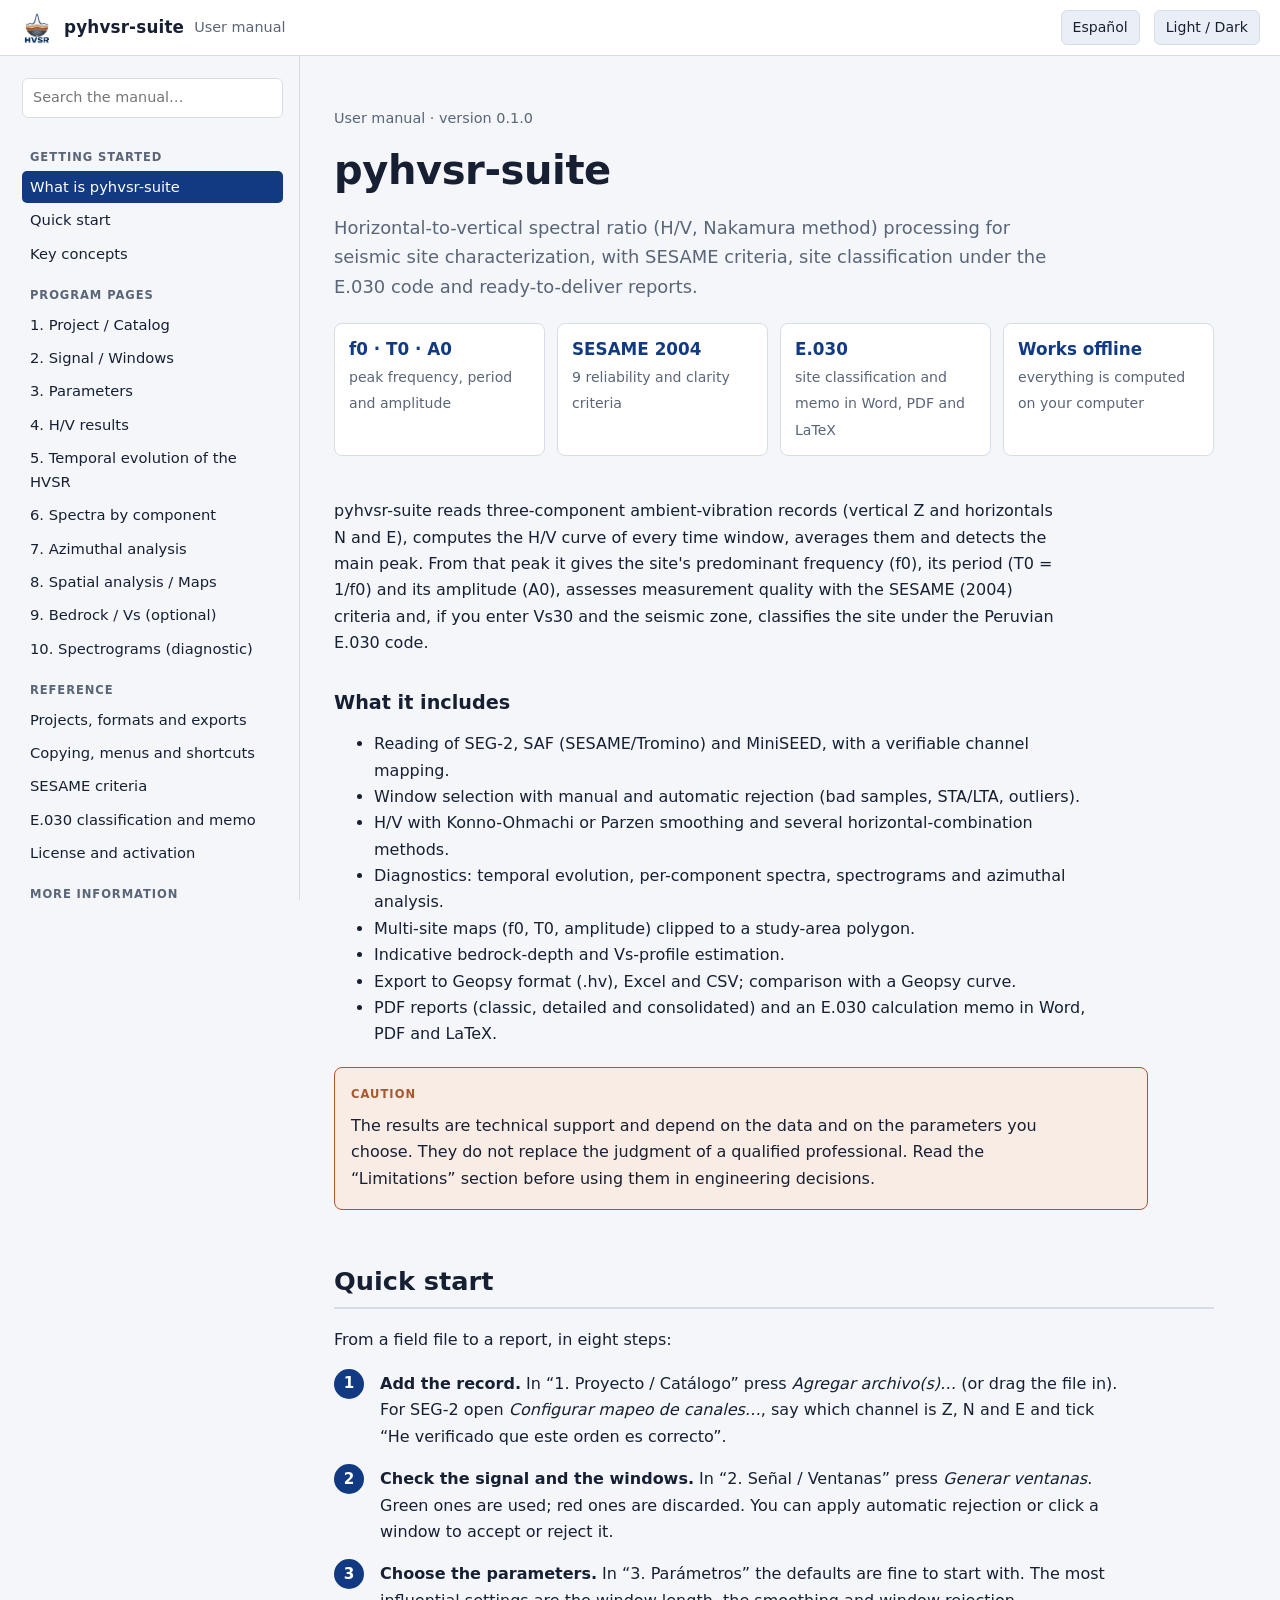
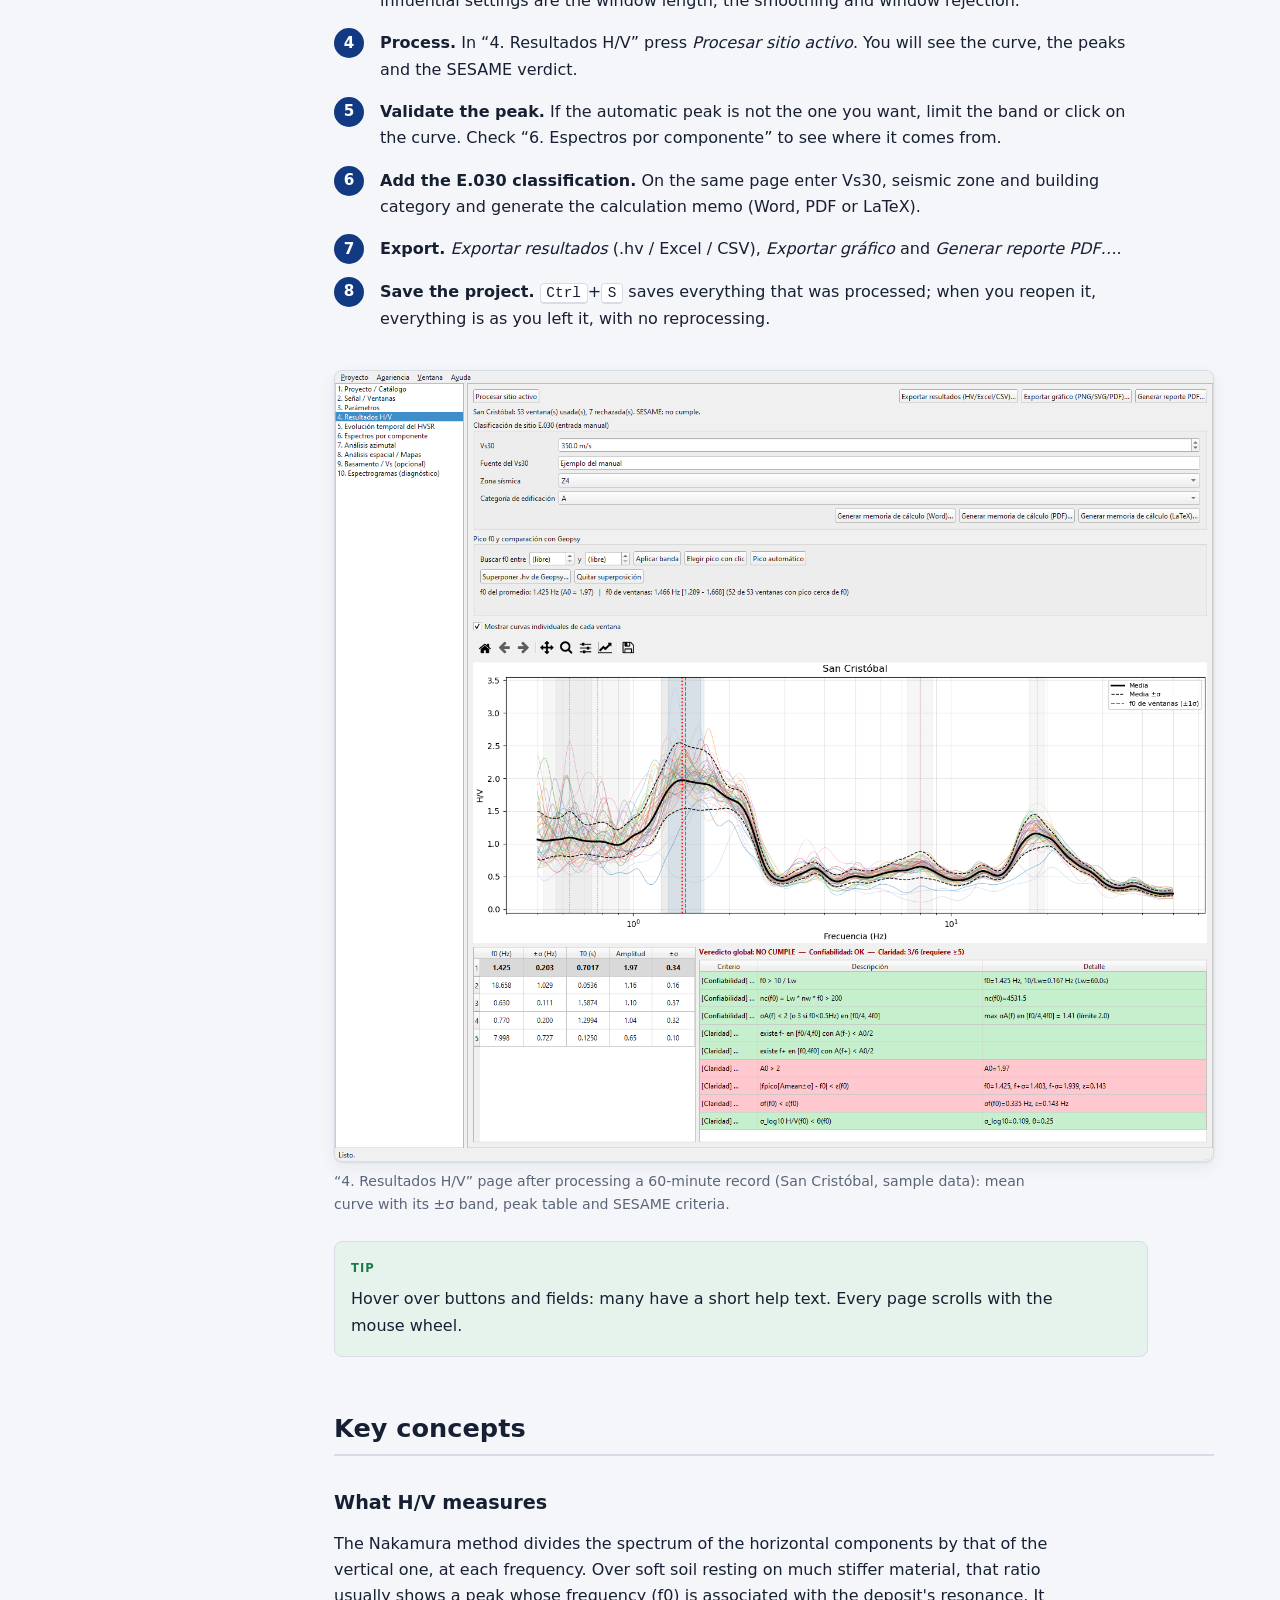
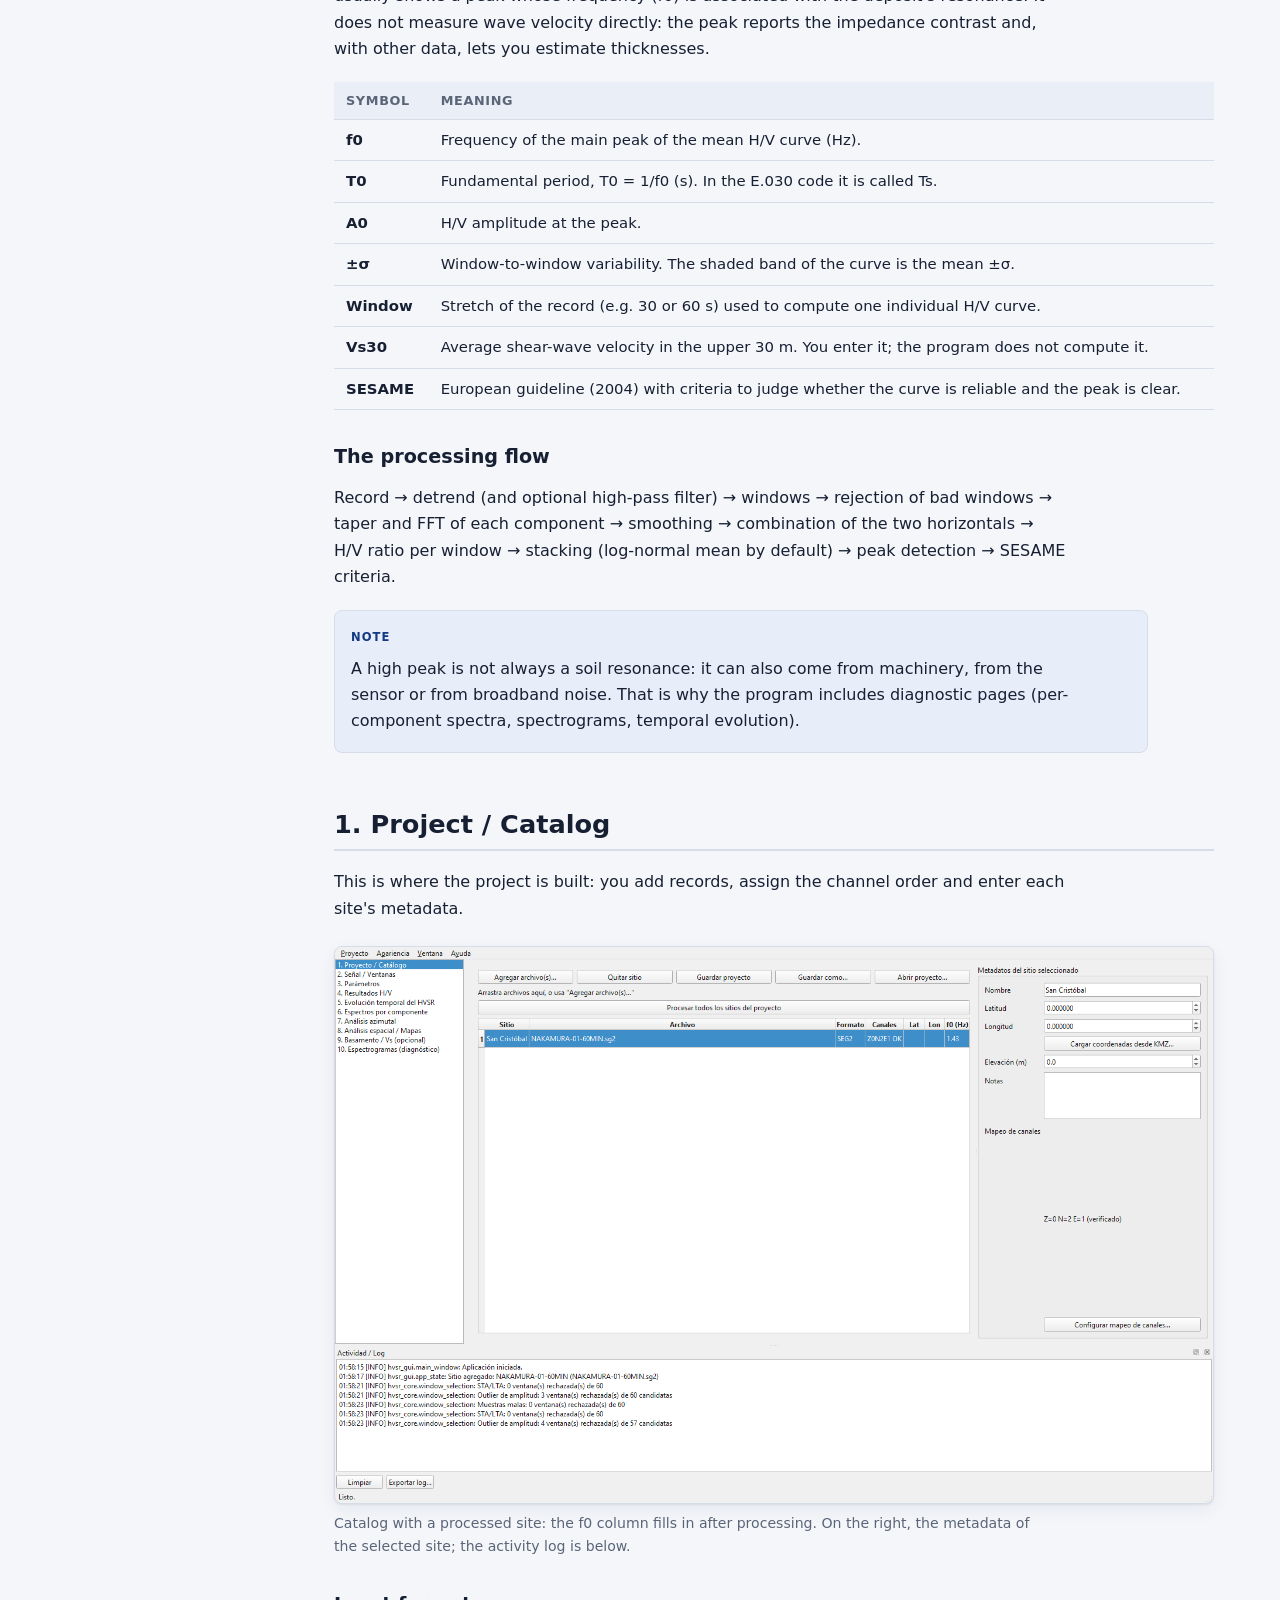
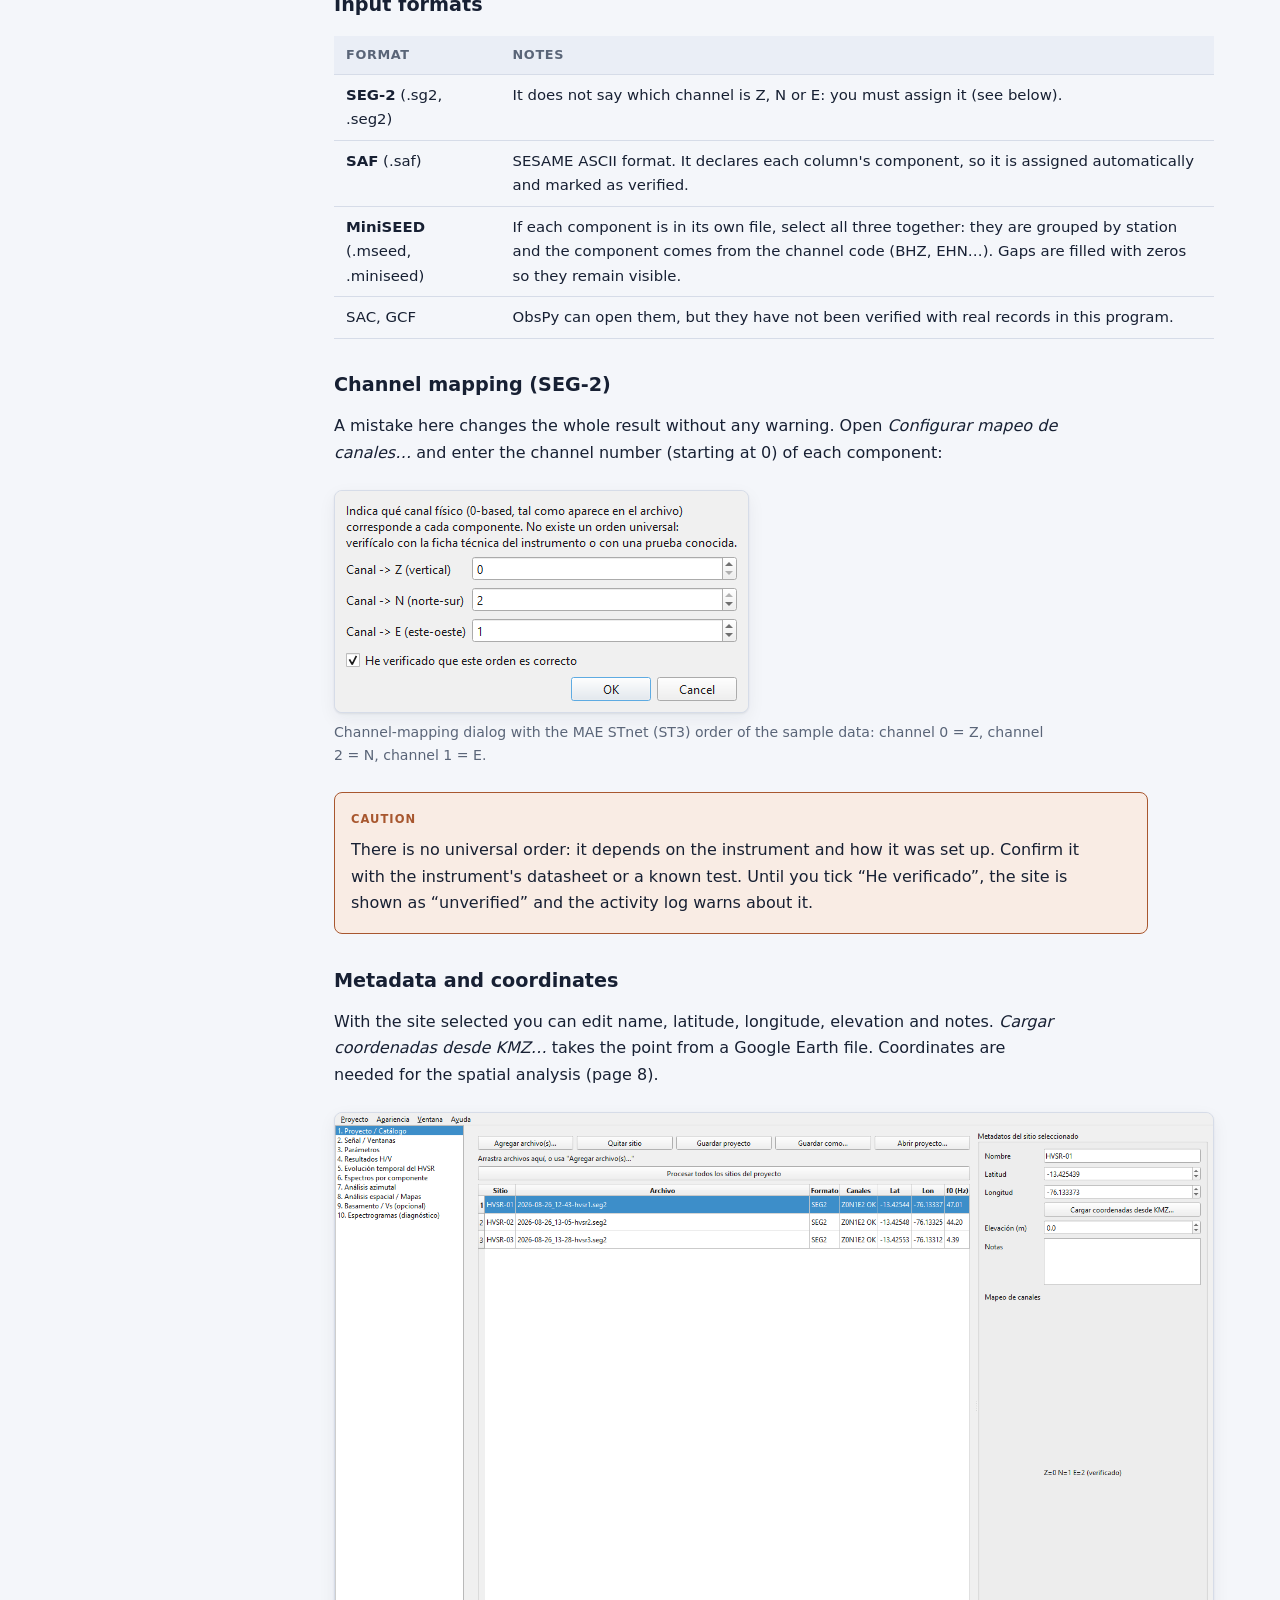
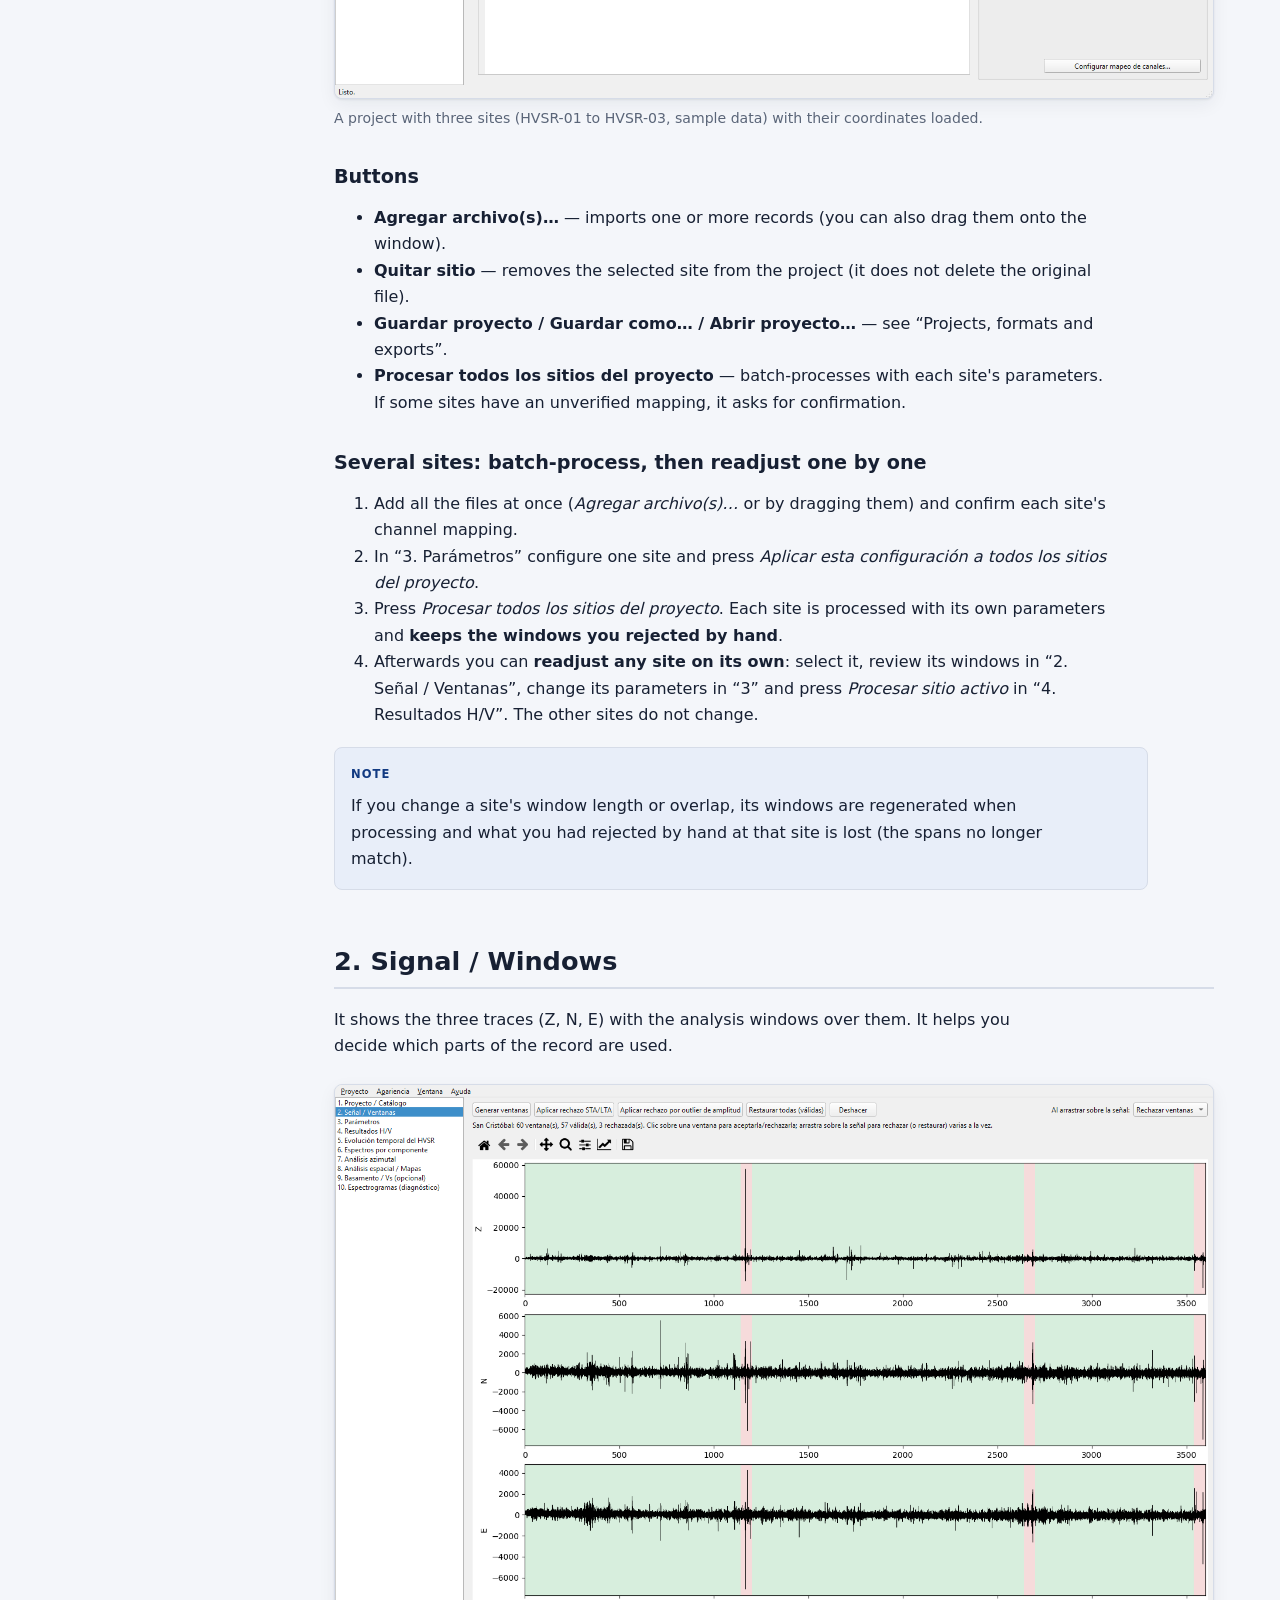
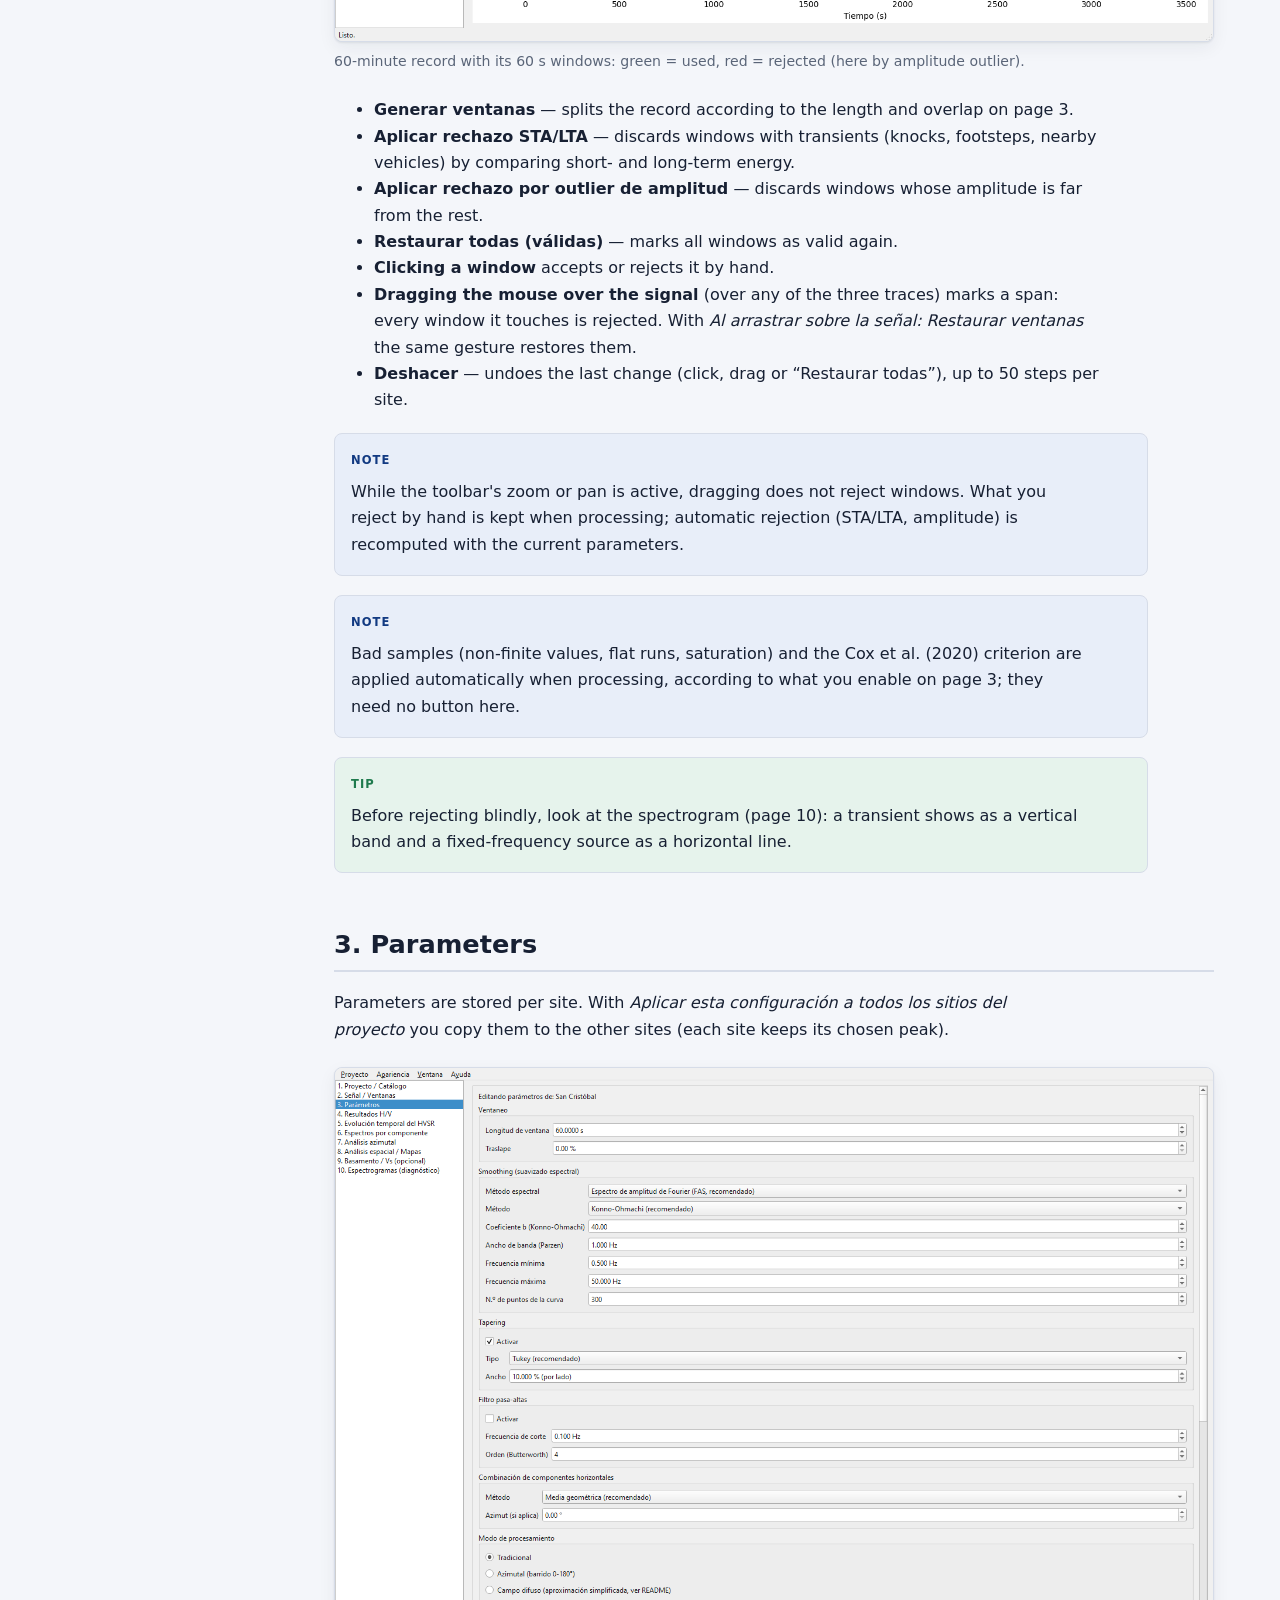
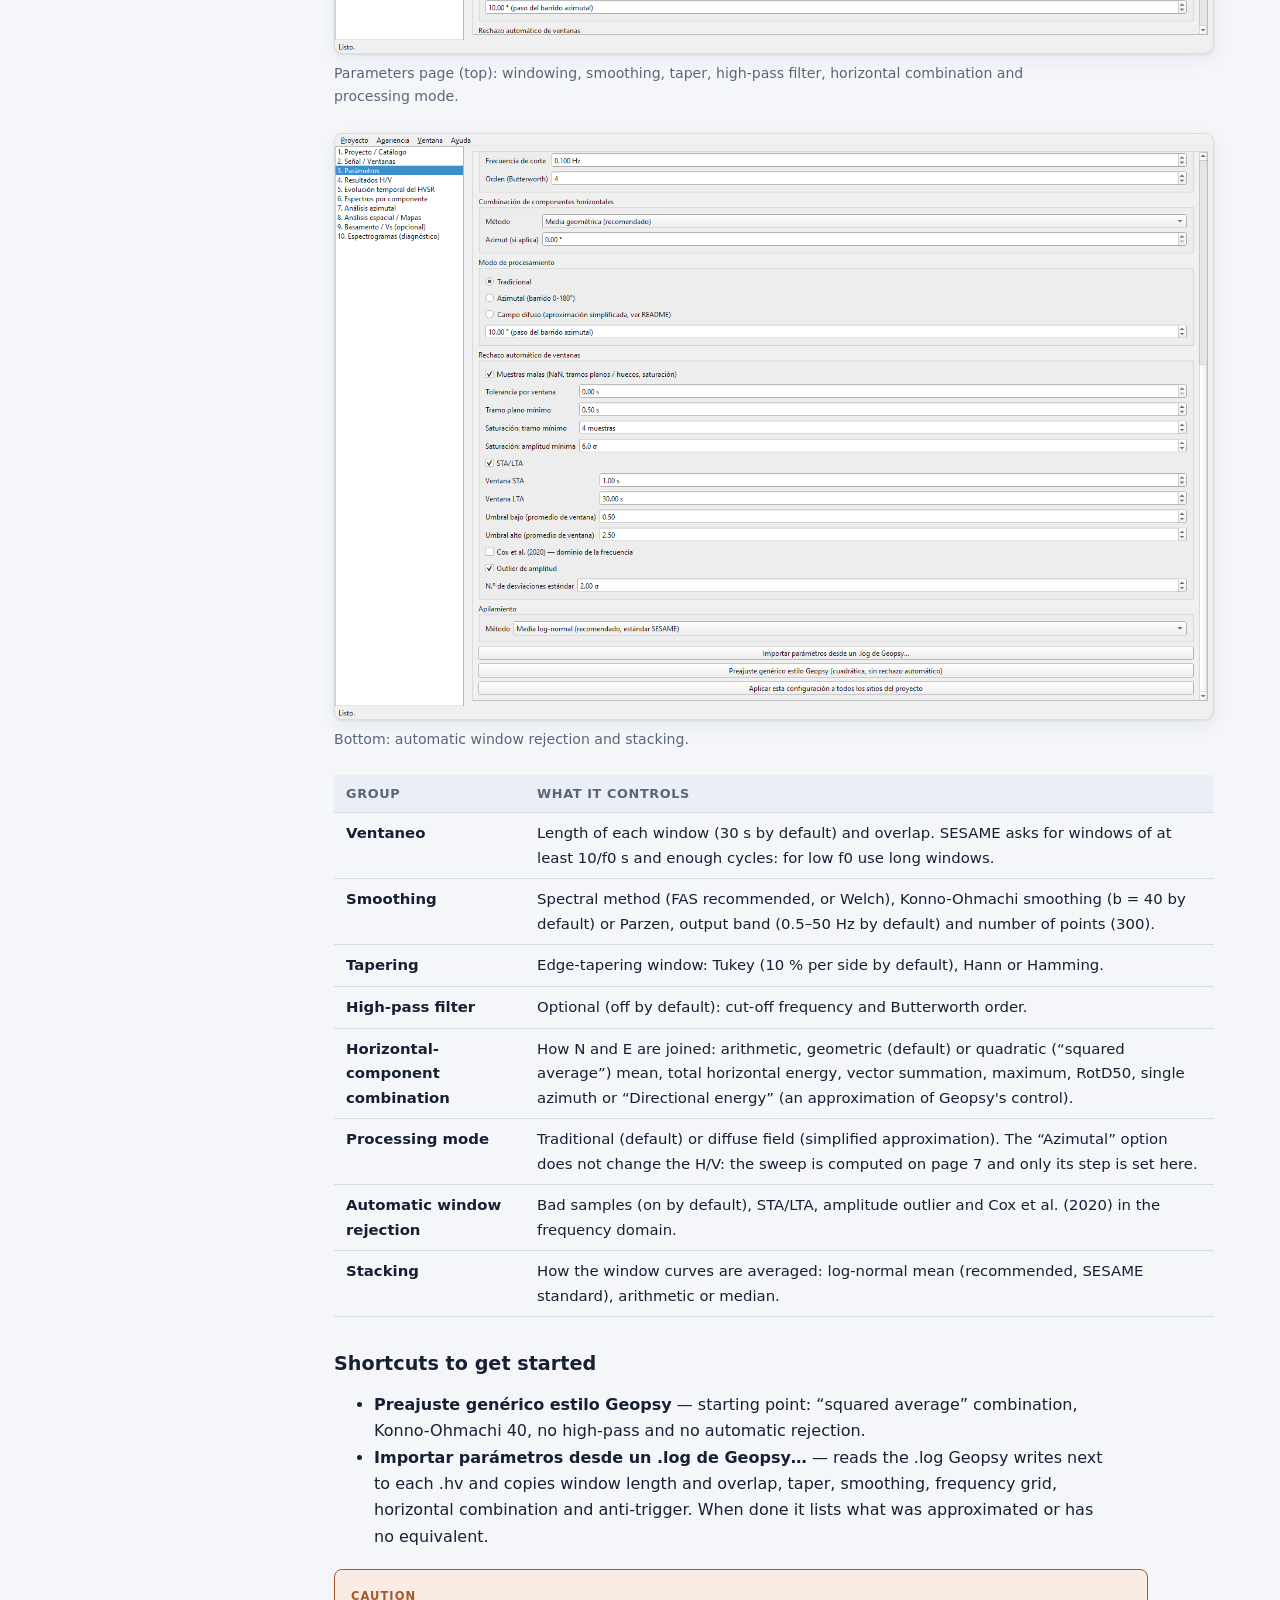
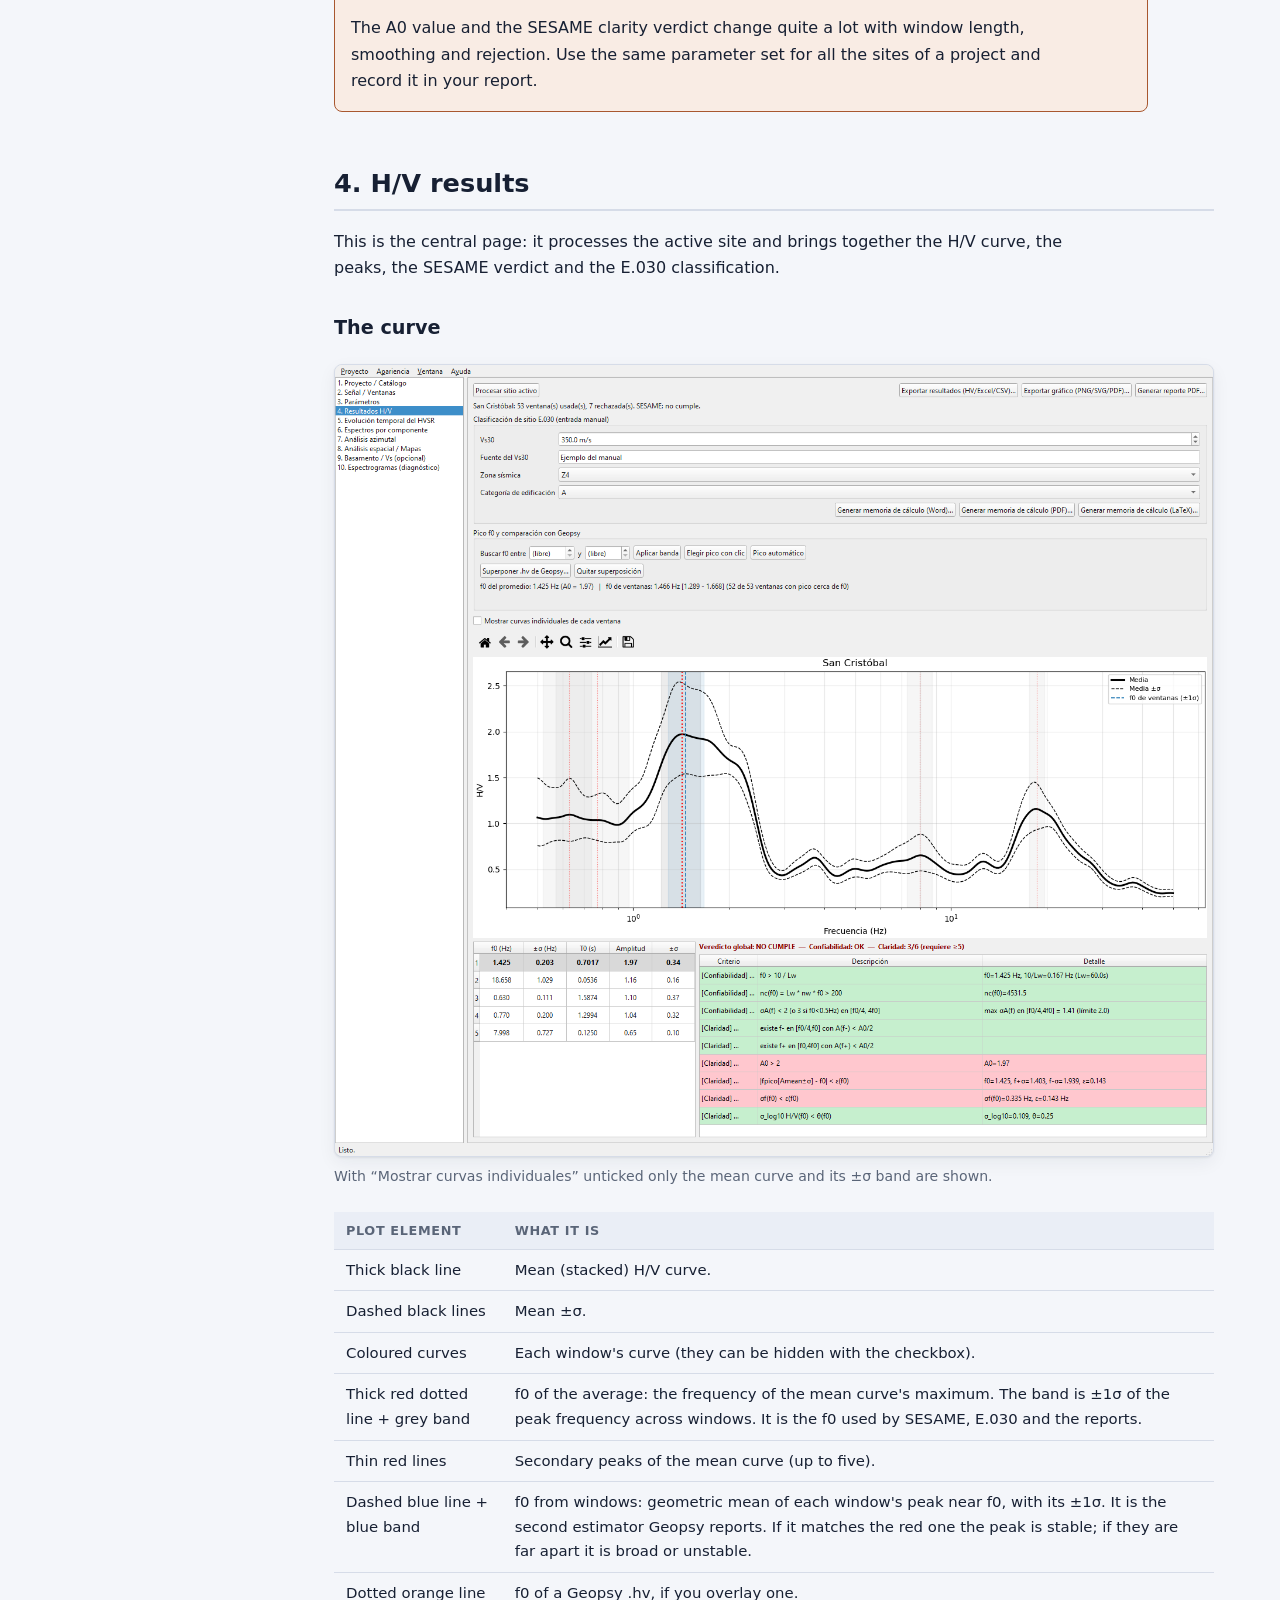
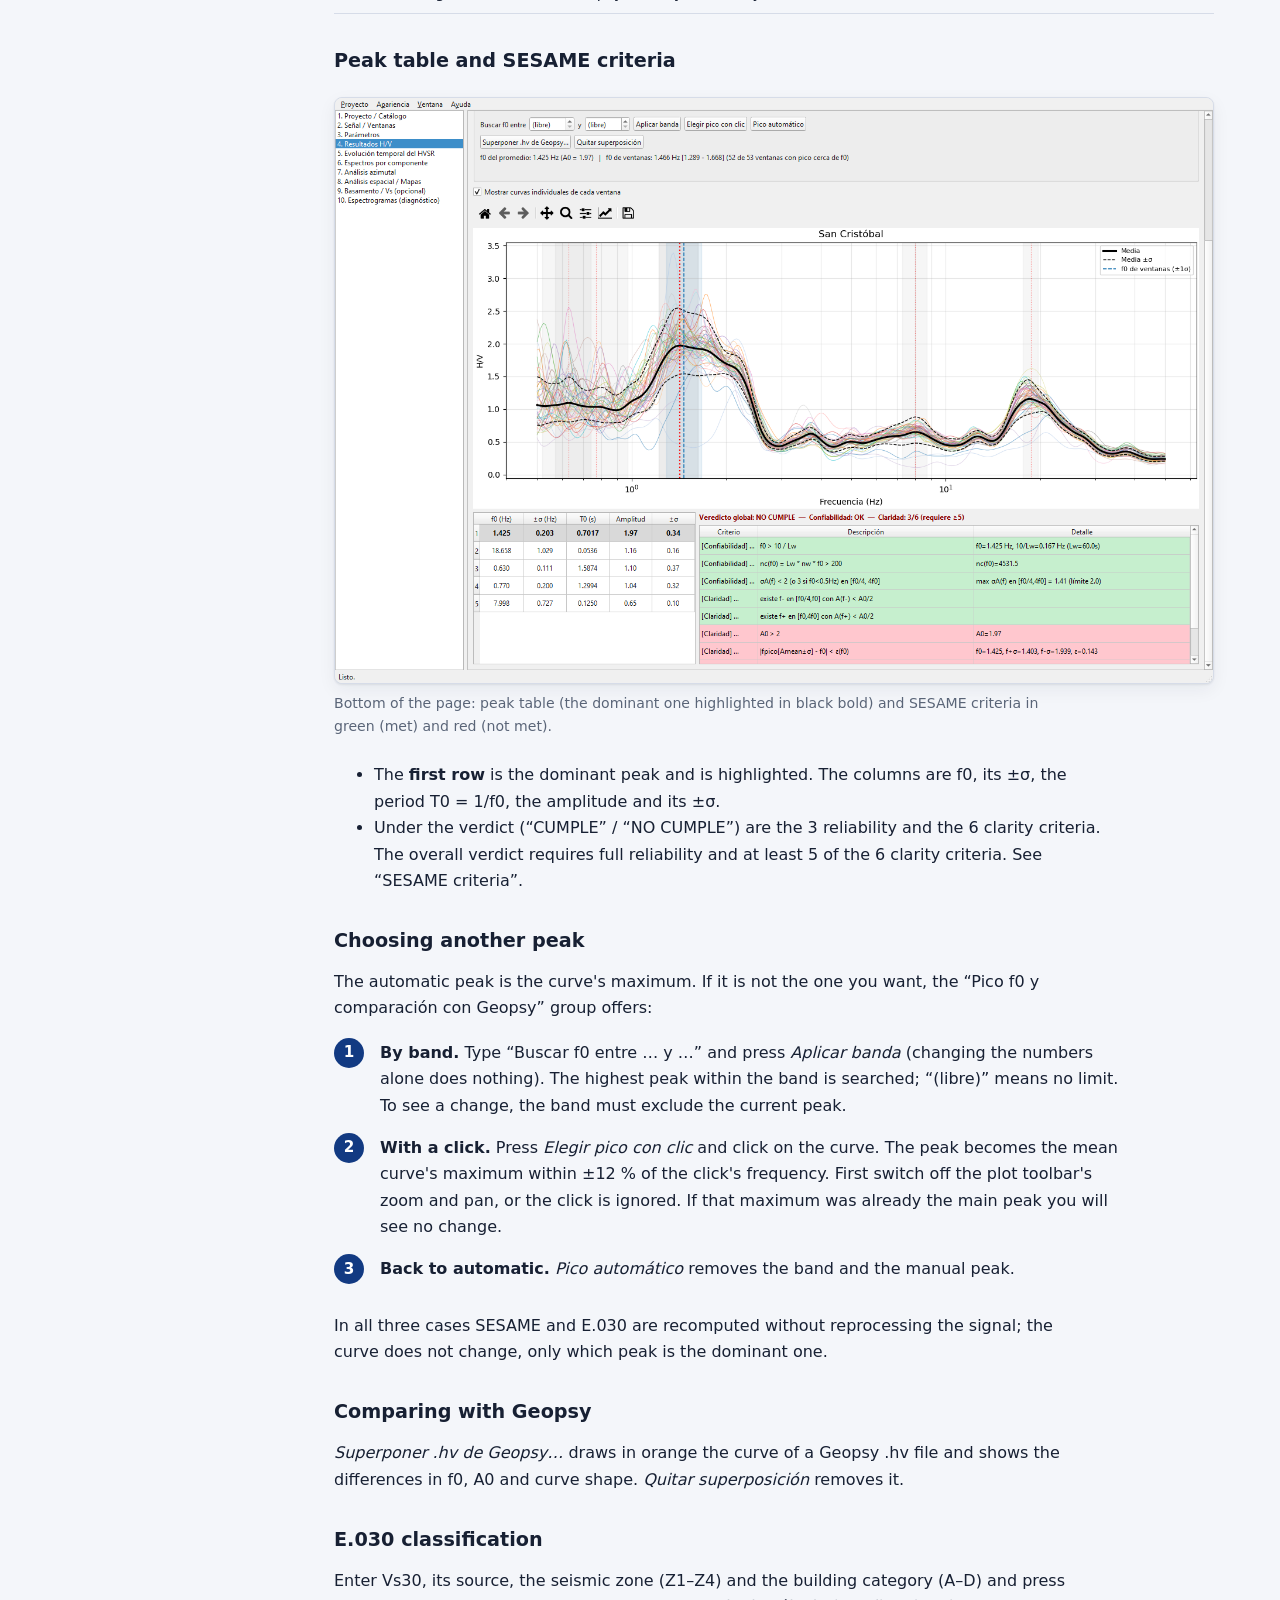
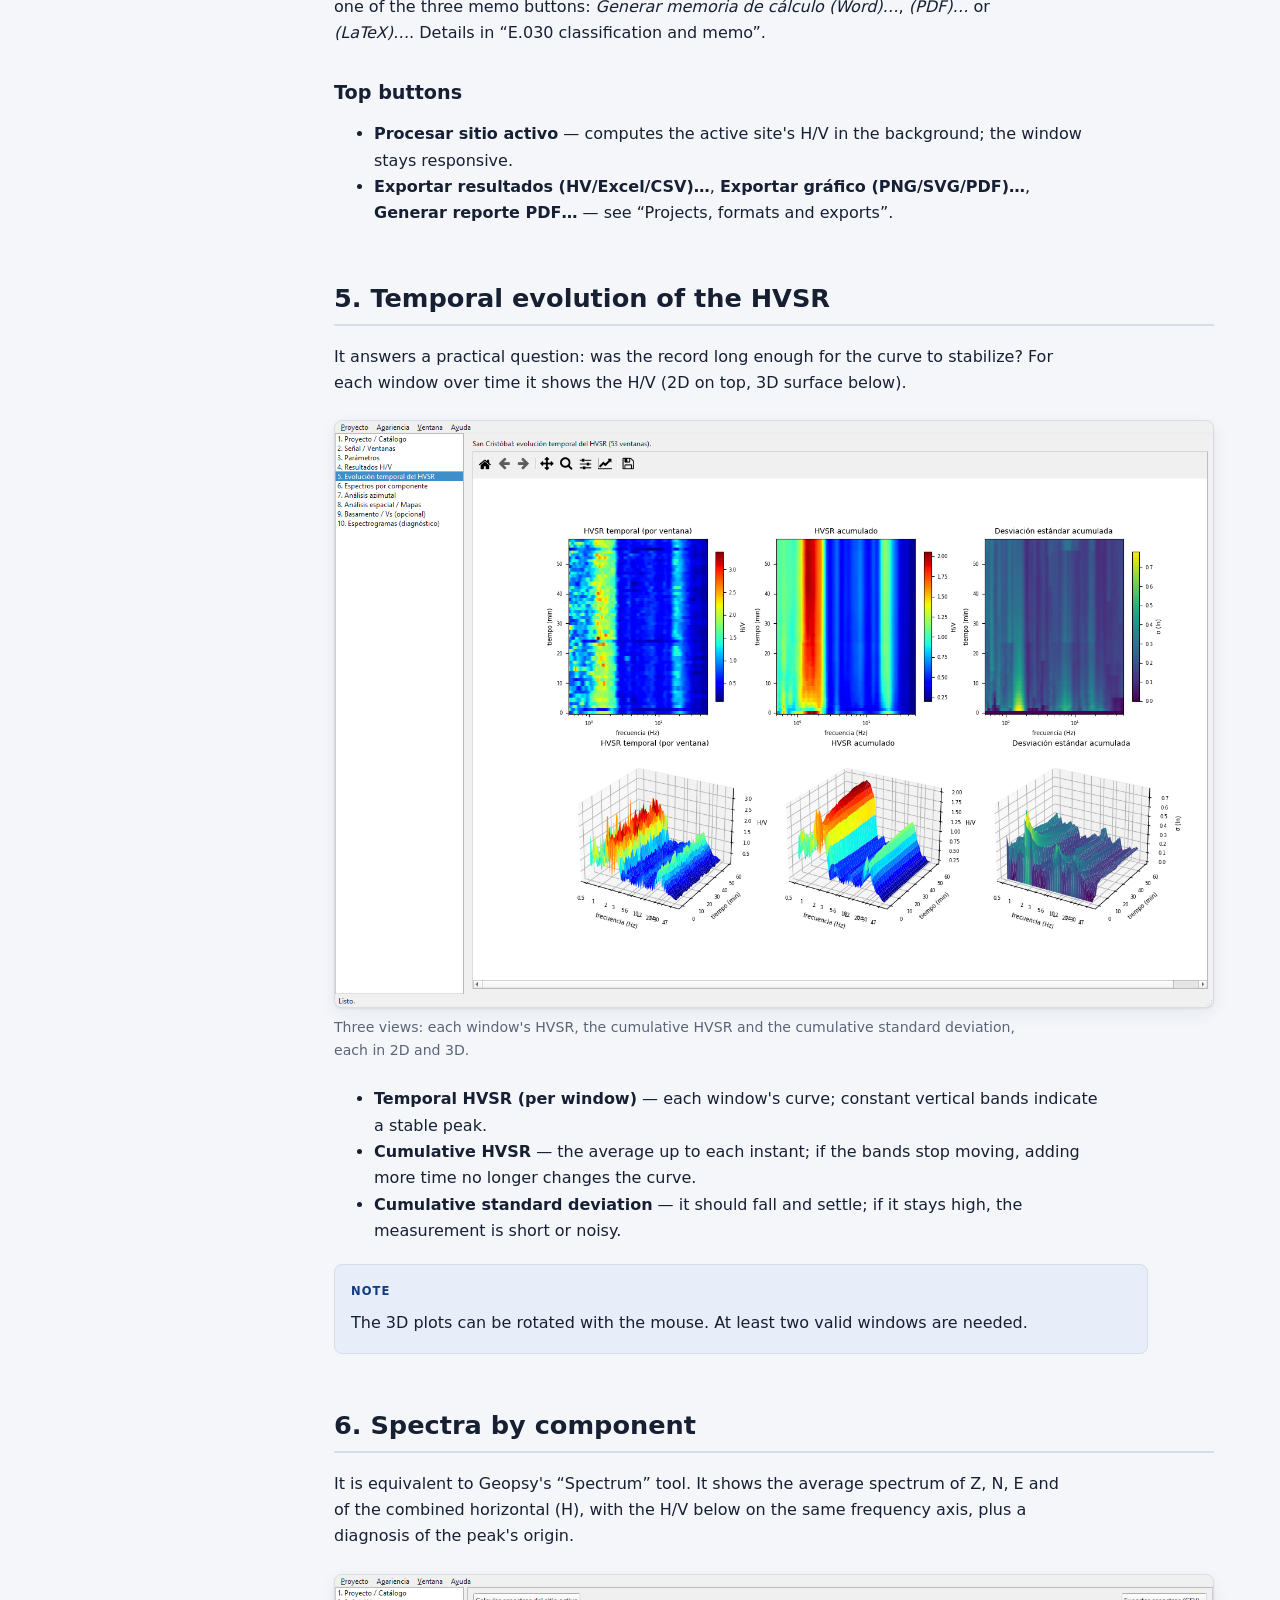
<file: index.html>
<!doctype html>
<html lang="es">
<head>
<meta charset="utf-8">
<meta name="viewport" content="width=device-width, initial-scale=1">
<title>pyhvsr-suite — Manual / User manual</title>
<link rel="icon" href="img/logo.png">
<link rel="stylesheet" href="style.css">
<style>
  body { display: grid; min-height: 100vh; place-items: center; padding: 24px; }
  .choose { text-align: center; max-width: 520px; }
  .choose img { width: 120px; height: auto; }
  .choose h1 { margin: .3em 0 .1em; }
  .choose .meta { margin-bottom: 1.6em; }
  .choose .buttons { display: flex; gap: 14px; justify-content: center; flex-wrap: wrap; }
  .choose a.big {
    min-width: 190px; padding: 14px 22px; border-radius: 8px; text-decoration: none; font-weight: 700;
    background: var(--accent); color: var(--accent-ink);
  }
  .choose a.big.alt { background: var(--surface); color: var(--text); border: 1px solid var(--line); }
</style>
</head>
<body>
<div class="choose">
  <img src="img/logo.png" alt="pyhvsr-suite">
  <h1>pyhvsr-suite</h1>
  <p class="meta">v0.1.0 · JLVSpectra Labs co.</p>
  <div class="buttons">
    <a class="big" href="manual_es.html" data-lang-switch="es">Manual de usuario (español)</a>
    <a class="big alt" href="manual_en.html" data-lang-switch="en">User manual (English)</a>
  </div>
</div>
<script src="manual.js"></script>
<script>
  /* Abre directamente el idioma recordado o el del navegador; si no hay JavaScript, se ven los dos botones. */
  (function () {
    var lang = null;
    try { lang = localStorage.getItem("hvsr-manual-lang"); } catch (e) {}
    if (lang !== "es" && lang !== "en") {
      lang = (navigator.language || "es").toLowerCase().indexOf("es") === 0 ? "es" : "en";
    }
    location.replace("manual_" + lang + ".html");
  })();
</script>
</body>
</html>
</file>
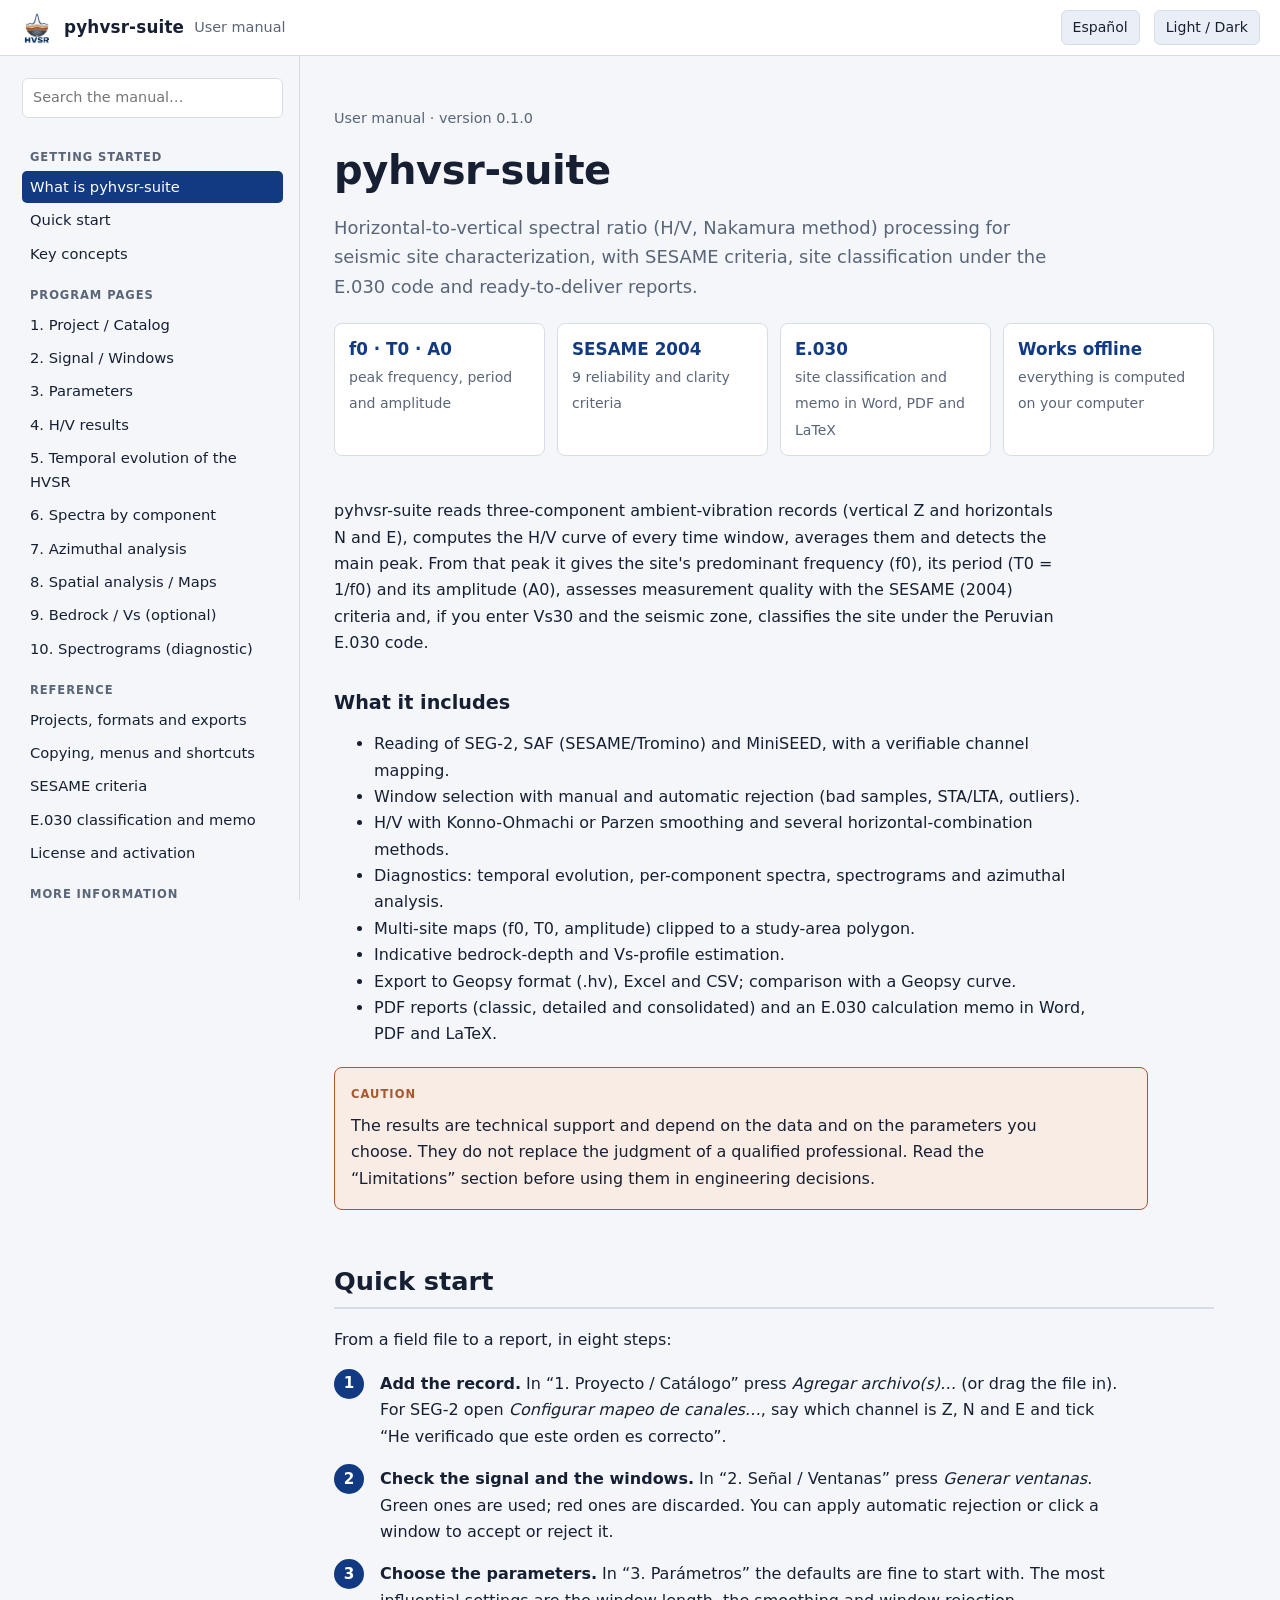
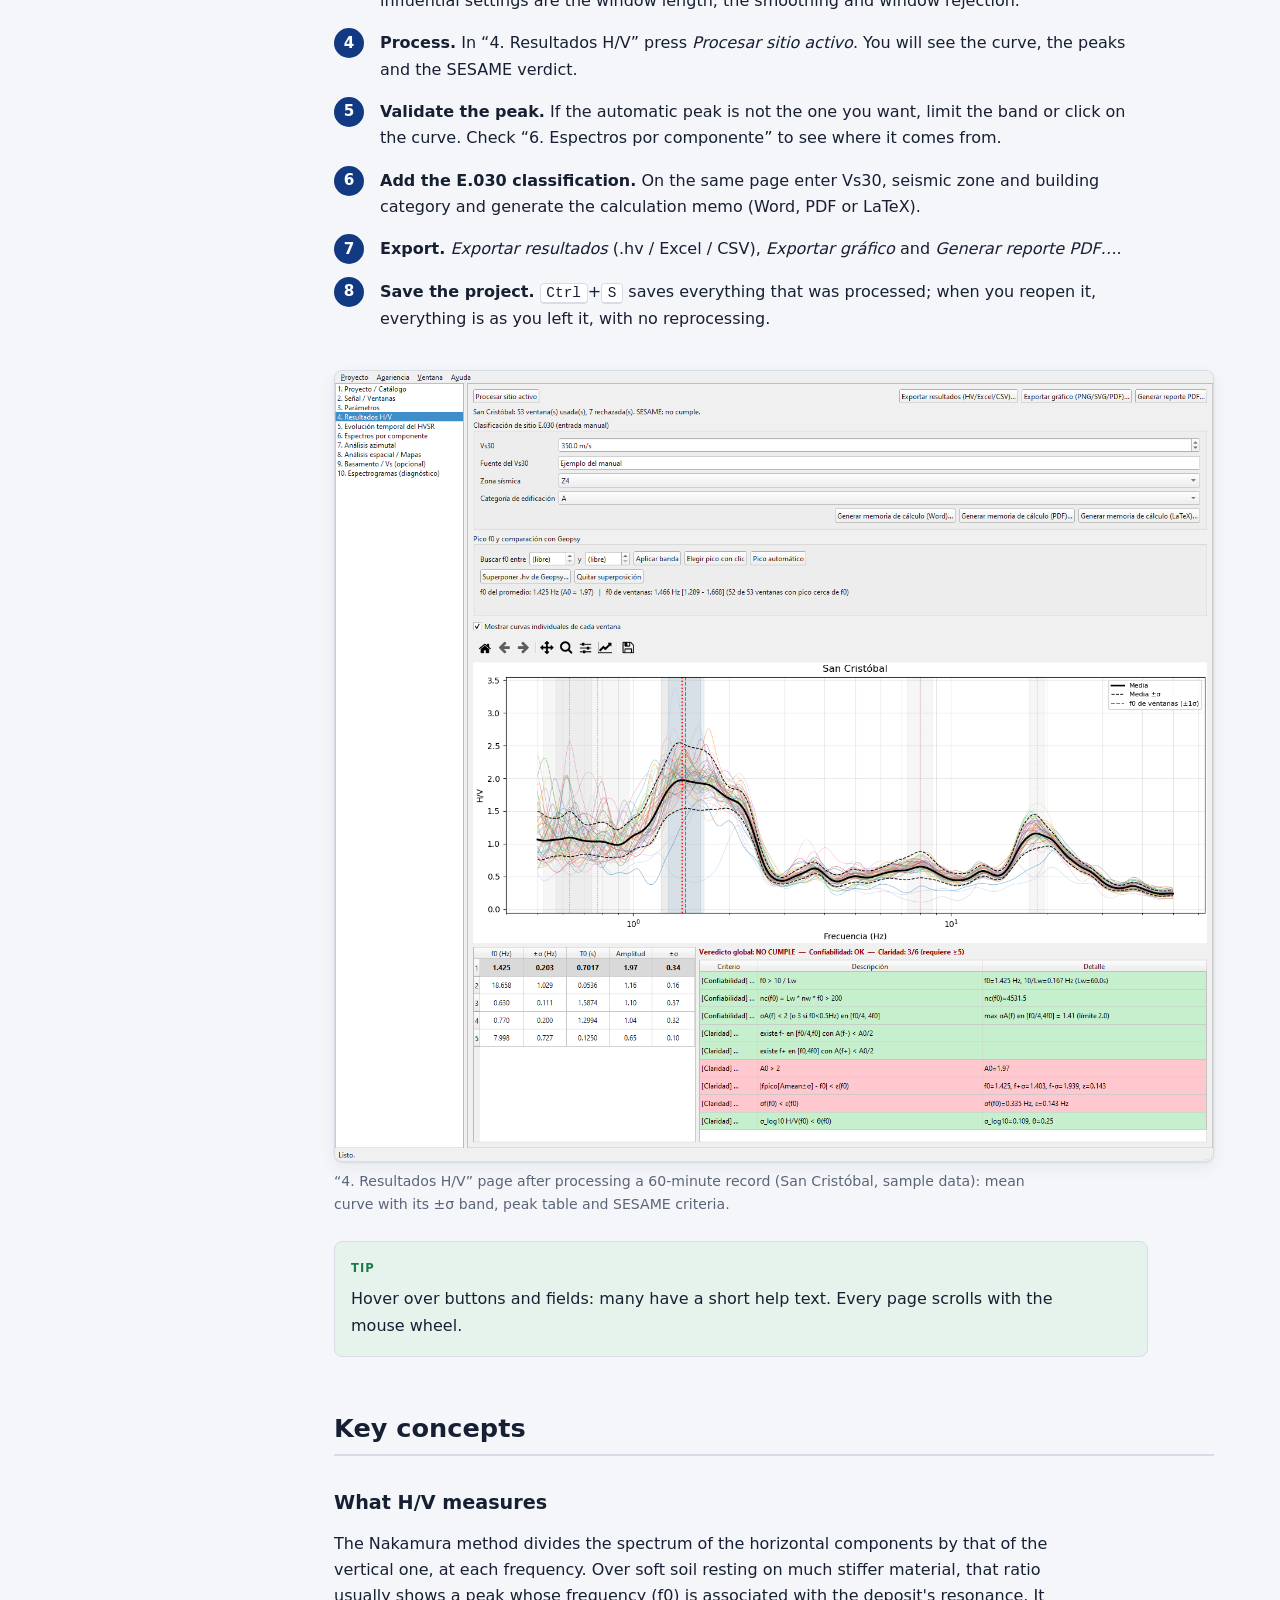
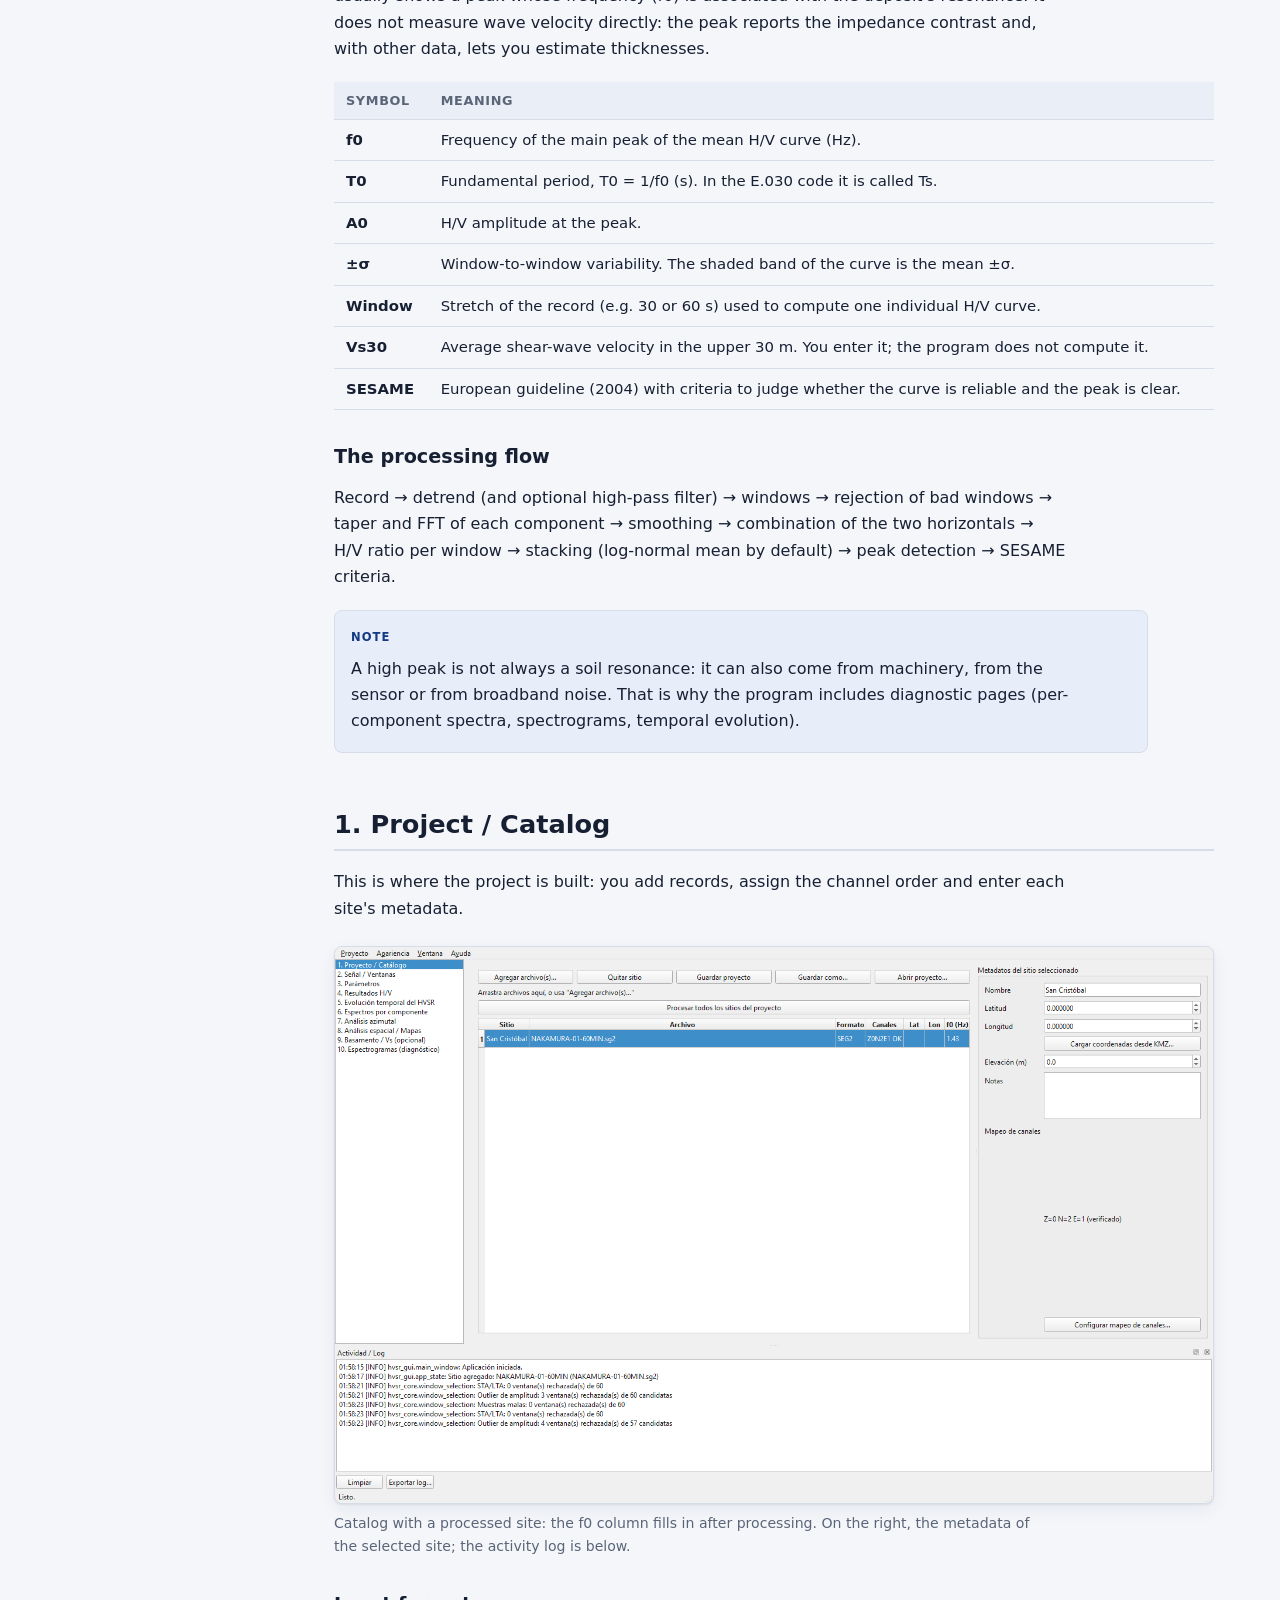
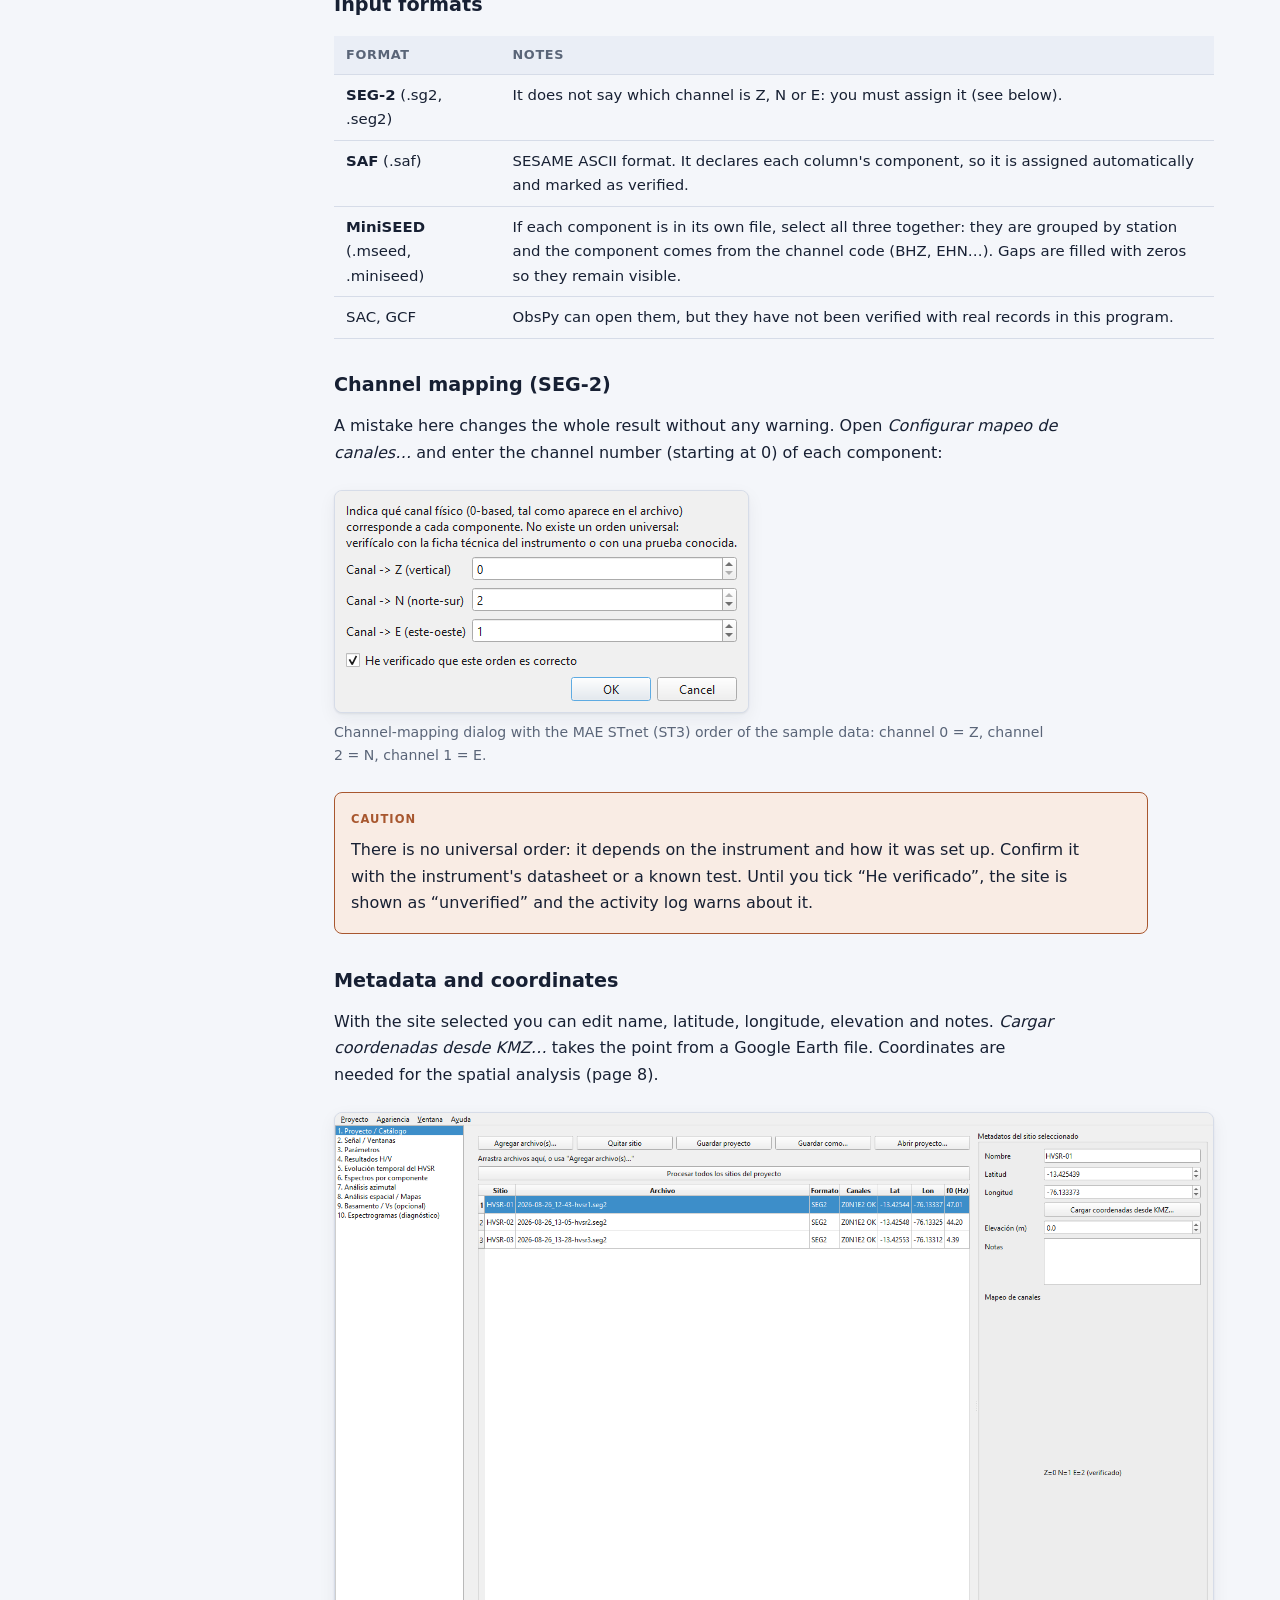
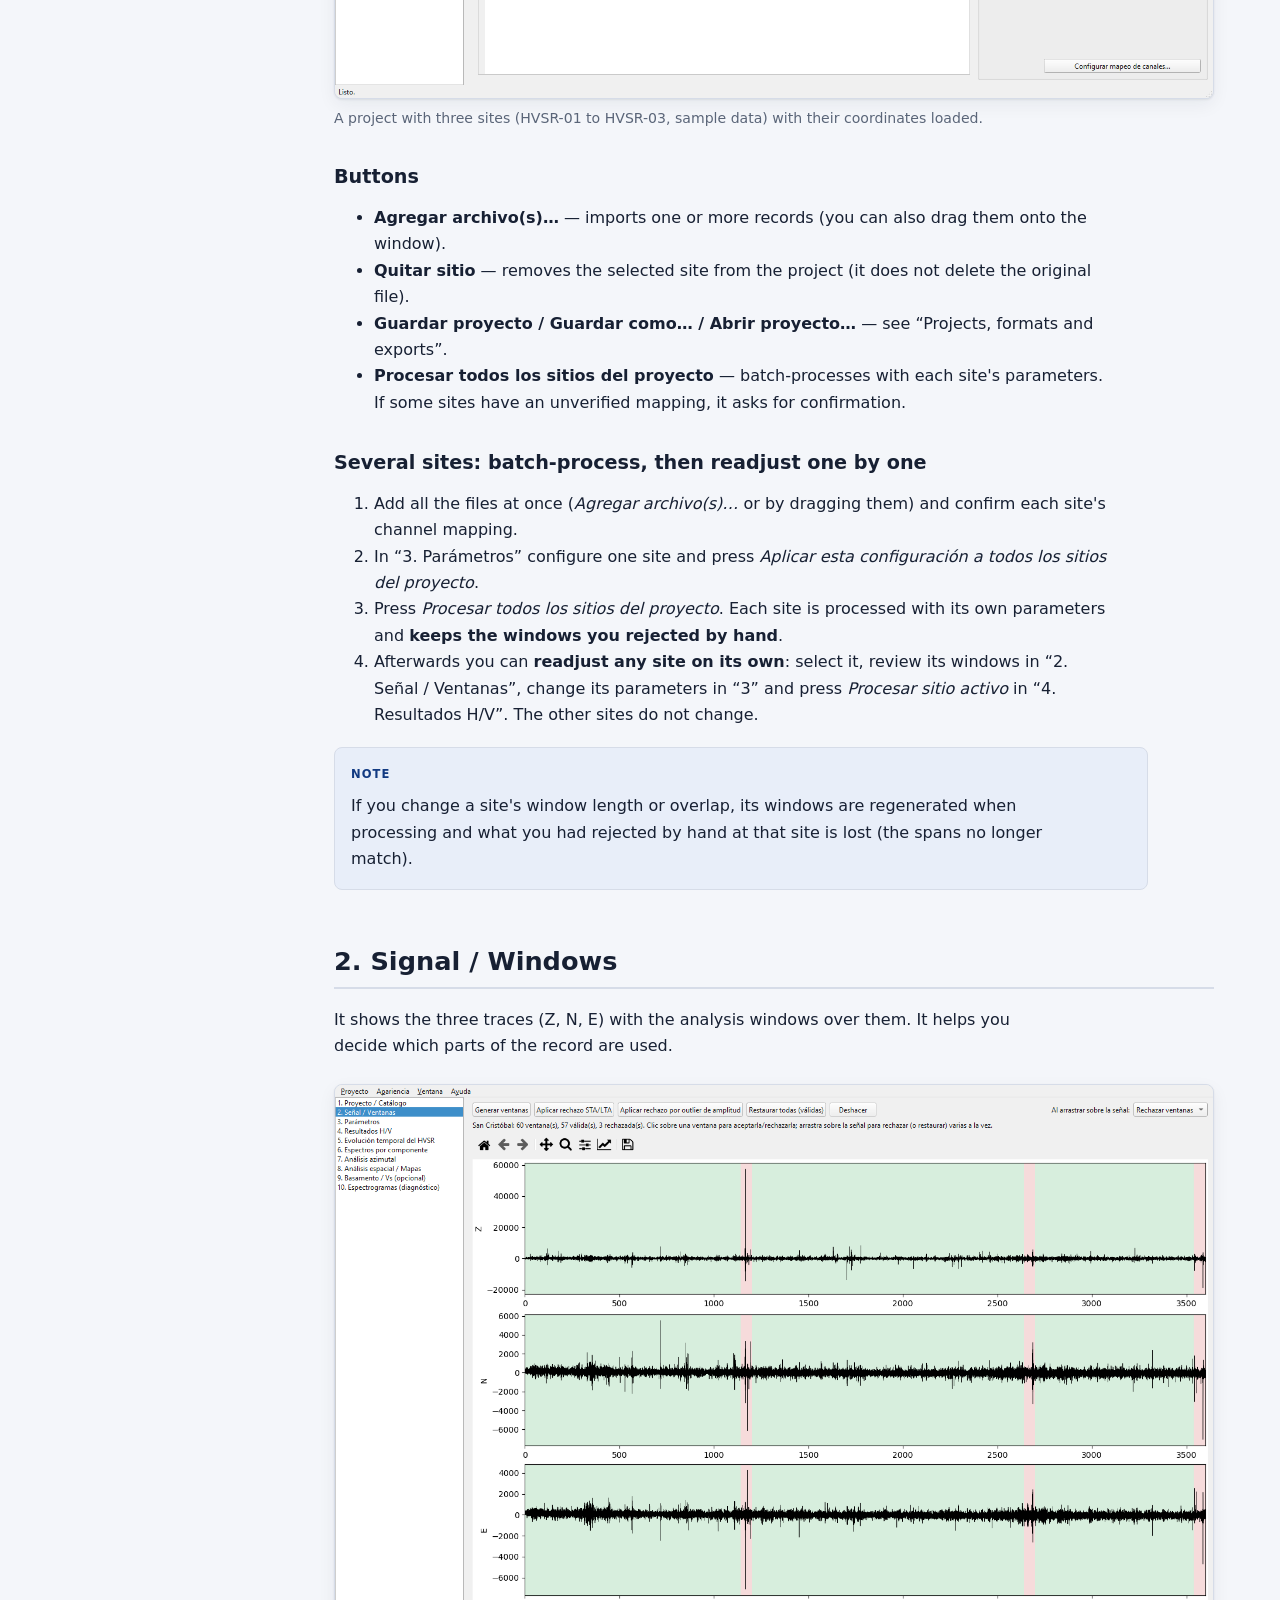
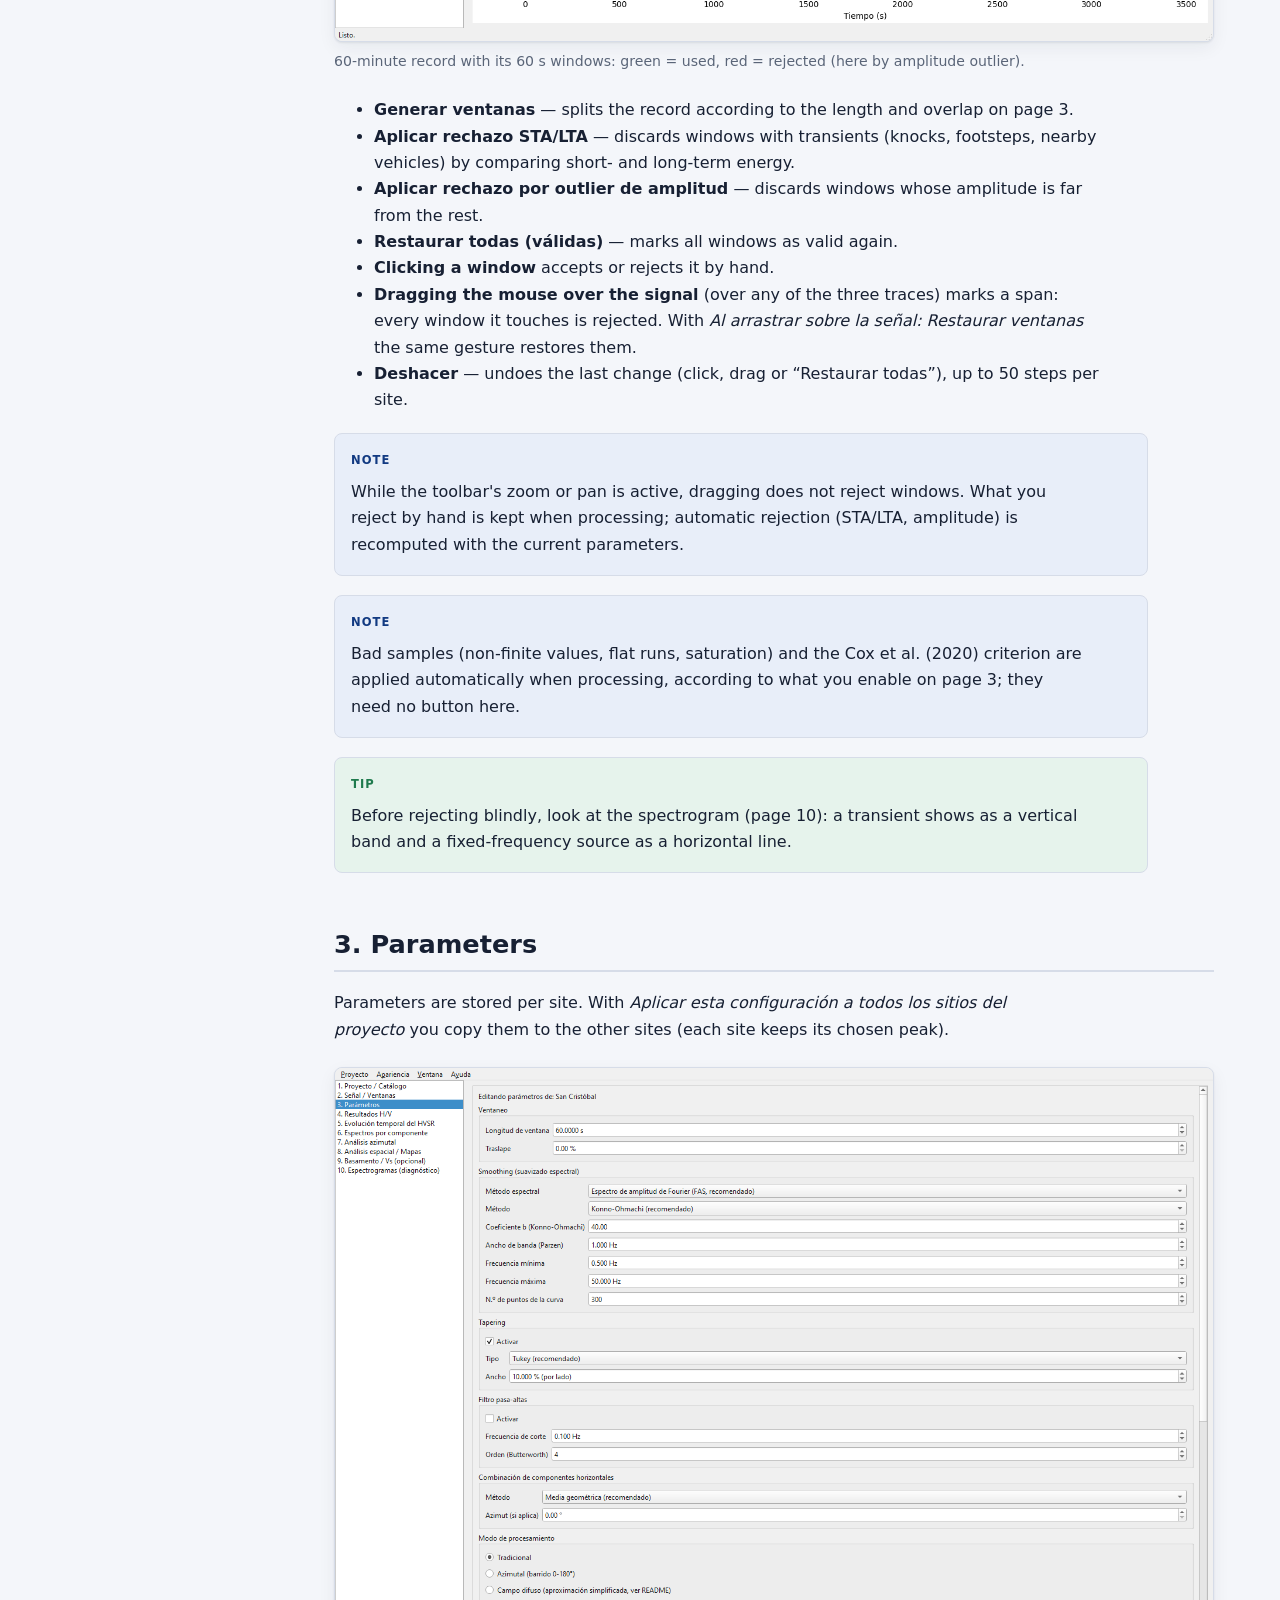
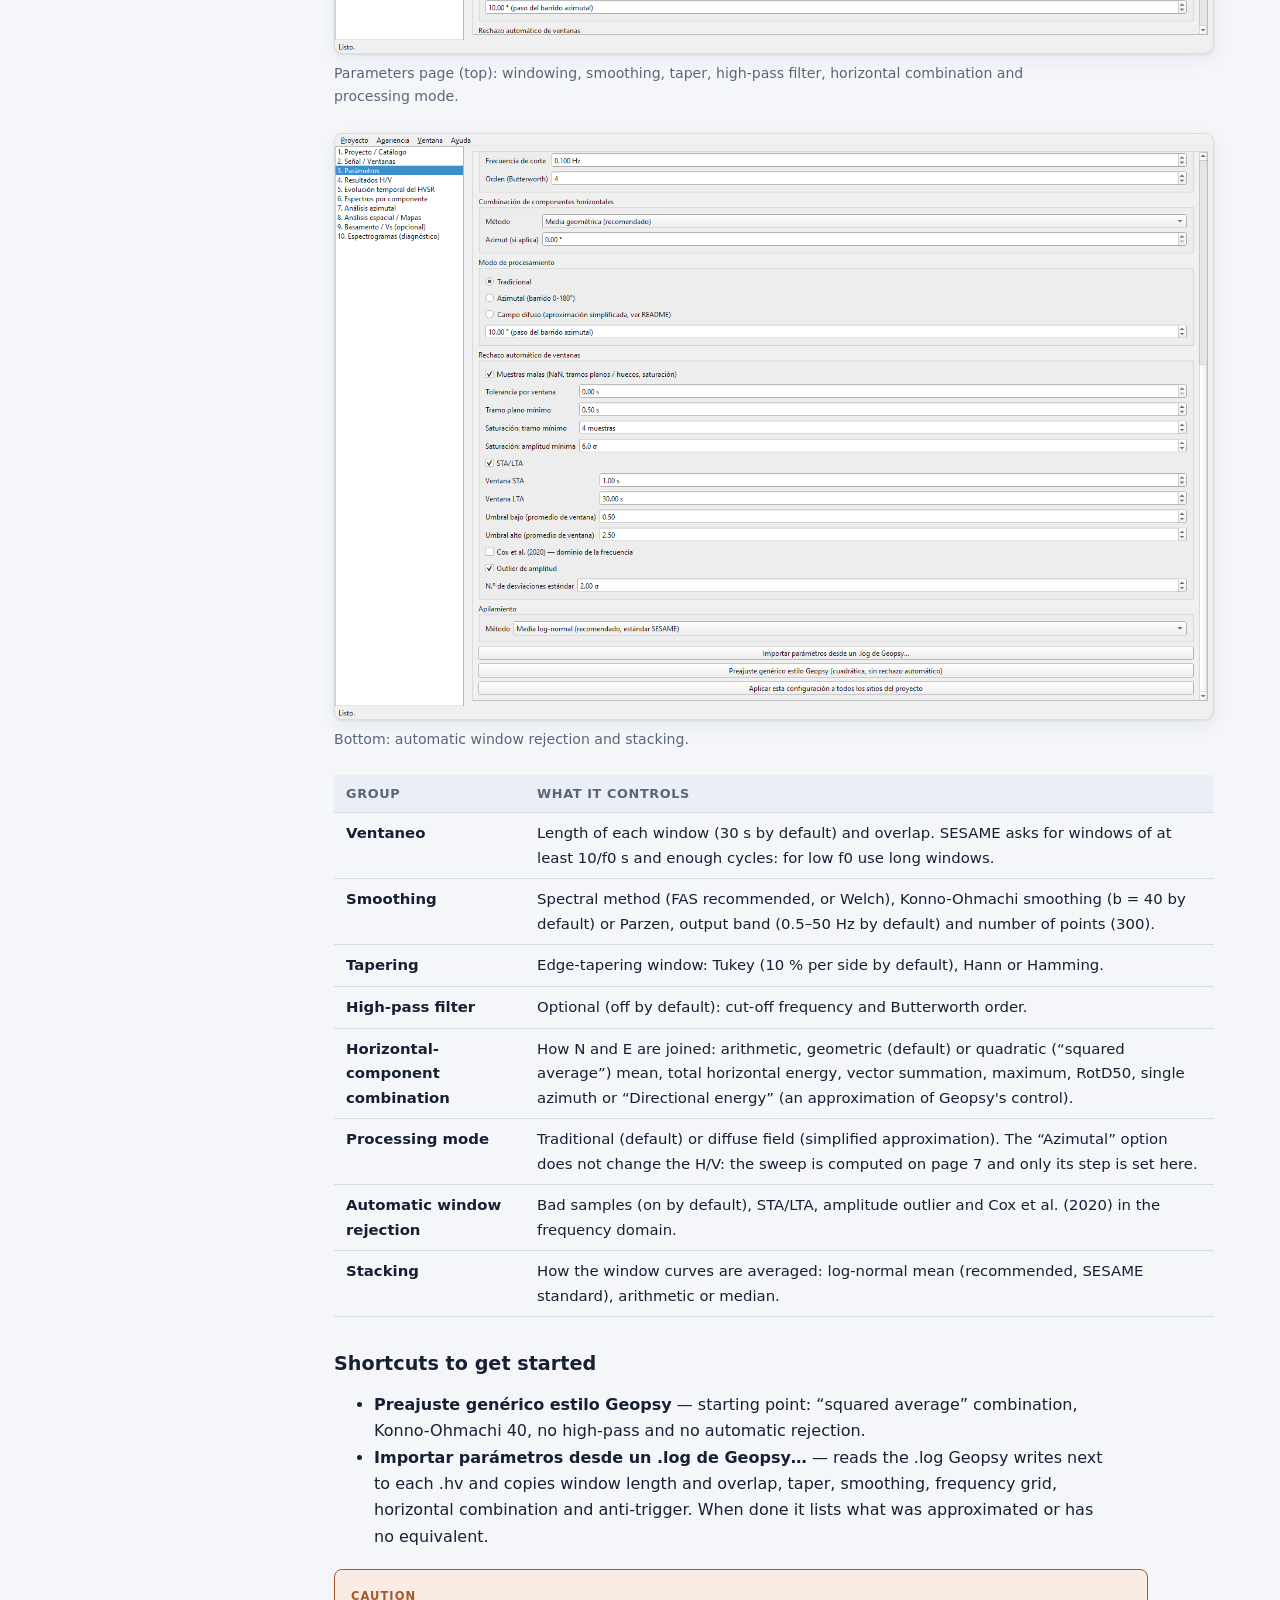
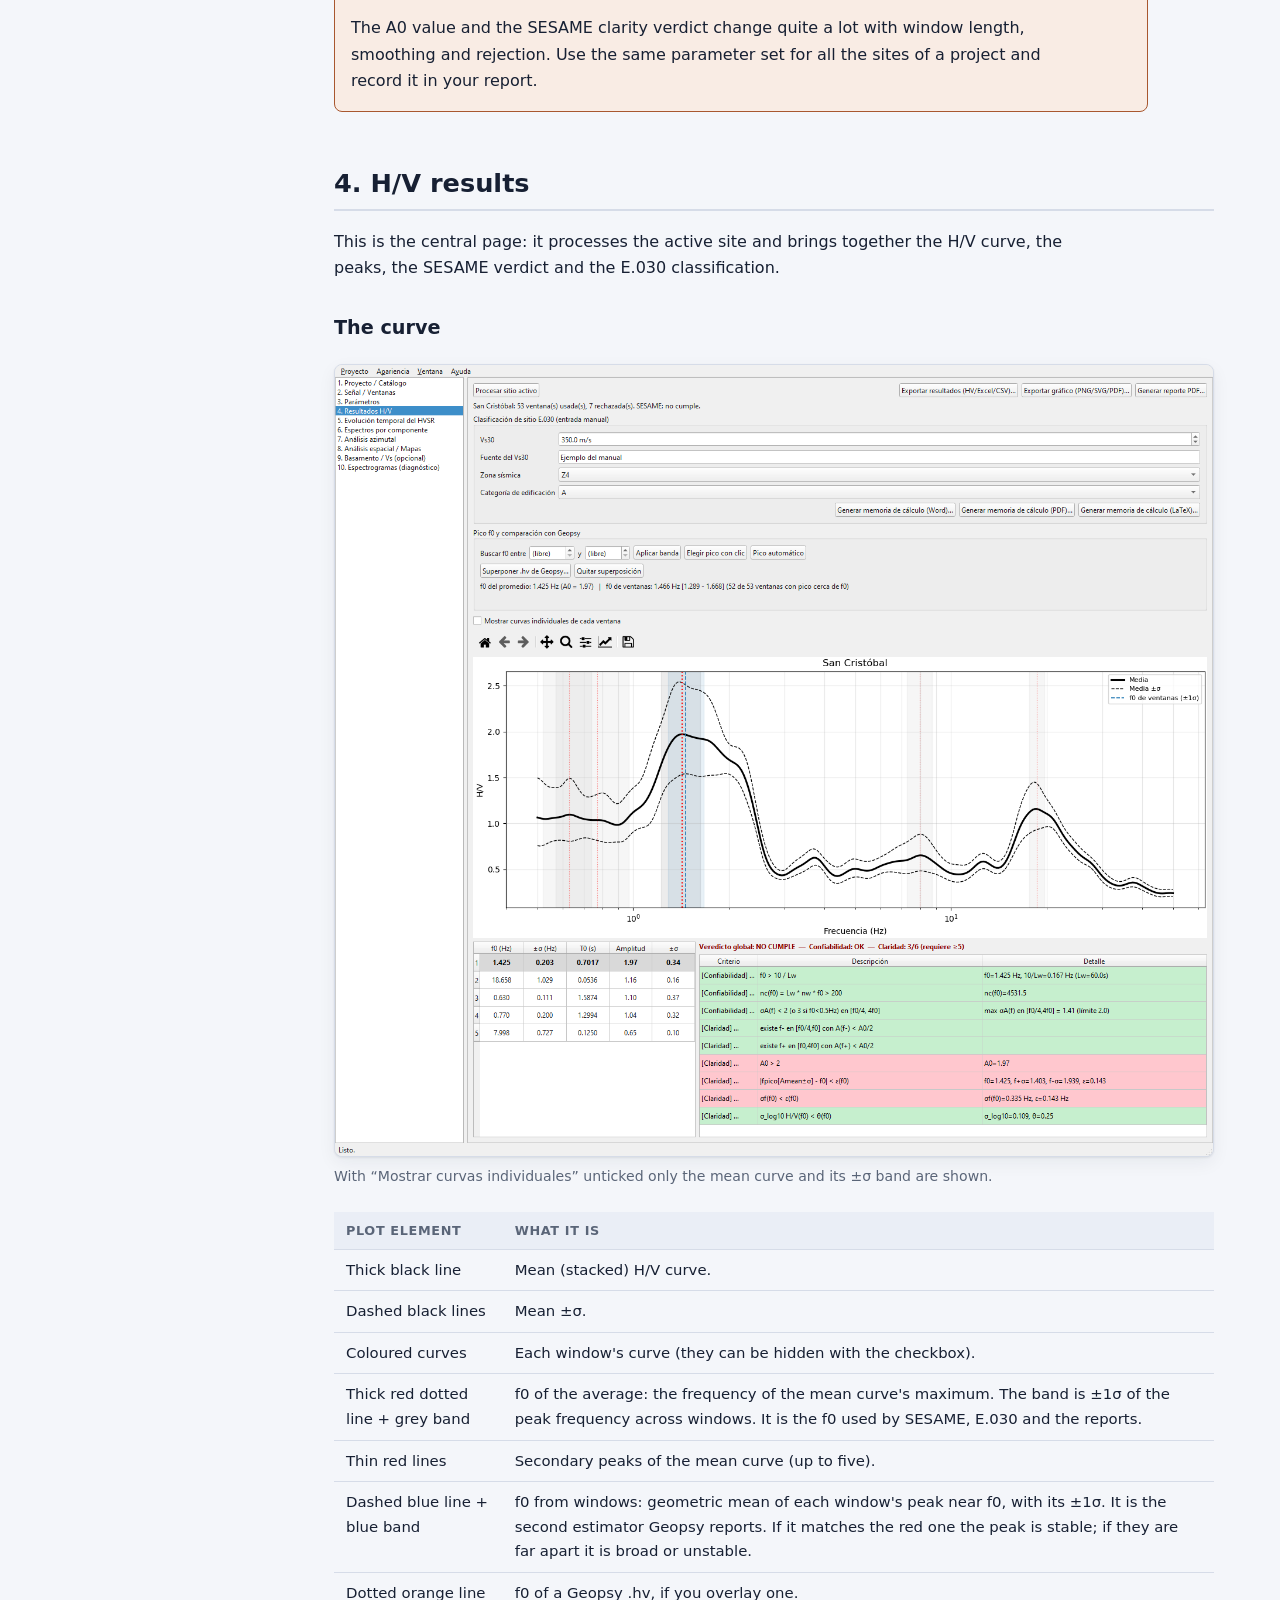
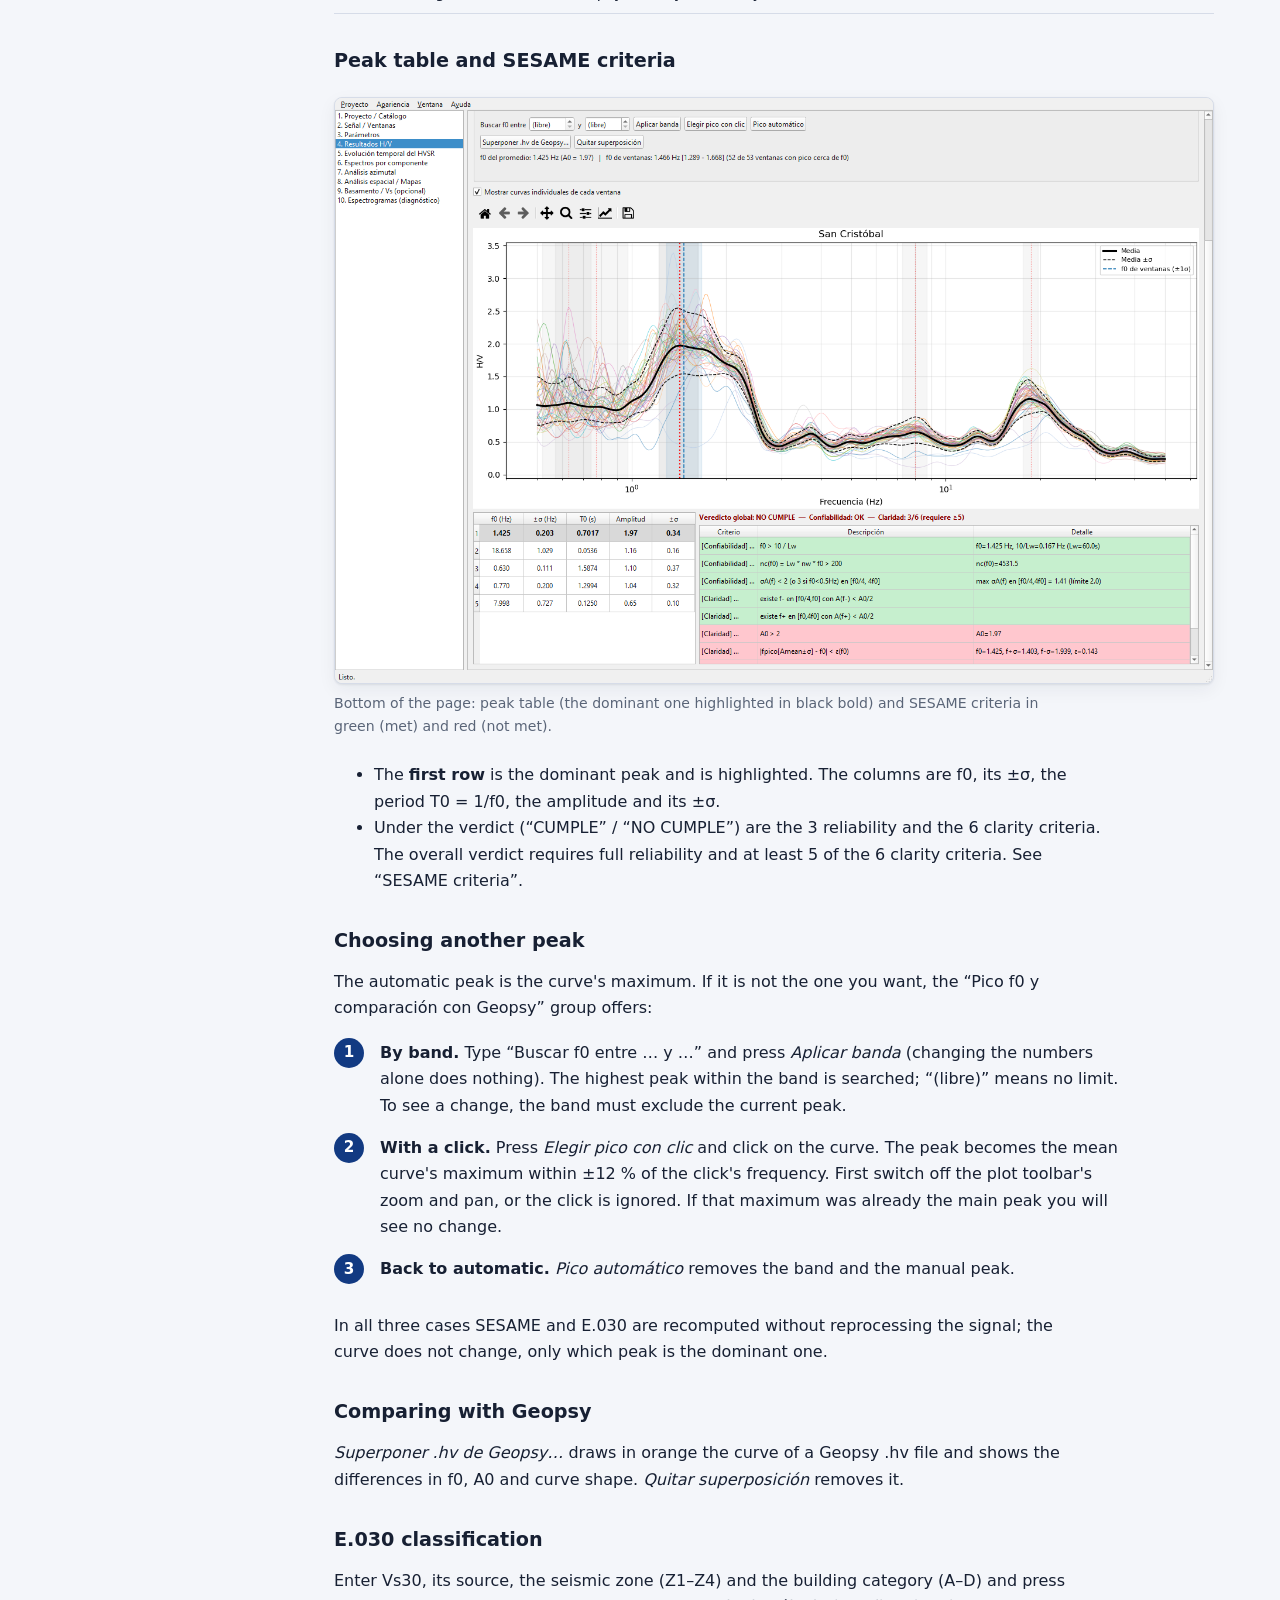
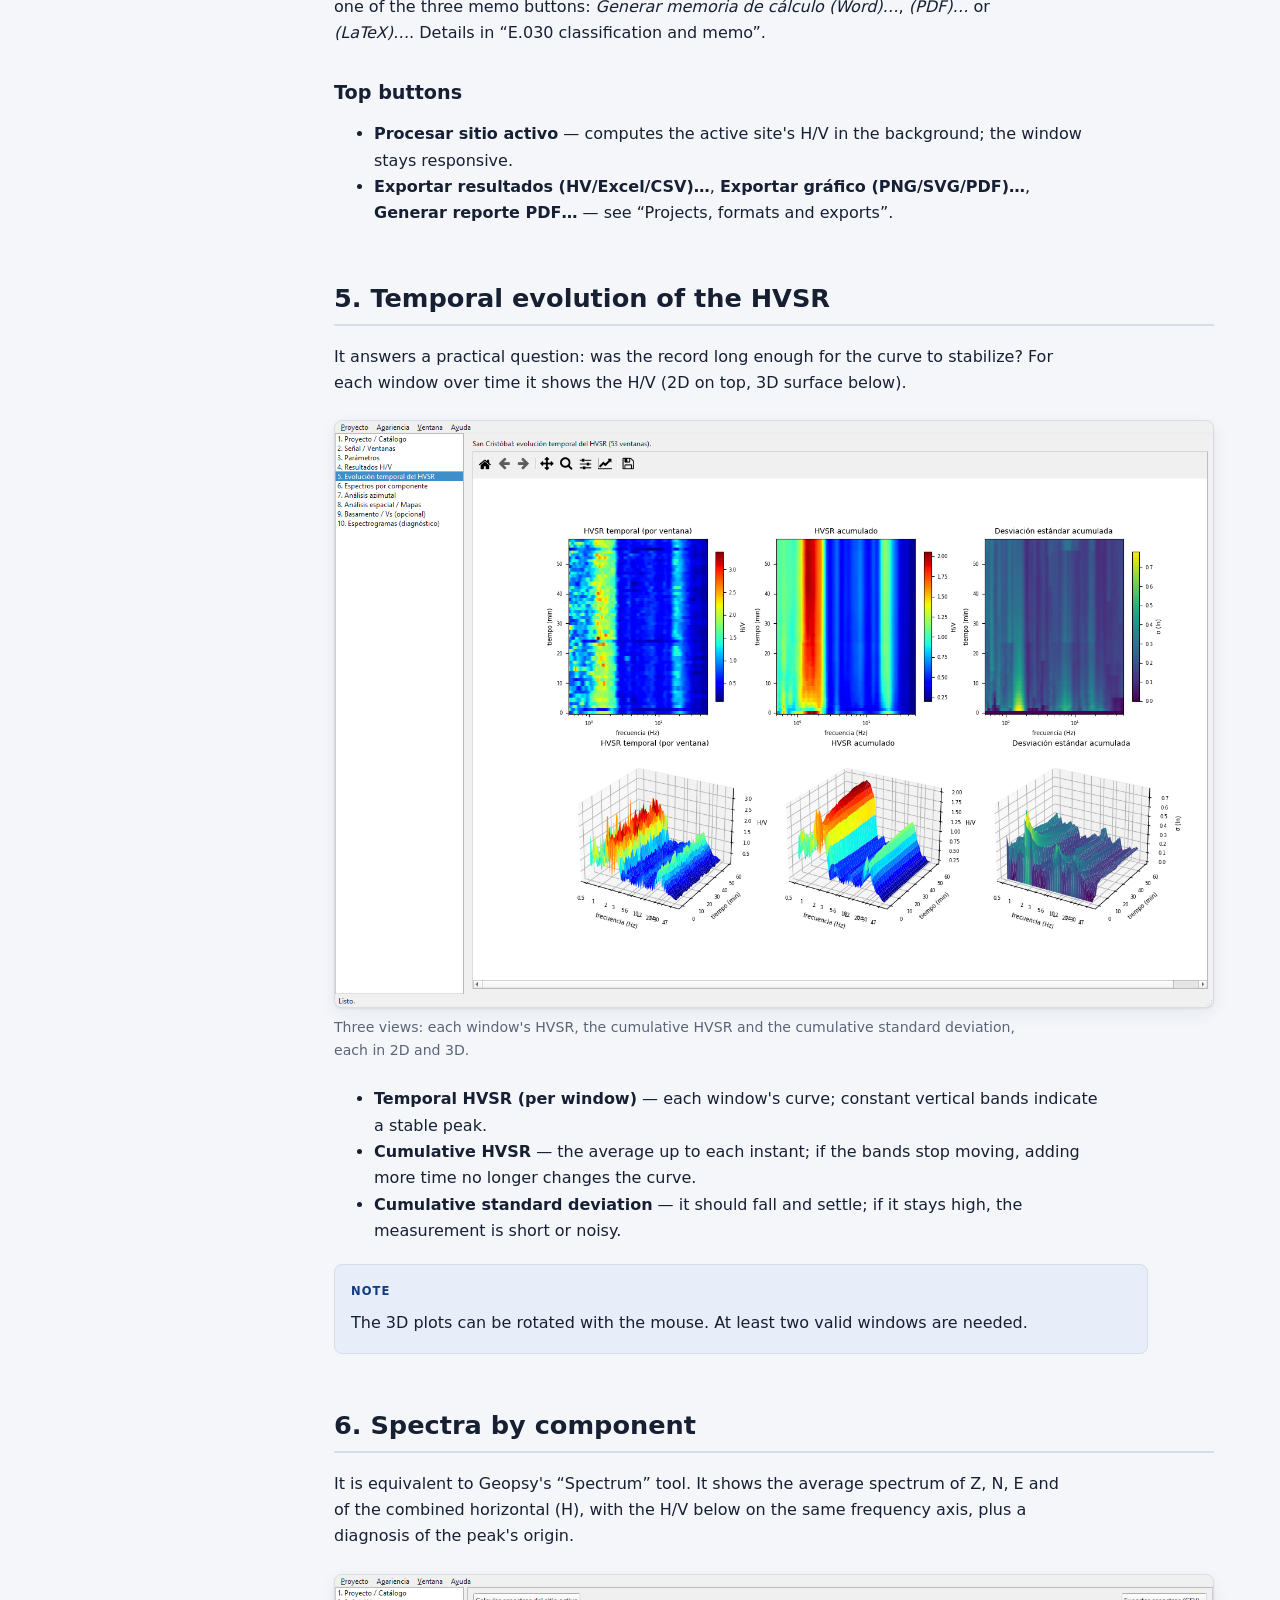
<file: manual_en.html>
<!doctype html>
<html lang="en">
<head>
<meta charset="utf-8">
<meta name="viewport" content="width=device-width, initial-scale=1">
<title>pyhvsr-suite — User manual</title>
<meta name="description" content="User manual of pyhvsr-suite: H/V (Nakamura) processing, SESAME criteria, E.030 classification and reports.">
<link rel="icon" href="img/logo.png">
<link rel="stylesheet" href="style.css">
</head>
<body>
<header class="topbar">
  <button id="menu-toggle" class="menu-toggle" type="button" aria-label="Contents">☰ Contents</button>
  <a class="brand" href="#intro"><img src="img/logo.png" alt=""><strong>pyhvsr-suite</strong><span>User manual</span></a>
  <span class="spacer"></span>
  <a class="btn" href="manual_es.html" data-lang-switch="es" lang="es">Español</a>
  <button id="theme-toggle" type="button">Light / Dark</button>
</header>
<div class="layout">
<aside class="toc">
<input id="toc-search" type="search" placeholder="Search the manual…" aria-label="Search the manual…">
<nav aria-label="toc">
<div class="group">Getting started</div><ul>
<li><a href="#intro">What is pyhvsr-suite</a></li>
<li><a href="#quickstart">Quick start</a></li>
<li><a href="#concepts">Key concepts</a></li>
</ul>
<div class="group">Program pages</div><ul>
<li><a href="#p1">1. Project / Catalog</a></li>
<li><a href="#p2">2. Signal / Windows</a></li>
<li><a href="#p3">3. Parameters</a></li>
<li><a href="#p4">4. H/V results</a></li>
<li><a href="#p5">5. Temporal evolution of the HVSR</a></li>
<li><a href="#p6">6. Spectra by component</a></li>
<li><a href="#p7">7. Azimuthal analysis</a></li>
<li><a href="#p8">8. Spatial analysis / Maps</a></li>
<li><a href="#p9">9. Bedrock / Vs (optional)</a></li>
<li><a href="#p10">10. Spectrograms (diagnostic)</a></li>
</ul>
<div class="group">Reference</div><ul>
<li><a href="#files">Projects, formats and exports</a></li>
<li><a href="#productivity">Copying, menus and shortcuts</a></li>
<li><a href="#sesame">SESAME criteria</a></li>
<li><a href="#e030">E.030 classification and memo</a></li>
<li><a href="#license">License and activation</a></li>
</ul>
<div class="group">More information</div><ul>
<li><a href="#limits">Limitations and good practice</a></li>
<li><a href="#faq">FAQ</a></li>
<li><a href="#about">License, credits and version</a></li>
</ul>
</nav>
</aside>
<main>
<section id="intro">
<div class="hero">
  <p class="meta">User manual · version 0.1.0</p>
  <h1>pyhvsr-suite</h1>
  <p class="lead">Horizontal-to-vertical spectral ratio (H/V, Nakamura method) processing for seismic site characterization, with SESAME criteria, site classification under the E.030 code and ready-to-deliver reports.</p>
  <div class="facts">
    <div class="fact"><b>f0 · T0 · A0</b><span>peak frequency, period and amplitude</span></div>
    <div class="fact"><b>SESAME 2004</b><span>9 reliability and clarity criteria</span></div>
    <div class="fact"><b>E.030</b><span>site classification and memo in Word, PDF and LaTeX</span></div>
    <div class="fact"><b>Works offline</b><span>everything is computed on your computer</span></div>
  </div>
</div>

<p>pyhvsr-suite reads three-component ambient-vibration records (vertical Z and horizontals N and E), computes the H/V curve of every time window, averages them and detects the main peak. From that peak it gives the site's predominant frequency (f0), its period (T0 = 1/f0) and its amplitude (A0), assesses measurement quality with the SESAME (2004) criteria and, if you enter Vs30 and the seismic zone, classifies the site under the Peruvian E.030 code.</p>

<h3>What it includes</h3>
<ul>
  <li>Reading of SEG-2, SAF (SESAME/Tromino) and MiniSEED, with a verifiable channel mapping.</li>
  <li>Window selection with manual and automatic rejection (bad samples, STA/LTA, outliers).</li>
  <li>H/V with Konno-Ohmachi or Parzen smoothing and several horizontal-combination methods.</li>
  <li>Diagnostics: temporal evolution, per-component spectra, spectrograms and azimuthal analysis.</li>
  <li>Multi-site maps (f0, T0, amplitude) clipped to a study-area polygon.</li>
  <li>Indicative bedrock-depth and Vs-profile estimation.</li>
  <li>Export to Geopsy format (.hv), Excel and CSV; comparison with a Geopsy curve.</li>
  <li>PDF reports (classic, detailed and consolidated) and an E.030 calculation memo in Word, PDF and LaTeX.</li>
</ul>

<div class="callout warn"><span class="label">Caution</span><p>The results are technical support and depend on the data and on the parameters you choose. They do not replace the judgment of a qualified professional. Read the “Limitations” section before using them in engineering decisions.</p></div>
</section>
<section id="quickstart"><h2>Quick start</h2>
<p>From a field file to a report, in eight steps:</p>
<ol class="steps">
  <li><b>Add the record.</b>
      In “1. Proyecto / Catálogo” press <i>Agregar archivo(s)…</i> (or drag the file in). For SEG-2 open <i>Configurar mapeo de canales…</i>, say which channel is Z, N and E and tick “He verificado que este orden es correcto”.</li>
  <li><b>Check the signal and the windows.</b>
      In “2. Señal / Ventanas” press <i>Generar ventanas</i>. Green ones are used; red ones are discarded. You can apply automatic rejection or click a window to accept or reject it.</li>
  <li><b>Choose the parameters.</b>
      In “3. Parámetros” the defaults are fine to start with. The most influential settings are the window length, the smoothing and window rejection.</li>
  <li><b>Process.</b>
      In “4. Resultados H/V” press <i>Procesar sitio activo</i>. You will see the curve, the peaks and the SESAME verdict.</li>
  <li><b>Validate the peak.</b>
      If the automatic peak is not the one you want, limit the band or click on the curve. Check “6. Espectros por componente” to see where it comes from.</li>
  <li><b>Add the E.030 classification.</b>
      On the same page enter Vs30, seismic zone and building category and generate the calculation memo (Word, PDF or LaTeX).</li>
  <li><b>Export.</b>
      <i>Exportar resultados</i> (.hv / Excel / CSV), <i>Exportar gráfico</i> and <i>Generar reporte PDF…</i>.</li>
  <li><b>Save the project.</b>
      <kbd>Ctrl</kbd>+<kbd>S</kbd> saves everything that was processed; when you reopen it, everything is as you left it, with no reprocessing.</li>
</ol>
<figure><img src="img/05_resultados.png" alt="“4. Resultados H/V” page after processing a 60-minute record (San Cristóbal, sample data): mean curve with its ±σ band, peak table and SESAME criteria." loading="lazy"><figcaption>“4. Resultados H/V” page after processing a 60-minute record (San Cristóbal, sample data): mean curve with its ±σ band, peak table and SESAME criteria.</figcaption></figure>
<div class="callout tip"><span class="label">Tip</span><p>Hover over buttons and fields: many have a short help text. Every page scrolls with the mouse wheel.</p></div>
</section>
<section id="concepts"><h2>Key concepts</h2>
<h3>What H/V measures</h3>
<p>The Nakamura method divides the spectrum of the horizontal components by that of the vertical one, at each frequency. Over soft soil resting on much stiffer material, that ratio usually shows a peak whose frequency (f0) is associated with the deposit's resonance. It does not measure wave velocity directly: the peak reports the impedance contrast and, with other data, lets you estimate thicknesses.</p>
<div class="table-wrap"><table>
  <thead><tr><th>Symbol</th><th>Meaning</th></tr></thead>
  <tbody>
    <tr><td><b>f0</b></td><td>Frequency of the main peak of the mean H/V curve (Hz).</td></tr>
    <tr><td><b>T0</b></td><td>Fundamental period, T0 = 1/f0 (s). In the E.030 code it is called Ts.</td></tr>
    <tr><td><b>A0</b></td><td>H/V amplitude at the peak.</td></tr>
    <tr><td><b>±σ</b></td><td>Window-to-window variability. The shaded band of the curve is the mean ±σ.</td></tr>
    <tr><td><b>Window</b></td><td>Stretch of the record (e.g. 30 or 60 s) used to compute one individual H/V curve.</td></tr>
    <tr><td><b>Vs30</b></td><td>Average shear-wave velocity in the upper 30 m. You enter it; the program does not compute it.</td></tr>
    <tr><td><b>SESAME</b></td><td>European guideline (2004) with criteria to judge whether the curve is reliable and the peak is clear.</td></tr>
  </tbody>
</table></div>

<h3>The processing flow</h3>
<p>Record → detrend (and optional high-pass filter) → windows → rejection of bad windows → taper and FFT of each component → smoothing → combination of the two horizontals → H/V ratio per window → stacking (log-normal mean by default) → peak detection → SESAME criteria.</p>
<div class="callout note"><span class="label">Note</span><p>A high peak is not always a soil resonance: it can also come from machinery, from the sensor or from broadband noise. That is why the program includes diagnostic pages (per-component spectra, spectrograms, temporal evolution).</p></div>
</section>
<section id="p1"><h2>1. Project / Catalog</h2>
<p>This is where the project is built: you add records, assign the channel order and enter each site's metadata.</p>
<figure><img src="img/02_catalogo.png" alt="Catalog with a processed site: the f0 column fills in after processing. On the right, the metadata of the selected site; the activity log is below." loading="lazy"><figcaption>Catalog with a processed site: the f0 column fills in after processing. On the right, the metadata of the selected site; the activity log is below.</figcaption></figure>

<h3>Input formats</h3>
<div class="table-wrap"><table>
  <thead><tr><th>Format</th><th>Notes</th></tr></thead>
  <tbody>
    <tr><td><b>SEG-2</b> (.sg2, .seg2)</td><td>It does not say which channel is Z, N or E: you must assign it (see below).</td></tr>
    <tr><td><b>SAF</b> (.saf)</td><td>SESAME ASCII format. It declares each column's component, so it is assigned automatically and marked as verified.</td></tr>
    <tr><td><b>MiniSEED</b> (.mseed, .miniseed)</td><td>If each component is in its own file, select all three together: they are grouped by station and the component comes from the channel code (BHZ, EHN…). Gaps are filled with zeros so they remain visible.</td></tr>
    <tr><td>SAC, GCF</td><td>ObsPy can open them, but they have not been verified with real records in this program.</td></tr>
  </tbody>
</table></div>

<h3>Channel mapping (SEG-2)</h3>
<p>A mistake here changes the whole result without any warning. Open <i>Configurar mapeo de canales…</i> and enter the channel number (starting at 0) of each component:</p>
<figure class="narrow"><img src="img/20_dialogo_mapeo_canales.png" alt="Channel-mapping dialog with the MAE STnet (ST3) order of the sample data: channel 0 = Z, channel 2 = N, channel 1 = E." loading="lazy"><figcaption>Channel-mapping dialog with the MAE STnet (ST3) order of the sample data: channel 0 = Z, channel 2 = N, channel 1 = E.</figcaption></figure>
<div class="callout warn"><span class="label">Caution</span><p>There is no universal order: it depends on the instrument and how it was set up. Confirm it with the instrument's datasheet or a known test. Until you tick “He verificado”, the site is shown as “unverified” and the activity log warns about it.</p></div>

<h3>Metadata and coordinates</h3>
<p>With the site selected you can edit name, latitude, longitude, elevation and notes. <i>Cargar coordenadas desde KMZ…</i> takes the point from a Google Earth file. Coordinates are needed for the spatial analysis (page 8).</p>
<figure><img src="img/02b_catalogo_multisitio.png" alt="A project with three sites (HVSR-01 to HVSR-03, sample data) with their coordinates loaded." loading="lazy"><figcaption>A project with three sites (HVSR-01 to HVSR-03, sample data) with their coordinates loaded.</figcaption></figure>

<h3>Buttons</h3>
<ul>
  <li><b>Agregar archivo(s)…</b> — imports one or more records (you can also drag them onto the window).</li>
  <li><b>Quitar sitio</b> — removes the selected site from the project (it does not delete the original file).</li>
  <li><b>Guardar proyecto / Guardar como… / Abrir proyecto…</b> — see “Projects, formats and exports”.</li>
  <li><b>Procesar todos los sitios del proyecto</b> — batch-processes with each site's parameters. If some sites have an unverified mapping, it asks for confirmation.</li>
</ul>
<h3>Several sites: batch-process, then readjust one by one</h3>
<ol>
  <li>Add all the files at once (<i>Agregar archivo(s)…</i> or by dragging them) and confirm each site's channel mapping.</li>
  <li>In “3. Parámetros” configure one site and press <i>Aplicar esta configuración a todos los sitios del proyecto</i>.</li>
  <li>Press <i>Procesar todos los sitios del proyecto</i>. Each site is processed with its own parameters and <b>keeps the windows you rejected by hand</b>.</li>
  <li>Afterwards you can <b>readjust any site on its own</b>: select it, review its windows in “2. Señal / Ventanas”, change its parameters in “3” and press <i>Procesar sitio activo</i> in “4. Resultados H/V”. The other sites do not change.</li>
</ol>
<div class="callout note"><span class="label">Note</span><p>If you change a site's window length or overlap, its windows are regenerated when processing and what you had rejected by hand at that site is lost (the spans no longer match).</p></div>
</section>
<section id="p2"><h2>2. Signal / Windows</h2>
<p>It shows the three traces (Z, N, E) with the analysis windows over them. It helps you decide which parts of the record are used.</p>
<figure><img src="img/03_senal_ventanas.png" alt="60-minute record with its 60 s windows: green = used, red = rejected (here by amplitude outlier)." loading="lazy"><figcaption>60-minute record with its 60 s windows: green = used, red = rejected (here by amplitude outlier).</figcaption></figure>
<ul>
  <li><b>Generar ventanas</b> — splits the record according to the length and overlap on page 3.</li>
  <li><b>Aplicar rechazo STA/LTA</b> — discards windows with transients (knocks, footsteps, nearby vehicles) by comparing short- and long-term energy.</li>
  <li><b>Aplicar rechazo por outlier de amplitud</b> — discards windows whose amplitude is far from the rest.</li>
  <li><b>Restaurar todas (válidas)</b> — marks all windows as valid again.</li>
  <li><b>Clicking a window</b> accepts or rejects it by hand.</li>
  <li><b>Dragging the mouse over the signal</b> (over any of the three traces) marks a span: every window it touches is rejected. With <i>Al arrastrar sobre la señal: Restaurar ventanas</i> the same gesture restores them.</li>
  <li><b>Deshacer</b> — undoes the last change (click, drag or “Restaurar todas”), up to 50 steps per site.</li>
</ul>
<div class="callout note"><span class="label">Note</span><p>While the toolbar's zoom or pan is active, dragging does not reject windows. What you reject by hand is kept when processing; automatic rejection (STA/LTA, amplitude) is recomputed with the current parameters.</p></div>
<div class="callout note"><span class="label">Note</span><p>Bad samples (non-finite values, flat runs, saturation) and the Cox et al. (2020) criterion are applied automatically when processing, according to what you enable on page 3; they need no button here.</p></div>
<div class="callout tip"><span class="label">Tip</span><p>Before rejecting blindly, look at the spectrogram (page 10): a transient shows as a vertical band and a fixed-frequency source as a horizontal line.</p></div>
</section>
<section id="p3"><h2>3. Parameters</h2>
<p>Parameters are stored per site. With <i>Aplicar esta configuración a todos los sitios del proyecto</i> you copy them to the other sites (each site keeps its chosen peak).</p>
<figure><img src="img/04_parametros.png" alt="Parameters page (top): windowing, smoothing, taper, high-pass filter, horizontal combination and processing mode." loading="lazy"><figcaption>Parameters page (top): windowing, smoothing, taper, high-pass filter, horizontal combination and processing mode.</figcaption></figure>
<figure><img src="img/04b_parametros_final.png" alt="Bottom: automatic window rejection and stacking." loading="lazy"><figcaption>Bottom: automatic window rejection and stacking.</figcaption></figure>
<div class="table-wrap"><table>
  <thead><tr><th>Group</th><th>What it controls</th></tr></thead>
  <tbody>
    <tr><td><b>Ventaneo</b></td><td>Length of each window (30 s by default) and overlap. SESAME asks for windows of at least 10/f0 s and enough cycles: for low f0 use long windows.</td></tr>
    <tr><td><b>Smoothing</b></td><td>Spectral method (FAS recommended, or Welch), Konno-Ohmachi smoothing (b = 40 by default) or Parzen, output band (0.5–50 Hz by default) and number of points (300).</td></tr>
    <tr><td><b>Tapering</b></td><td>Edge-tapering window: Tukey (10 % per side by default), Hann or Hamming.</td></tr>
    <tr><td><b>High-pass filter</b></td><td>Optional (off by default): cut-off frequency and Butterworth order.</td></tr>
    <tr><td><b>Horizontal-component combination</b></td><td>How N and E are joined: arithmetic, geometric (default) or quadratic (“squared average”) mean, total horizontal energy, vector summation, maximum, RotD50, single azimuth or “Directional energy” (an approximation of Geopsy's control).</td></tr>
    <tr><td><b>Processing mode</b></td><td>Traditional (default) or diffuse field (simplified approximation). The “Azimutal” option does not change the H/V: the sweep is computed on page 7 and only its step is set here.</td></tr>
    <tr><td><b>Automatic window rejection</b></td><td>Bad samples (on by default), STA/LTA, amplitude outlier and Cox et al. (2020) in the frequency domain.</td></tr>
    <tr><td><b>Stacking</b></td><td>How the window curves are averaged: log-normal mean (recommended, SESAME standard), arithmetic or median.</td></tr>
  </tbody>
</table></div>

<h3>Shortcuts to get started</h3>
<ul>
  <li><b>Preajuste genérico estilo Geopsy</b> — starting point: “squared average” combination, Konno-Ohmachi 40, no high-pass and no automatic rejection.</li>
  <li><b>Importar parámetros desde un .log de Geopsy…</b> — reads the .log Geopsy writes next to each .hv and copies window length and overlap, taper, smoothing, frequency grid, horizontal combination and anti-trigger. When done it lists what was approximated or has no equivalent.</li>
</ul>
<div class="callout warn"><span class="label">Caution</span><p>The A0 value and the SESAME clarity verdict change quite a lot with window length, smoothing and rejection. Use the same parameter set for all the sites of a project and record it in your report.</p></div>
</section>
<section id="p4"><h2>4. H/V results</h2>
<p>This is the central page: it processes the active site and brings together the H/V curve, the peaks, the SESAME verdict and the E.030 classification.</p>

<h3>The curve</h3>
<figure><img src="img/05b_resultados_sin_curvas.png" alt="With “Mostrar curvas individuales” unticked only the mean curve and its ±σ band are shown." loading="lazy"><figcaption>With “Mostrar curvas individuales” unticked only the mean curve and its ±σ band are shown.</figcaption></figure>
<div class="table-wrap"><table>
  <thead><tr><th>Plot element</th><th>What it is</th></tr></thead>
  <tbody>
    <tr><td>Thick black line</td><td>Mean (stacked) H/V curve.</td></tr>
    <tr><td>Dashed black lines</td><td>Mean ±σ.</td></tr>
    <tr><td>Coloured curves</td><td>Each window's curve (they can be hidden with the checkbox).</td></tr>
    <tr><td>Thick red dotted line + grey band</td><td>f0 of the average: the frequency of the mean curve's maximum. The band is ±1σ of the peak frequency across windows. It is the f0 used by SESAME, E.030 and the reports.</td></tr>
    <tr><td>Thin red lines</td><td>Secondary peaks of the mean curve (up to five).</td></tr>
    <tr><td>Dashed blue line + blue band</td><td>f0 from windows: geometric mean of each window's peak near f0, with its ±1σ. It is the second estimator Geopsy reports. If it matches the red one the peak is stable; if they are far apart it is broad or unstable.</td></tr>
    <tr><td>Dotted orange line</td><td>f0 of a Geopsy .hv, if you overlay one.</td></tr>
  </tbody>
</table></div>

<h3>Peak table and SESAME criteria</h3>
<figure><img src="img/05c_resultados_tablas.png" alt="Bottom of the page: peak table (the dominant one highlighted in black bold) and SESAME criteria in green (met) and red (not met)." loading="lazy"><figcaption>Bottom of the page: peak table (the dominant one highlighted in black bold) and SESAME criteria in green (met) and red (not met).</figcaption></figure>
<ul>
  <li>The <b>first row</b> is the dominant peak and is highlighted. The columns are f0, its ±σ, the period T0 = 1/f0, the amplitude and its ±σ.</li>
  <li>Under the verdict (“CUMPLE” / “NO CUMPLE”) are the 3 reliability and the 6 clarity criteria. The overall verdict requires full reliability and at least 5 of the 6 clarity criteria. See “SESAME criteria”.</li>
</ul>

<h3>Choosing another peak</h3>
<p>The automatic peak is the curve's maximum. If it is not the one you want, the “Pico f0 y comparación con Geopsy” group offers:</p>
<ol class="steps">
  <li><b>By band.</b> Type “Buscar f0 entre … y …” and press <i>Aplicar banda</i> (changing the numbers alone does nothing). The highest peak within the band is searched; “(libre)” means no limit. To see a change, the band must exclude the current peak.</li>
  <li><b>With a click.</b> Press <i>Elegir pico con clic</i> and click on the curve. The peak becomes the mean curve's maximum within ±12 % of the click's frequency. First switch off the plot toolbar's zoom and pan, or the click is ignored. If that maximum was already the main peak you will see no change.</li>
  <li><b>Back to automatic.</b> <i>Pico automático</i> removes the band and the manual peak.</li>
</ol>
<p>In all three cases SESAME and E.030 are recomputed without reprocessing the signal; the curve does not change, only which peak is the dominant one.</p>

<h3>Comparing with Geopsy</h3>
<p><i>Superponer .hv de Geopsy…</i> draws in orange the curve of a Geopsy .hv file and shows the differences in f0, A0 and curve shape. <i>Quitar superposición</i> removes it.</p>

<h3>E.030 classification</h3>
<p>Enter Vs30, its source, the seismic zone (Z1–Z4) and the building category (A–D) and press one of the three memo buttons: <i>Generar memoria de cálculo (Word)…</i>, <i>(PDF)…</i> or <i>(LaTeX)…</i>. Details in “E.030 classification and memo”.</p>

<h3>Top buttons</h3>
<ul>
  <li><b>Procesar sitio activo</b> — computes the active site's H/V in the background; the window stays responsive.</li>
  <li><b>Exportar resultados (HV/Excel/CSV)…</b>, <b>Exportar gráfico (PNG/SVG/PDF)…</b>, <b>Generar reporte PDF…</b> — see “Projects, formats and exports”.</li>
</ul>
</section>
<section id="p5"><h2>5. Temporal evolution of the HVSR</h2>
<p>It answers a practical question: was the record long enough for the curve to stabilize? For each window over time it shows the H/V (2D on top, 3D surface below).</p>
<figure><img src="img/06_evolucion_temporal.png" alt="Three views: each window&#x27;s HVSR, the cumulative HVSR and the cumulative standard deviation, each in 2D and 3D." loading="lazy"><figcaption>Three views: each window's HVSR, the cumulative HVSR and the cumulative standard deviation, each in 2D and 3D.</figcaption></figure>
<ul>
  <li><b>Temporal HVSR (per window)</b> — each window's curve; constant vertical bands indicate a stable peak.</li>
  <li><b>Cumulative HVSR</b> — the average up to each instant; if the bands stop moving, adding more time no longer changes the curve.</li>
  <li><b>Cumulative standard deviation</b> — it should fall and settle; if it stays high, the measurement is short or noisy.</li>
</ul>
<div class="callout note"><span class="label">Note</span><p>The 3D plots can be rotated with the mouse. At least two valid windows are needed.</p></div>
</section>
<section id="p6"><h2>6. Spectra by component</h2>
<p>It is equivalent to Geopsy's “Spectrum” tool. It shows the average spectrum of Z, N, E and of the combined horizontal (H), with the H/V below on the same frequency axis, plus a diagnosis of the peak's origin.</p>
<figure><img src="img/07_espectros_componente.png" alt="Top, spectra of Z (red), N (green), E (blue) and H (dashed black) with their ±σ band; bottom, the H/V with f0 and the flanks f0/2 and 2·f0." loading="lazy"><figcaption>Top, spectra of Z (red), N (green), E (blue) and H (dashed black) with their ±σ band; bottom, the H/V with f0 and the flanks f0/2 and 2·f0.</figcaption></figure>
<p>Press <i>Calcular espectros del sitio activo</i> (after processing). <i>Exportar espectros (CSV)…</i> saves the data.</p>
<h3>How to read the diagnosis</h3>
<p>The program compares each spectrum at f0 with its flanks (f0/2 and 2·f0). A maximum in H or a minimum in V only counts if it is <i>local</i>:</p>
<div class="table-wrap"><table>
  <thead><tr><th>Result</th><th>Meaning</th></tr></thead>
  <tbody>
    <tr><td><b>H</b></td><td>H has a local maximum at f0 and V has no minimum: the peak comes from the horizontals (the closest to a resonance).</td></tr>
    <tr><td><b>V</b></td><td>V has a local minimum at f0: the peak comes from a trough in the vertical.</td></tr>
    <tr><td><b>mixed</b></td><td>Both contribute.</td></tr>
    <tr><td><b>slopes</b></td><td>The H/V has a local maximum, but neither H nor V has a local feature: it arises from the difference in slopes between the two spectra (typical of the sensor's response or broadband noise). It is unlikely to be a clear soil resonance.</td></tr>
    <tr><td><b>no peak</b></td><td>The H/V does not stand out from its flanks.</td></tr>
  </tbody>
</table></div>
<p>It also warns if <b>all three</b> components rise together at f0: it may be a monochromatic source (machinery, regular traffic) rather than the soil.</p>
<div class="callout warn"><span class="label">Caution</span><p>The diagnosis is indicative: a single record and a pair of flanks do not replace the specialist's judgment.</p></div>
</section>
<section id="p7"><h2>7. Azimuthal analysis</h2>
<p>It computes the H/V while rotating the horizontal component from 0° to 180° to detect directional anisotropy at the site (for example from topography or faults).</p>
<figure><img src="img/08_azimutal.png" alt="Left, the H/V peak amplitude by azimuth; right, its frequency. A nearly circular amplitude indicates a roughly isotropic site." loading="lazy"><figcaption>Left, the H/V peak amplitude by azimuth; right, its frequency. A nearly circular amplitude indicates a roughly isotropic site.</figcaption></figure>
<ul>
  <li>Press <i>Calcular barrido azimutal</i> (the step, in degrees, is set on page 3).</li>
  <li>The text line gives the <b>anisotropy ratio</b> (maximum / minimum amplitude) and the azimuth of maximum amplitude. Above a threshold it reports “anisotropía direccional significativa”; otherwise “aproximadamente isotrópico”.</li>
</ul>
</section>
<section id="p8"><h2>8. Spatial analysis / Maps</h2>
<p>It gathers several sites with coordinates to see how f0, T0 or amplitude vary across the area. It needs at least two sites with latitude and longitude (load them from KMZ on page 1).</p>
<figure><img src="img/12_espacial_sitios.png" alt="Site map (sample data, HVSR 3 folder), coloured by f0, with the study-area polygon." loading="lazy"><figcaption>Site map (sample data, HVSR 3 folder), coloured by f0, with the study-area polygon.</figcaption></figure>
<figure><img src="img/12b_espacial_f0.png" alt="f0 iso-frequency map, interpolated and clipped to the polygon. The white lines are contours." loading="lazy"><figcaption>f0 iso-frequency map, interpolated and clipped to the polygon. The white lines are contours.</figcaption></figure>
<ul>
  <li><b>Vista</b> — site map, iso-frequency (f0), iso-period (T0), amplitude or profile section (virtual soundings). Click a site on the map to select it.</li>
  <li><b>Colorear sitios por</b> — f0 or similarity to a reference site (cross-correlation or LCSS).</li>
  <li><b>Cargar polígono de límite (KMZ)…</b> / <b>Quitar polígono</b> — clips the maps to the study area.</li>
  <li><b>Actualizar lista de sitios</b> — refreshes the list after adding or processing sites.</li>
</ul>
<div class="callout note"><span class="label">Note</span><p>Interpolation is IDW (always available). Kriging is only available if the optional PyKrige library is installed; the screen says so.</p></div>
<div class="callout warn"><span class="label">Caution</span><p>With few sites the interpolated map is a visual aid, not a measurement between the points.</p></div>
</section>
<section id="p9"><h2>9. Bedrock / Vs (optional)</h2>
<p>Optional, indicative module: it estimates bedrock depth from f0 and fits a simple Vs profile. It is meant to support, not replace, an MASW or refraction survey.</p>
<figure><img src="img/10_basamento_vs.png" alt="Empirical f0 → depth relation (Ibs-von Seht and Wohlenberg power law) and one-layer inversion with the results table." loading="lazy"><figcaption>Empirical f0 → depth relation (Ibs-von Seht and Wohlenberg power law) and one-layer inversion with the results table.</figcaption></figure>
<ul>
  <li><b>Empirical relation</b> — h = a·f0<sup>b</sup> (power law, with general literature coefficients) or quarter-wavelength with the mean Vs you assume. Press <i>Calcular</i>.</li>
  <li><b>Inversion (Thomson-Haskell)</b> — one layer (closed form) or two layers (grid search). You set Vs and thickness ranges, densities and grid resolution; <i>Ejecutar inversión</i> returns the profile and draws the theoretical curve over the observed one.</li>
</ul>
<figure><img src="img/10b_basamento_vs_grafico.png" alt="Bottom of the page: observed H/V against the theoretical SH transfer function." loading="lazy"><figcaption>Bottom of the page: observed H/V against the theoretical SH transfer function.</figcaption></figure>
<div class="callout warn"><span class="label">Caution</span><p>The model assumes vertically incident shear waves (classic 1D site response), not the Rayleigh-wave ellipticity that rigorously explains the H/V peak in ambient noise. Treat the result as a preliminary estimate and calibrate the coefficients with local data (SPT, refraction) before using it.</p></div>
</section>
<section id="p10"><h2>10. Spectrograms (diagnostic)</h2>
<p>It shows the spectrogram of each trace (Z, N, E) of the whole record, apart from the processing flow: it does not modify windows or results. It is for inspecting the record.</p>
<figure><img src="img/11_espectrogramas.png" alt="Spectrograms of San Cristóbal (60 min, 0–50 Hz): periodic vertical bands (transients) and a horizontal line near 9.5 Hz between ~2000 and ~2290 s (fixed-frequency source)." loading="lazy"><figcaption>Spectrograms of San Cristóbal (60 min, 0–50 Hz): periodic vertical bands (transients) and a horizontal line near 9.5 Hz between ~2000 and ~2290 s (fixed-frequency source).</figcaption></figure>
<div class="table-wrap"><table>
  <thead><tr><th>Control</th><th>Effect</th></tr></thead>
  <tbody>
    <tr><td><b>Segmento</b></td><td>Duration of each FFT. Frequency resolution is 1/segment (8 s → 0.125 Hz). Longer separates frequencies better; shorter follows changes in time better. Changing it requires recomputing.</td></tr>
    <tr><td><b>Frecuencia máx.</b></td><td>Displayed upper limit (only redraws).</td></tr>
    <tr><td><b>Eje</b></td><td>Linear or logarithmic; logarithmic emphasizes the low band (< 5 Hz).</td></tr>
    <tr><td><b>Marcar ventanas rechazadas</b></td><td>Shades discarded windows in red.</td></tr>
  </tbody>
</table></div>
<figure><img src="img/11b_espectrogramas_log.png" alt="Same view with a logarithmic frequency axis: below ~2 Hz the energy falls in all three components." loading="lazy"><figcaption>Same view with a logarithmic frequency axis: below ~2 Hz the energy falls in all three components.</figcaption></figure>
<p>Colour is relative power in dB, with a common scale for the three components (5th–99.5th percentiles of all values). A <b>bright horizontal line</b> indicates a fixed-frequency source (machinery, regular traffic); a <b>vertical band</b>, a transient (footstep, knock, vehicle).</p>
<div class="callout tip"><span class="label">Tip</span><p>If the energy drops sharply below a certain frequency in all three components, the sensor probably cannot see that band (the geophone's natural frequency). An H/V peak there should be treated with caution.</p></div>
</section>
<section id="files"><h2>Projects, formats and exports</h2>
<h3>Project (.hvsrproj)</h3>
<p><b>Guardar proyecto</b> (<kbd>Ctrl</kbd>+<kbd>S</kbd>) writes a single file with everything processed: sites, parameters, windows, results and peaks, plus the per-window curves, the per-component spectra and the azimuthal sweep, the active site and the page you were on, and the report template. <b>Guardar como…</b> (<kbd>Ctrl</kbd>+<kbd>Shift</kbd>+<kbd>S</kbd>) picks another path. When you open the project everything is as you left it, <b>with no reprocessing</b>.</p>
<ul>
  <li>Waveforms are <b>not</b> saved: they are re-read from the original files, which must remain in their folder. If one is missing you are warned on opening and the saved results are kept (without the signal or the ability to reprocess).</li>
  <li>Spectrograms are not saved either; they are recomputed in a couple of seconds.</li>
  <li>Projects from earlier versions (plain JSON) still open; they lack the per-window curves until you reprocess.</li>
  <li>The file is written to a temporary one first and then replaces the old one: a failure mid-save does not corrupt an existing project.</li>
</ul>

<h3>Exporting results</h3>
<p><i>Exportar resultados (HV/Excel/CSV)…</i> picks the format from the filter or the extension:</p>
<div class="table-wrap"><table>
  <thead><tr><th>Format</th><th>Content</th></tr></thead>
  <tbody>
    <tr><td><b>.hv</b> (Geopsy)</td><td>Same header and columns as Geopsy (frequency, average, minimum, maximum), with f0 from the average, f0 from windows and number of windows; it also writes a <b>.log</b> with the parameters.</td></tr>
    <tr><td><b>Excel</b> (.xlsx)</td><td>Sheets Resumen, Curva HVSR (with chart), Picos, SESAME, Ventanas and Curvas por ventana.</td></tr>
    <tr><td><b>CSV</b></td><td>The H/V curve: frequency, average, minimum, maximum, standard deviation of the logarithm and 10th and 90th percentiles.</td></tr>
  </tbody>
</table></div>
<p><i>Exportar gráfico (PNG/SVG/PDF)…</i> saves the plot as you see it (if you hid the individual curves, they stay hidden). Right-clicking any plot lets you copy it or save it as a 300 dpi PNG.</p>

<h3>PDF reports</h3>
<p><i>Generar reporte PDF…</i> opens the template dialog (company, project, optional logo, footer and format).</p>
<figure class="narrow"><img src="img/21_dialogo_plantilla_reporte.png" alt="Report template dialog." loading="lazy"><figcaption>Report template dialog.</figcaption></figure>
<ul>
  <li><b>Classic</b> — one page with the field record, the curve with its peak, the results box (Vs30, classification, f0, T0, A0) and the SESAME check, plus a second sheet with the “Verificaciones SESAME” table, the temporal-evolution page and the E.030 annex.</li>
  <li><b>Detailed</b> — numbered sections: site data, parameters, curve, peaks, SESAME criteria (detailed table and the “Verificaciones SESAME” table), E.030 and temporal evolution.</li>
  <li><b>Consolidated</b> — from the Proyecto menu → <i>Generar reporte consolidado (PDF)…</i>: one document with all the processed sites.</li>
</ul>
<figure><img src="img/30_informe_clasico.png" alt="One-page classic report (sample data)." loading="lazy"><figcaption>One-page classic report (sample data).</figcaption></figure>
<figure><img src="img/32_informe_detallado_p1.png" alt="First page of the detailed report." loading="lazy"><figcaption>First page of the detailed report.</figcaption></figure>
<figure><img src="img/31_informe_clasico_temporal.png" alt="Temporal-evolution page included in the report." loading="lazy"><figcaption>Temporal-evolution page included in the report.</figcaption></figure>
</section>
<section id="productivity"><h2>Copying, menus and shortcuts</h2>
<h3>Copying tables to Excel</h3>
<p>In any table (peaks, SESAME criteria, catalog, profile layers) click and press <kbd>Ctrl</kbd>+<kbd>C</kbd>: the selection —or the whole table if nothing is selected— is copied <b>with its headers</b>, tab-separated, ready to paste into Excel with <kbd>Ctrl</kbd>+<kbd>V</kbd>.</p>
<figure class="narrow"><img src="img/24_menu_clic_derecho_tabla.png" alt="Right-click menu of a table." loading="lazy"><figcaption>Right-click menu of a table.</figcaption></figure>
<p>Right-click also offers copying the whole table and a <b>decimal-comma</b> variant: if your Excel uses a decimal comma (typical in Spanish), <code>1.587</code> could be read as 1587 or as a date; with that option <code>1,587</code> is copied.</p>

<h3>Copying or saving a plot</h3>
<p>Right-click any plot: <i>Copiar imagen al portapapeles</i> or <i>Guardar como PNG (300 dpi)…</i>. The plot's toolbar also offers zoom, pan and saving.</p>
<figure class="narrow"><img src="img/25_menu_clic_derecho_grafico.png" alt="Right-click menu of a plot." loading="lazy"><figcaption>Right-click menu of a plot.</figcaption></figure>

<h3>Menus and shortcuts</h3>
<div class="table-wrap"><table>
  <thead><tr><th>Shortcut</th><th>Action</th></tr></thead>
  <tbody>
    <tr><td><kbd>Ctrl</kbd>+<kbd>N</kbd></td><td>New project</td></tr>
    <tr><td><kbd>Ctrl</kbd>+<kbd>O</kbd></td><td>Open project</td></tr>
    <tr><td><kbd>Ctrl</kbd>+<kbd>S</kbd></td><td>Save project (asks for the path only the first time)</td></tr>
    <tr><td><kbd>Ctrl</kbd>+<kbd>Shift</kbd>+<kbd>S</kbd></td><td>Save project as…</td></tr>
    <tr><td><kbd>Ctrl</kbd>+<kbd>C</kbd></td><td>Copy the selected table (with headers)</td></tr>
    <tr><td><kbd>F1</kbd></td><td>Open this manual</td></tr>
    <tr><td><kbd>Ctrl</kbd>+<kbd>Q</kbd></td><td>Quit</td></tr>
  </tbody>
</table></div>
<p><b>Apariencia</b> menu: Claro (light) and Oscuro (dark) themes and, under “Otros recomendados”, Azul profesional and Alto contraste (your choice is remembered). <b>Ventana</b> menu: show or hide the activity log and reset the layout.</p>
<figure class="narrow"><img src="img/23_menu_proyecto.png" alt="Proyecto menu." loading="lazy"><figcaption>Proyecto menu.</figcaption></figure>
<figure><img src="img/26_tema_oscuro_resultados.png" alt="The Oscuro (dark) theme on the results page." loading="lazy"><figcaption>The Oscuro (dark) theme on the results page.</figcaption></figure>
</section>
<section id="sesame"><h2>SESAME criteria</h2>
<p>The SESAME (2004) criteria assess two things: whether the <b>curve is reliable</b> and whether the <b>peak is clear</b>. In the table on page 4 each criterion is shown in green (met) or red (not met) with its detail.</p>
<div class="table-wrap"><table>
  <thead><tr><th>Group</th><th>Criterion</th><th>What it checks</th></tr></thead>
  <tbody>
    <tr><td rowspan="3"><span class="pill">Reliability</span></td><td><code>f0 &gt; 10 / Lw</code></td><td>The window is long enough to see several cycles of f0.</td></tr>
    <tr><td><code>nc(f0) = Lw·nw·f0 &gt; 200</code></td><td>There are enough significant cycles in total (length × number of windows × f0).</td></tr>
    <tr><td><code>σA(f) &lt; 2</code> (or 3 if f0 &lt; 0.5 Hz) in [f0/4, 4f0]</td><td>The window-to-window scatter of the curve is low near the peak.</td></tr>
    <tr><td rowspan="6"><span class="pill">Clarity</span></td><td><code>exists f−</code> in [f0/4, f0] with <code>A(f−) &lt; A0/2</code></td><td>The curve falls to half below the peak.</td></tr>
    <tr><td><code>exists f+</code> in [f0, 4f0] with <code>A(f+) &lt; A0/2</code></td><td>The curve falls to half above the peak.</td></tr>
    <tr><td><code>A0 &gt; 2</code></td><td>The peak has enough amplitude.</td></tr>
    <tr><td><code>|f<sub>pico</sub>[A<sub>media</sub> ± σ] − f0| &lt; ε(f0)</code></td><td>The peak of the mean ±σ curves lies close to f0.</td></tr>
    <tr><td><code>σf(f0) &lt; ε(f0)</code></td><td>The peak frequency is stable across windows.</td></tr>
    <tr><td><code>σ<sub>log10</sub> H/V(f0) &lt; θ(f0)</code></td><td>The peak amplitude is stable across windows.</td></tr>
  </tbody>
</table></div>
<p>The overall verdict is <b>CUMPLE</b> (met) if all 3 reliability criteria and at least 5 of the 6 clarity criteria are met. ε(f0) and θ(f0) are thresholds that depend on the f0 range, taken from the SESAME guideline.</p>
<div class="callout note"><span class="label">Note</span><p>“NO CUMPLE” does not mean the measurement is useless: a real but broad or low-amplitude peak (A0 &lt; 2) fails clarity. Interpret it together with the curve and the diagnostics.</p></div>
<h3>The “Verificaciones SESAME” table in the reports</h3>
<p>In addition to the criteria table with its detail, the detailed and the classic reports include the <b>Verificaciones SESAME</b> table, written with the notation of the guideline (2004): one row per condition, with its formula, and the result <i>Ok</i> or <b>No</b>. The two wordings of the σ<sub>A</sub>(f) criterion share a single result, because only one applies depending on whether f0 is above or below 0.5 Hz.</p>
<figure><img src="img/34_tabla_verificaciones_sesame.png" alt="“Verificaciones SESAME” table of the report (sample data)." loading="lazy"><figcaption>“Verificaciones SESAME” table of the report (sample data).</figcaption></figure>
<div class="callout note"><span class="label">Note</span><p>Two criteria are written in this table exactly as the guideline words them: σ<sub>A</sub>(f) is measured in the band 0.5·f0 &lt; f &lt; 2·f0 (the program's criteria table uses [f0/4, 4f0]) and the position of the peak of the mean ±σ curves must lie within f0 ± 5 % (the criteria table uses the tolerance ε(f0)). For that reason the two tables may differ in those two criteria at some sites; a footnote in the report says so. The program's overall verdict is still computed with the criteria table.</p></div>
<h3>Windows rejected by criterion</h3>
<p>In the parameters section, the detailed report (and each site of the consolidated report) adds a table with the total windows, those used in the H/V and those rejected, broken down by criterion: manual rejection, bad samples, STA/LTA, amplitude outlier and Cox et al. (2020). The <i>Resumen</i> sheet of the Excel file has the same rows.</p>
<figure><img src="img/35_tabla_ventanas_rechazadas.png" alt="“Ventanas rechazadas por criterio” table of the report (San Cristóbal, with STA/LTA and amplitude outlier enabled)." loading="lazy"><figcaption>“Ventanas rechazadas por criterio” table of the report (San Cristóbal, with STA/LTA and amplitude outlier enabled).</figcaption></figure>
<div class="callout note"><span class="label">Note</span><p>Each rejected window is counted under the <b>first</b> criterion that discarded it, in the order manual, bad samples, STA/LTA, amplitude outlier and Cox. STA/LTA uses fixed ratio thresholds; the amplitude outlier is measured against the other windows of the same site. Cox et al. (2020) compares each window's peak frequency with the mean ± 2σ of ln f<sub>peak</sub> of the remaining windows and repeats until it rejects no more: it discards the windows whose peak is not consistent with the site's. Each site is evaluated with its own data.</p></div>
<div class="callout warn"><span class="label">Caution</span><p>The criteria were implemented from the SESAME guideline, with the ε and θ numerical tables transcribed, and have not yet been checked against a published reference case.</p></div>
</section>
<section id="e030"><h2>E.030 classification and memo</h2>
<p>From Vs30, the seismic zone and the measured f0, the program classifies the soil profile, obtains the site parameters and checks the predominant period, following the tables of the E.030 code (2026 edition).</p>
<h3>Soil profiles</h3>
<div class="table-wrap"><table>
  <thead><tr><th>Profile</th><th>Name (Table No. 2)</th><th>Vs30 (Table No. 3)</th></tr></thead>
  <tbody>
    <tr><td>S0</td><td>Rock</td><td>Vs30 ≥ 800 m/s</td></tr>
    <tr><td>S1</td><td>Very stiff soils</td><td>550 ≤ Vs30 &lt; 800 m/s</td></tr>
    <tr><td>S2</td><td>Stiff soils</td><td>350 ≤ Vs30 &lt; 550 m/s</td></tr>
    <tr><td>S3</td><td>Intermediate soils</td><td>200 ≤ Vs30 &lt; 350 m/s</td></tr>
    <tr><td>S4</td><td>Soft soils</td><td>Vs30 &lt; 200 m/s</td></tr>
    <tr><td>S5</td><td>Exceptional soils</td><td>Not classified by Vs30: requires a site-specific study (Art. 13)</td></tr>
  </tbody>
</table></div>
<p>The lower limit of each interval is inclusive (Vs30 = 550 m/s is S1).</p>

<h3>What it computes</h3>
<ul>
  <li><b>Z</b> — zone factor (Z1–Z4).</li>
  <li><b>S</b> — soil factor; for profiles S2 and S3 it is <b>interpolated</b> linearly by Vs30 within its range. In zone Z4 with profile S4 the code requires a site-response analysis and there is no tabulated S.</li>
  <li><b>Tp</b> and <b>TL</b> — spectrum periods (Table No. 5), also interpolated for S2 and S3.</li>
  <li><b>Ts = 1/f0</b> and the check <b>Ts &lt; 0.65·Tp</b>.</li>
  <li><b>Factor C</b> (Table No. 6), for reference only: it depends on the structure's period, which the program does not know.</li>
</ul>

<h3>Art. 14.8: reclassification</h3>
<p>For building category <b>A or B in zone Z4</b> on <b>S1 to S4</b> soils, if Ts ≥ 0.65·Tp the next less favourable profile is taken, with the upper limit of Tp (or a site-specific study is made). In other cases the check is shown as additional information and the memo says so. If the profile is already S4, the next one (S5) has no parameters: a site-specific study is required.</p>

<h3>The calculation memo: Word, PDF and LaTeX</h3>
<p>Any of the three buttons creates a document with: zone factor, profile classification by Vs30, soil factor S, periods Tp and TL (with the step-by-step interpolation), the site's predominant period, the Ts &lt; 0.65·Tp check, the Art. 14.8 reclassification, the reference factor C and considerations and limitations.</p>
<div class="table-wrap"><table>
<tr><th>Button</th><th>What you get</th><th>When to use it</th></tr>
<tr><td><i>Generar memoria de cálculo (Word)…</i></td><td>A <code>.docx</code> file.</td><td>To edit the text in Word before delivering it.</td></tr>
<tr><td><i>Generar memoria de cálculo (PDF)…</i></td><td>A LaTeX-formatted PDF, ready to deliver.</td><td>The most direct option: you do not need LaTeX installed or an internet connection.</td></tr>
<tr><td><i>Generar memoria de cálculo (LaTeX)…</i></td><td>The editable <code>.tex</code> file and its PDF.</td><td>To include the memo in a thesis or paper, or to customise it in LaTeX.</td></tr>
</table></div>
<p>All three give the same numbers, because they come from the same calculation. The PDF is compiled with a LaTeX compiler that is bundled with the program; the first time it prepares a copy of its packages in your user folder (about 40 MB, a couple of seconds) and afterwards it compiles in a few seconds. If you already have MiKTeX or TeX Live installed, the LaTeX button uses it.</p>
<p>Every number is computed in the program; the document only presents it.</p>
<div class="callout warn"><span class="label">Caution</span><p>The tables were transcribed from the provided text of the E.030 code (2026 edition). Check them against the current official text before critical use, and make sure the Vs30 you enter comes from an appropriate test (MASW, refraction, SPT) or state that it is theoretical.</p></div>
</section>
<section id="license"><h2>License and activation</h2>
<p>The program ships with a <b>free 14-day trial</b>. After that it needs a <b>license</b> from JLVSpectra Labs co. tied to your computer, with an expiry date or perpetual. Everything works offline: the program neither sends nor receives anything.</p>
<figure><img src="img/27_dialogo_licencia.png" alt="“Licencia y activación” dialog during the trial (demonstration computer). It opens by itself at start-up and from Ayuda → Licencia y activación…" loading="lazy"><figcaption>“Licencia y activación” dialog during the trial (demonstration computer). It opens by itself at start-up and from Ayuda → Licencia y activación…</figcaption></figure>
<h3>How to activate a license</h3>
<ol class="steps">
  <li>Open <b>Ayuda → Licencia y activación…</b> and press <i>Copiar código</i>. This is the <b>machine code</b> (<code>XXXX-XXXX-XXXX-XXXX-XXXX</code>).</li>
  <li>Send it to JLVSpectra Labs co. You will receive a license: a text starting with <code>PYHVSR1.</code> or a <code>.lic</code> file.</li>
  <li>Paste the text in the box, or press <i>Cargar archivo .lic…</i>, then <i>Activar licencia</i>.</li>
</ol>
<figure><img src="img/27b_licencia_activa.png" alt="Active license with an expiry date: the dialog shows the customer, the identifier and the validity." loading="lazy"><figcaption>Active license with an expiry date: the dialog shows the customer, the identifier and the validity.</figcaption></figure>
<h3>What you should know</h3>
<ul>
  <li><b>The machine code</b> — is an irreversible digest of your computer's Windows identifier: it contains no name or personal data. The license only works on the computer whose code was reported.</li>
  <li><b>Renewing</b> — when a dated license is about to expire, the program warns you at start-up and in the title bar. Ask for the renewal with the same code and activate it the same way as the first time: it is installed over the previous one.</li>
  <li><b>New computer or Windows reinstall</b> — the machine code changes: ask for a new license with the new code.</li>
  <li><b>If it expires while the program is open</b> — the window is locked and a license is requested; your saved work is not lost. Save the project (<kbd>Ctrl</kbd>+<kbd>S</kbd>) before it expires.</li>
  <li><b>System date</b> — if the computer's clock is behind the last time you used the program, it locks until you fix it.</li>
  <li>Your results, reports and projects are yours: nothing is deleted when the license expires; the program simply stops opening until it is renewed.</li>
</ul>
<div class="callout note"><span class="label">Note</span><p>The full text of the license agreement is under Ayuda → Acerca de → Licencia.</p></div>
</section>
<section id="limits"><h2>Limitations and good practice</h2>
<p>Knowing what the program does <i>not</i> guarantee is part of using it well.</p>

<h3>Validation</h3>
<ul>
  <li>The computation was checked against Geopsy on <b>two records from the same sensor</b> (63 minutes, ST3 instrument) using exactly the parameters of Geopsy's .log: the curve matches across the whole band (correlation ≈ 0.999), with f0 within ~0.2–2 % and A0 within ~2–4 %. A constant bias of ≈ 5 % remains (our curve slightly lower) <b>with no identified cause</b>.</li>
  <li>It has not yet been validated with other instruments or sites. For a new project, compare at least one record with another program.</li>
</ul>

<h3>About parameters and method</h3>
<ul>
  <li>A0 and the SESAME clarity verdict depend a lot on window length, smoothing and window rejection. With default parameters instead of Geopsy's, A0 came out almost double in one test.</li>
  <li>The STA/LTA rejection averages the ratio within each window: with the same thresholds it does not necessarily discard the same windows as Geopsy.</li>
  <li>Parzen smoothing approximates Geopsy's constant-width smoothing.</li>
  <li>Diffuse-field mode is a simplified approximation (not the full Green's-function formulation) and “Directional energy” is a practical approximation of Geopsy's control.</li>
  <li>A single measurement is a preliminary result: good practice recommends several measurements per point.</li>
</ul>

<h3>About the data</h3>
<ul>
  <li><b>Channel order (SEG-2):</b> a wrong order changes the result without warning. Always verify it.</li>
  <li><b>Sensor response:</b> below the geophone's natural frequency the spectra fall and the H/V can show peaks that are not from the soil. State the sensor's natural frequency if you know it and check “Espectros por componente” and “Espectrogramas”.</li>
  <li><b>Local sources:</b> machinery or regular traffic create narrow peaks that are not resonances. Spectrograms help you see them.</li>
  <li>SAC and GCF are opened by ObsPy but have not been verified with real records in this program.</li>
</ul>

<h3>About other modules</h3>
<ul>
  <li><b>Basamento / Vs</b>: 1D SH-wave model, not Rayleigh waves; general literature coefficients. Indicative only.</li>
  <li><b>Maps</b>: with few sites, interpolation is a visual aid.</li>
  <li><b>E.030</b>: the tables were checked against the text of the E.030-2026 code (59 checks, no differences); check them against the current code. The program does not determine Vs30: you enter it. The memo covers one measurement: Art. 15.4 requires at least 3 measurements of 30 minutes or more, interpreted with SESAME, and the one giving the most conservative classification must be chosen.</li>
  <li><b>Peak diagnosis</b>: indicative, not conclusive.</li>
</ul>

<h3>Good practice</h3>
<ol class="steps">
  <li>Verify each instrument's channel order.</li>
  <li>Use the same parameter set throughout the project and record it.</li>
  <li>Check the spectrograms and the per-component spectra before accepting a peak.</li>
  <li>Compare at least one record with another program on new projects or with different instruments.</li>
  <li>Present the results as support for the responsible professional's judgment.</li>
</ol>
</section>
<section id="faq"><h2>FAQ</h2>
<details><summary>I press “Aplicar banda” or “Elegir pico con clic” and see no change</summary>
<p>The curve never changes: what changes is which peak is the dominant one (thick red line, peak table, SESAME and E.030). If the highest peak was already inside the band, or the click fell within ±12 % of the current peak, the result is the same. For click mode, first switch off the toolbar's zoom and pan. If “Reprocesa el sitio” appears, the site has no per-window curves (project saved with an earlier version): press <i>Procesar sitio activo</i>.</p></details>
<details><summary>The activity log says “mapeo de canales NO VERIFICADO”</summary>
<p>It is a warning, not an error: the Z/N/E order has not been confirmed. Open <i>Configurar mapeo de canales…</i>, confirm the order with the instrument datasheet and tick “He verificado”.</p></details>
<details><summary>The SESAME verdict says “NO CUMPLE” but the curve looks fine</summary>
<p>A real but broad or low-amplitude peak (A0 &lt; 2) does not meet clarity. Look at which criteria fail in the table (red), how long the record lasted (page 5) and whether the window length is enough for the f0 you are after.</p></details>
<details><summary>A high-frequency peak or several small peaks appear</summary>
<p>They are usually local or sensor noise. Check the spectrograms (a bright horizontal line is a fixed-frequency source) and limit the f0 search band if appropriate.</p></details>
<details><summary>I paste a table in Excel and 1.587 shows up as 1587 or as a date</summary>
<p>Your Excel uses a decimal comma. Right-click the table and choose “Copiar toda la tabla (coma decimal, para Excel en español)”.</p></details>
<details><summary>Opening a project shows a warning that the data file cannot be found</summary>
<p>The project stores the results but not the original signal. Put the file back in the folder where it was (the path in the warning) or re-import the record. Meanwhile you can view and export the saved results.</p></details>
<details><summary>The memo (Word, PDF or LaTeX) is not generated</summary>
<p>Check that you entered Vs30 (greater than 0) and the seismic zone, and look at the activity log: the error message shows the cause. If only the PDF fails, generate the memo in Word, which does not depend on the compiler.</p></details>
<details><summary>The manual does not open when I press F1</summary>
<p>Open <code>docs/manual/index.html</code>, in the program's installation folder, manually with your browser. If it is missing, reinstall the program.</p></details>
<details><summary>The program is slow with long records</summary>
<p>Processing runs in the background and the window stays responsive. Records over an hour at a high sampling rate take longer; the azimuthal analysis and the per-component spectra go through all the windows.</p></details>
</section>
<section id="about"><h2>License, credits and version</h2>
<p><b>pyhvsr-suite</b> version 0.1.0<br>
Developed by <b>JLVSpectra Labs co.</b></p>

<h3>License</h3>
<p>© 2026 JLVSpectra Labs co. All rights reserved. Use of the program is governed by the end-user license agreement (file <code>LICENSE.txt</code>, also shown under Ayuda → Acerca de → Licencia). In short: it is licensed, not sold; you may use it, including for professional and commercial purposes, and the reports you produce are yours; you may not copy it, redistribute it or reverse engineer it; it is provided without warranty and the user is responsible for verifying the results.</p>

<h3>Third-party components</h3>
<p>The program uses open-source libraries (ObsPy, NumPy, SciPy, Matplotlib, ReportLab, openpyxl, pyproj and others) under their own licenses; they are listed in <code>THIRD_PARTY_NOTICES.txt</code>. The names Geopsy, SESAME, SEG-2, SAF, MiniSEED, Tromino and E.030 belong to their owners and are used only to indicate format compatibility or normative reference; pyhvsr-suite includes no Geopsy code and is not affiliated with its authors.</p>

<h3>References</h3>
<ul>
  <li>Nakamura, Y. (1989). A method for dynamic characteristics estimation of subsurface using microtremor on the ground surface. <i>QR of RTRI</i>, 30(1).</li>
  <li>SESAME (2004). <i>Guidelines for the implementation of the H/V spectral ratio technique on ambient vibrations.</i></li>
  <li>Konno, K. &amp; Ohmachi, T. (1998). Ground-motion characteristics estimated from spectral ratio between horizontal and vertical components of microtremor. <i>BSSA</i>, 88(1).</li>
  <li>Cox, B. R., Cheng, T., Vantassel, J. P. &amp; Manuel, L. (2020). A statistical representation and frequency-domain window-rejection algorithm for single-station HVSR measurements. <i>Geophysical Journal International</i>, 221(3).</li>
  <li>Ibs-von Seht, M. &amp; Wohlenberg, J. (1999). Microtremor measurements used to map thickness of soft sediments. <i>BSSA</i>, 89(1).</li>
  <li>Technical Code E.030 “Seismic-Resistant Design” (2026 edition).</li>
</ul>
</section>
<footer class="page-end">pyhvsr-suite · JLVSpectra Labs co. · Results are technical support: verify them before using them in engineering decisions. · v0.1.0</footer>
</main>
</div>
<script src="manual.js"></script>
</body>
</html>
</file>
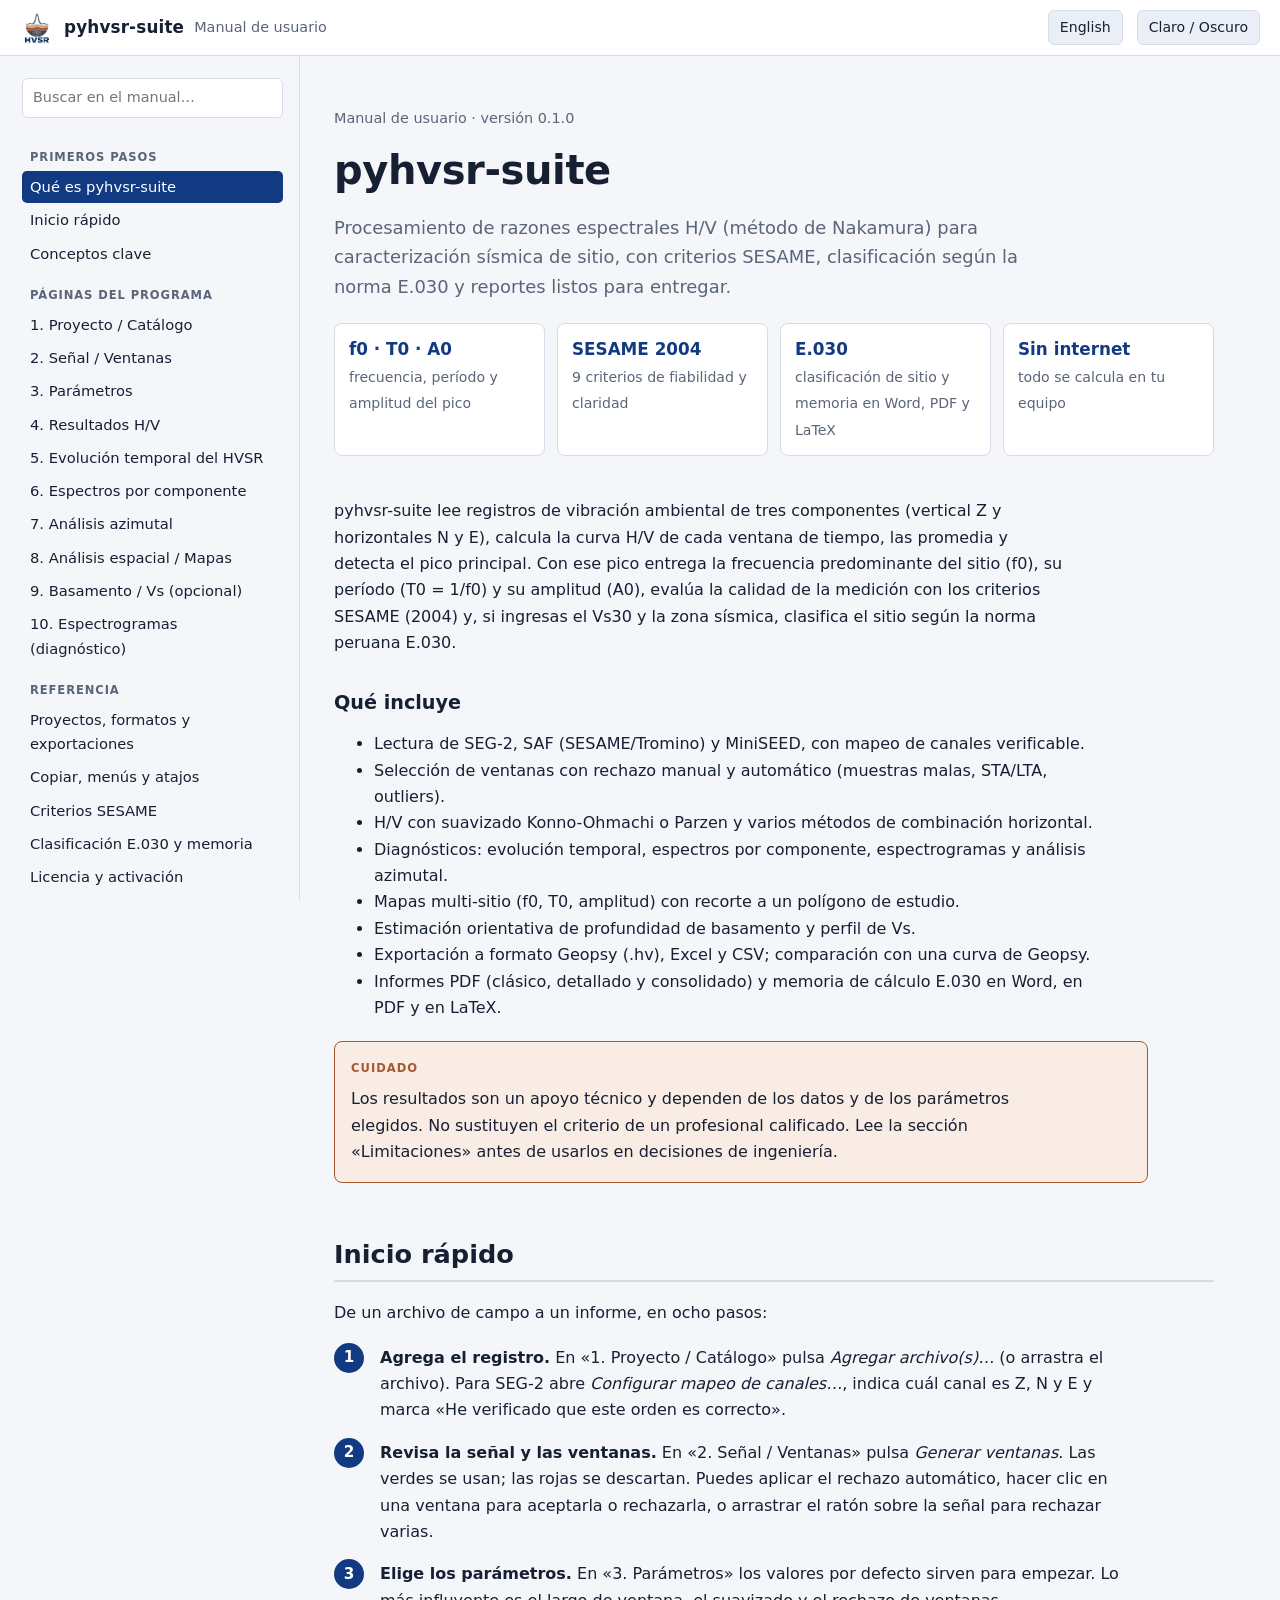
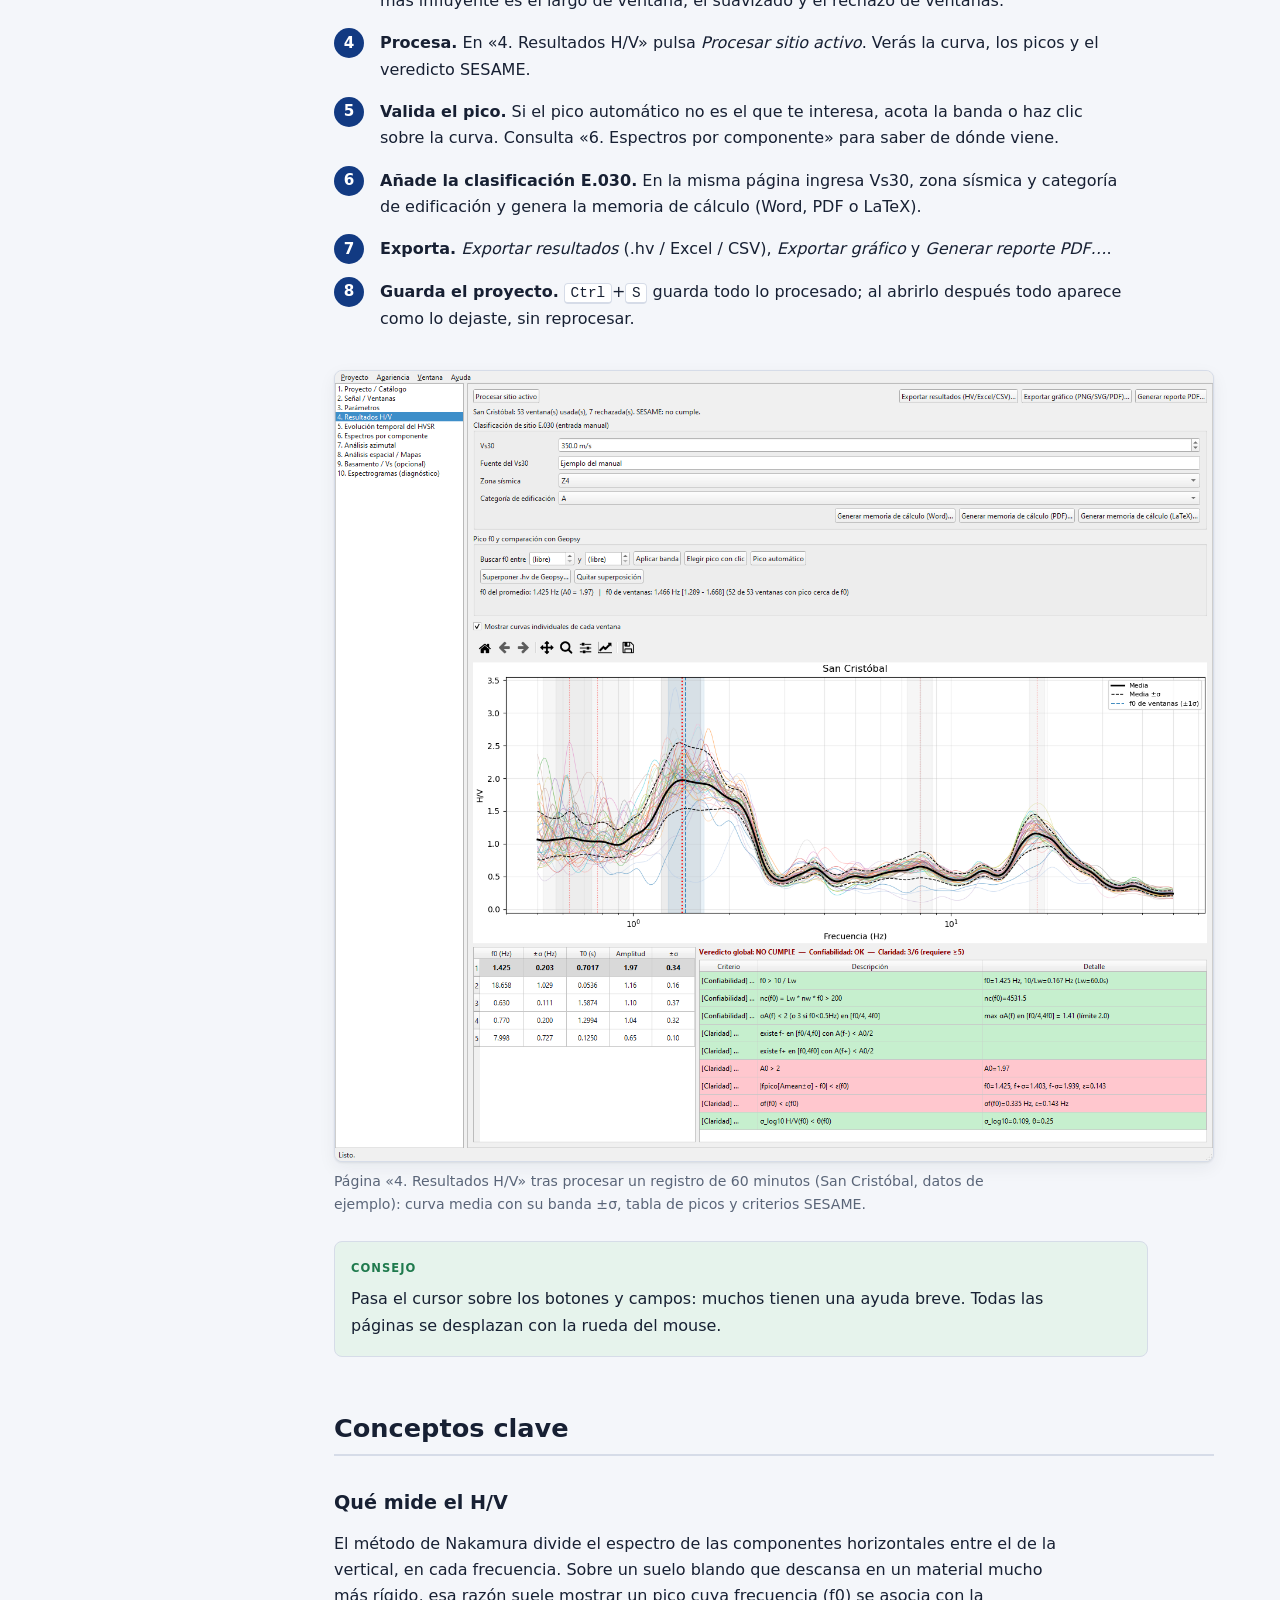
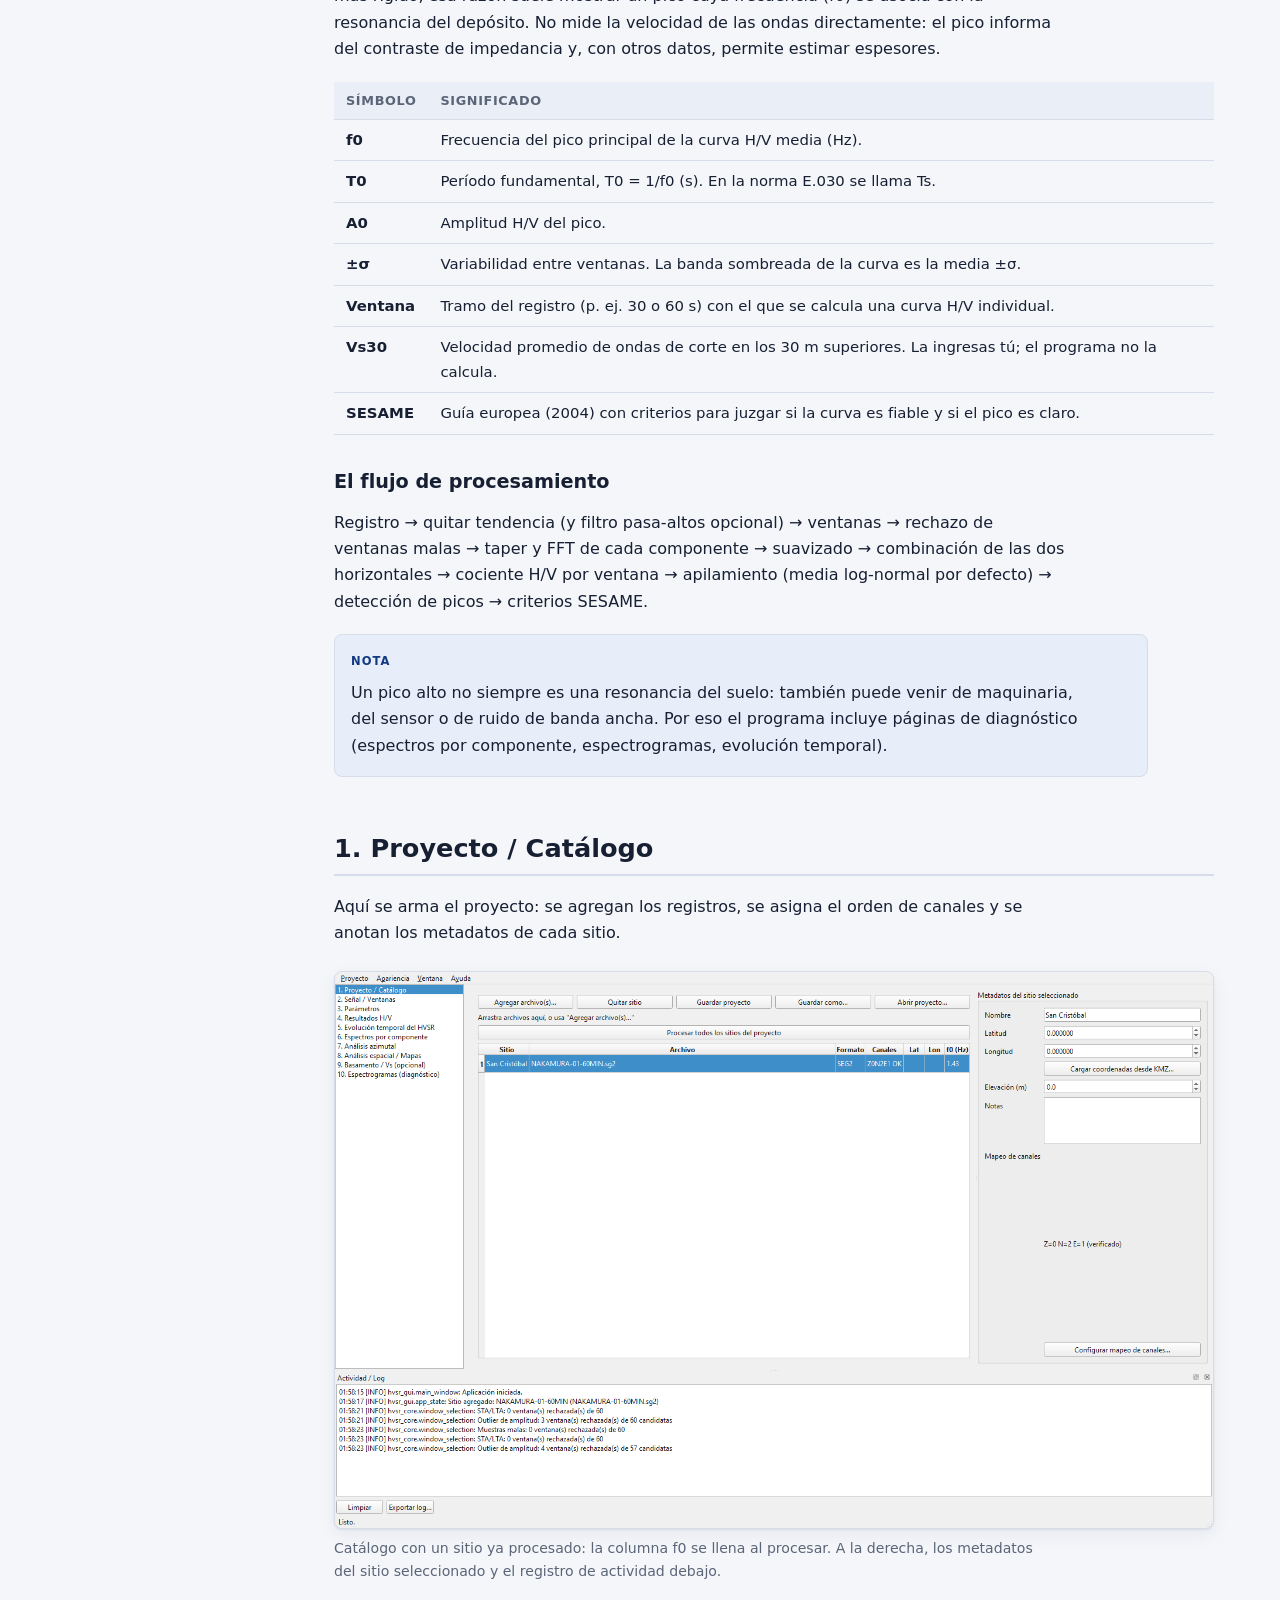
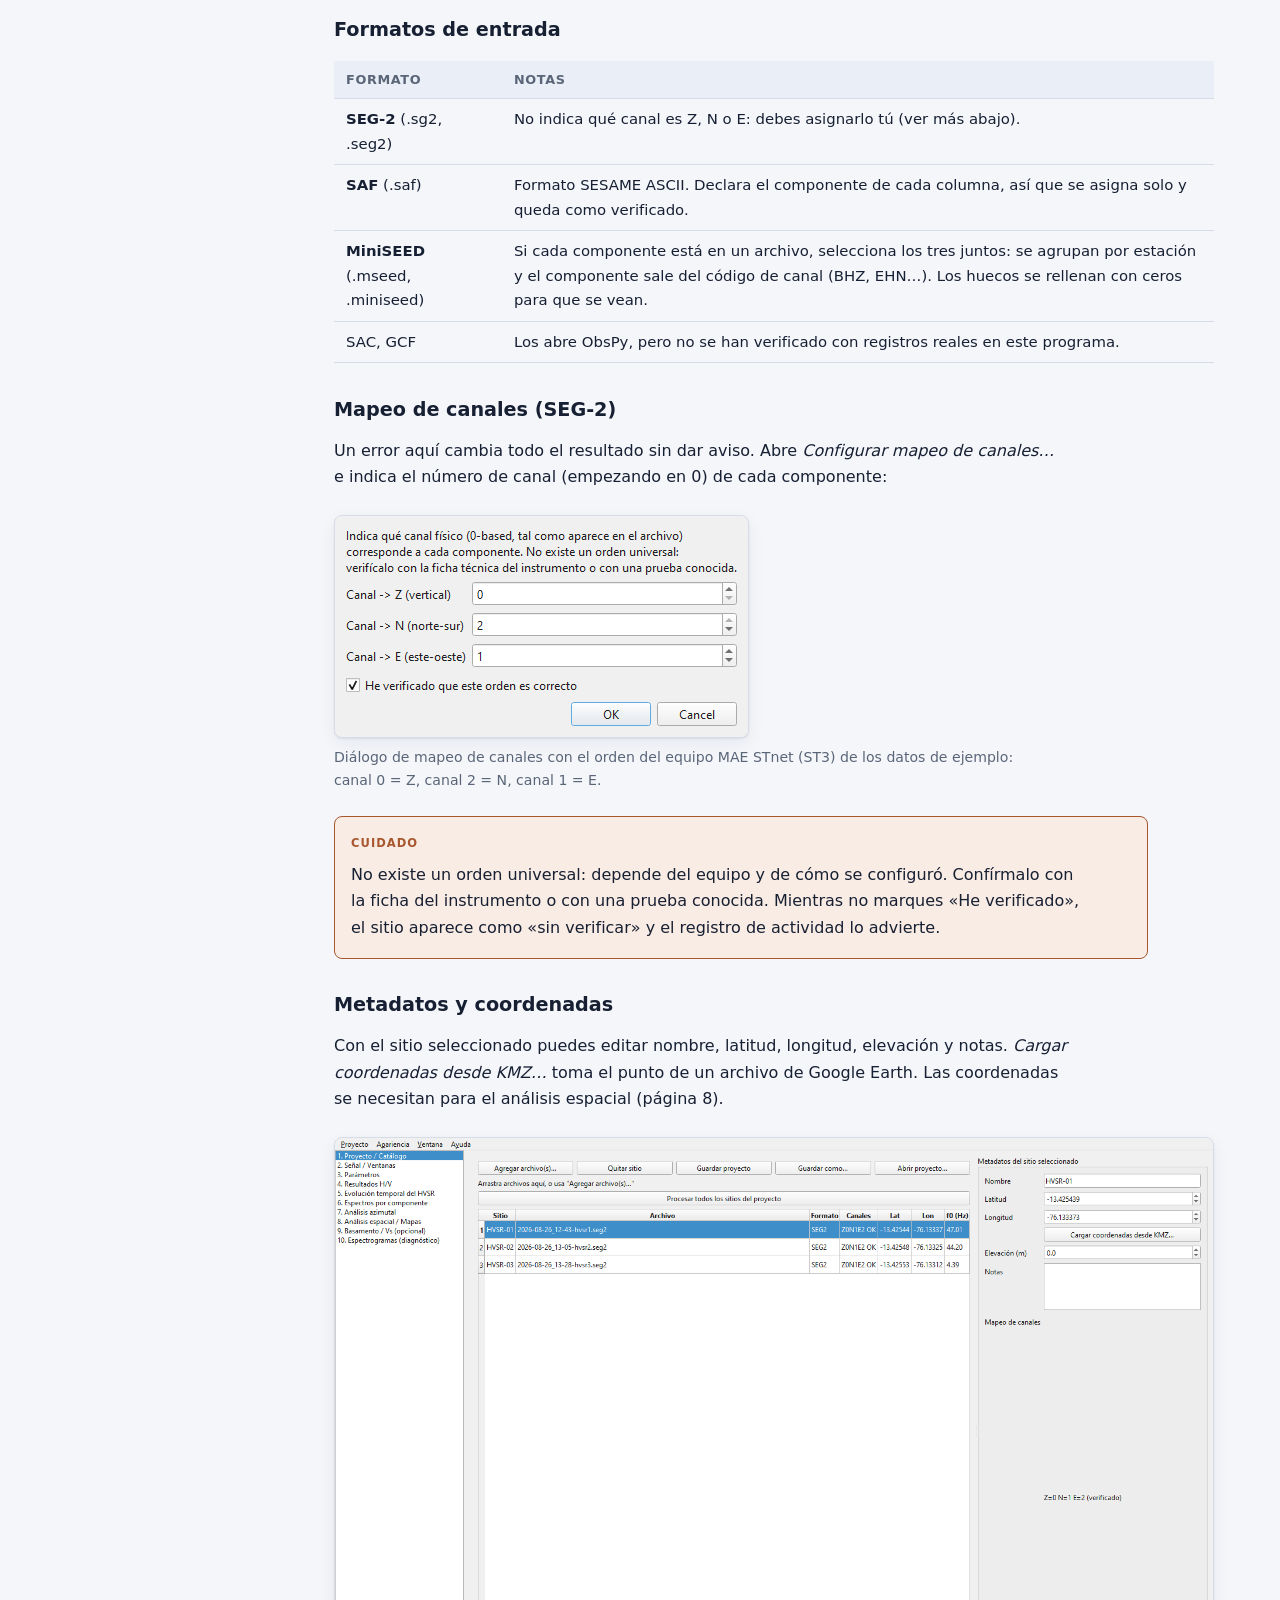
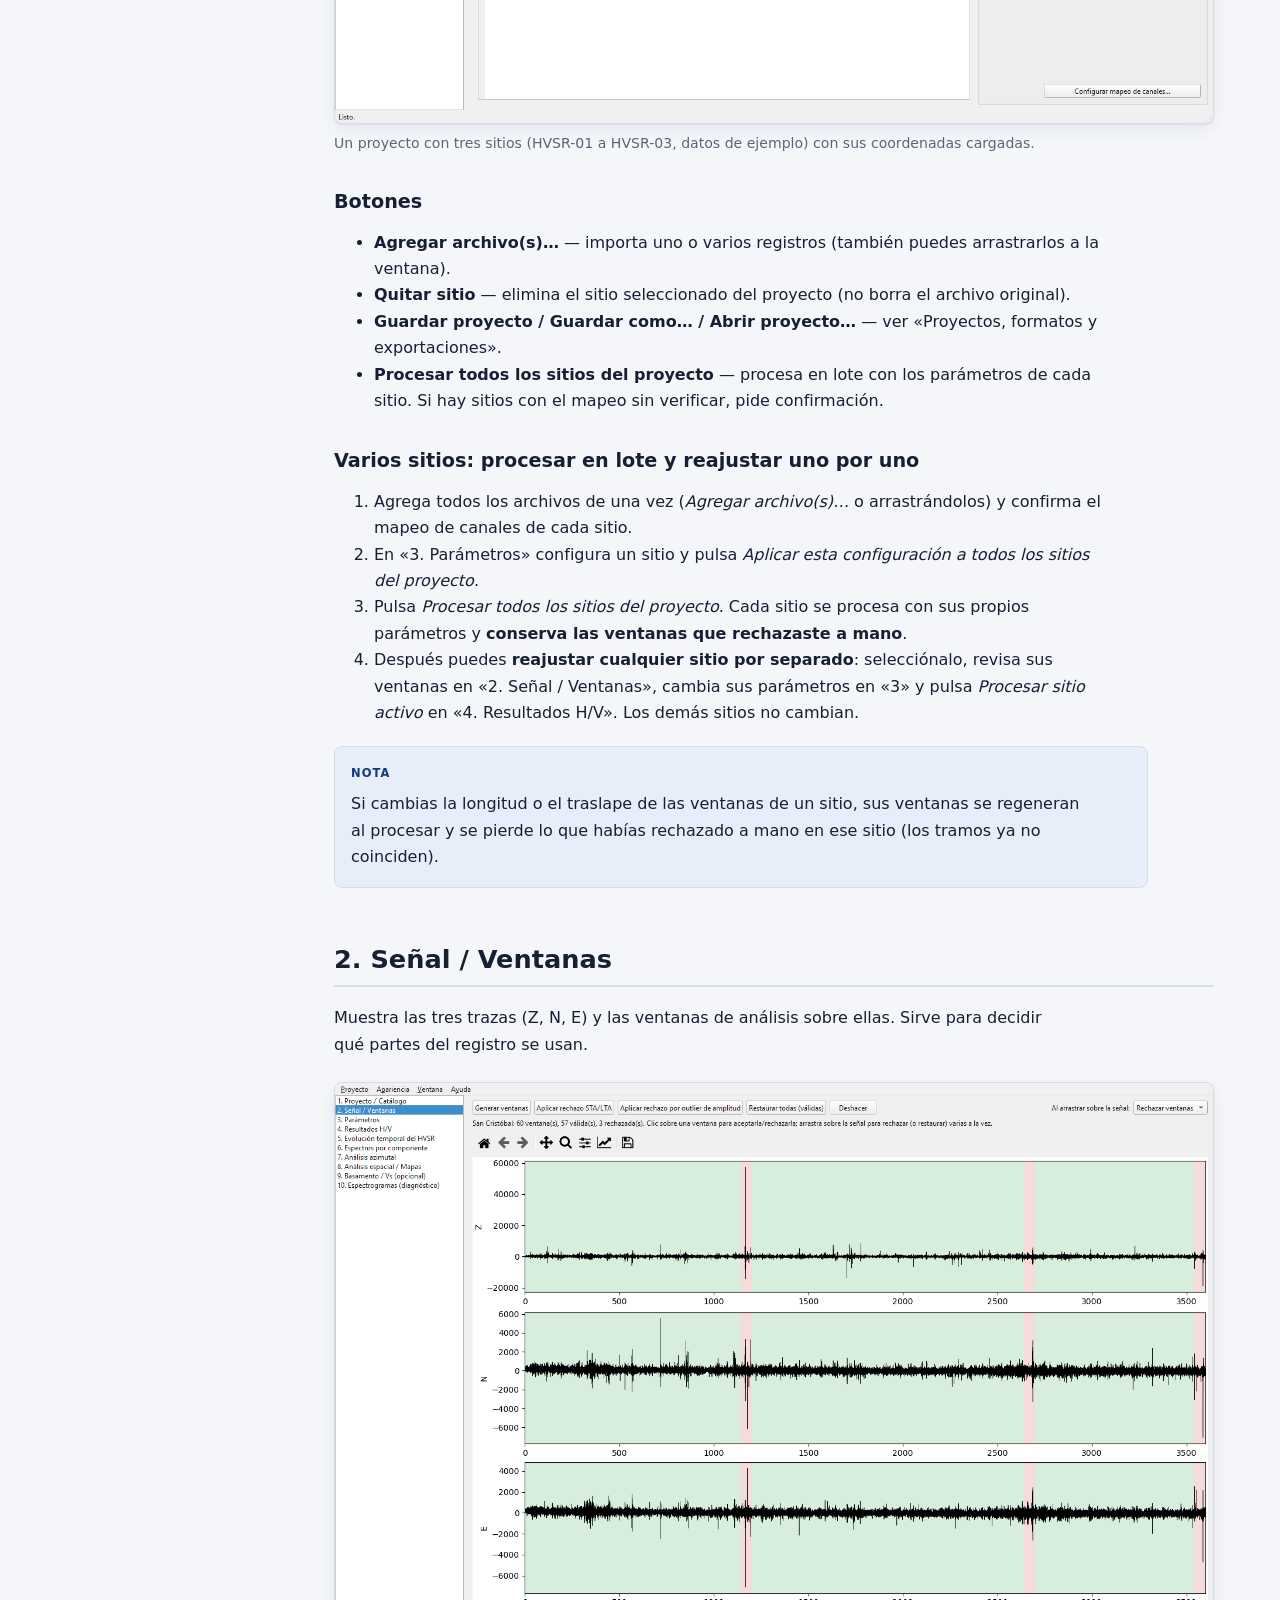
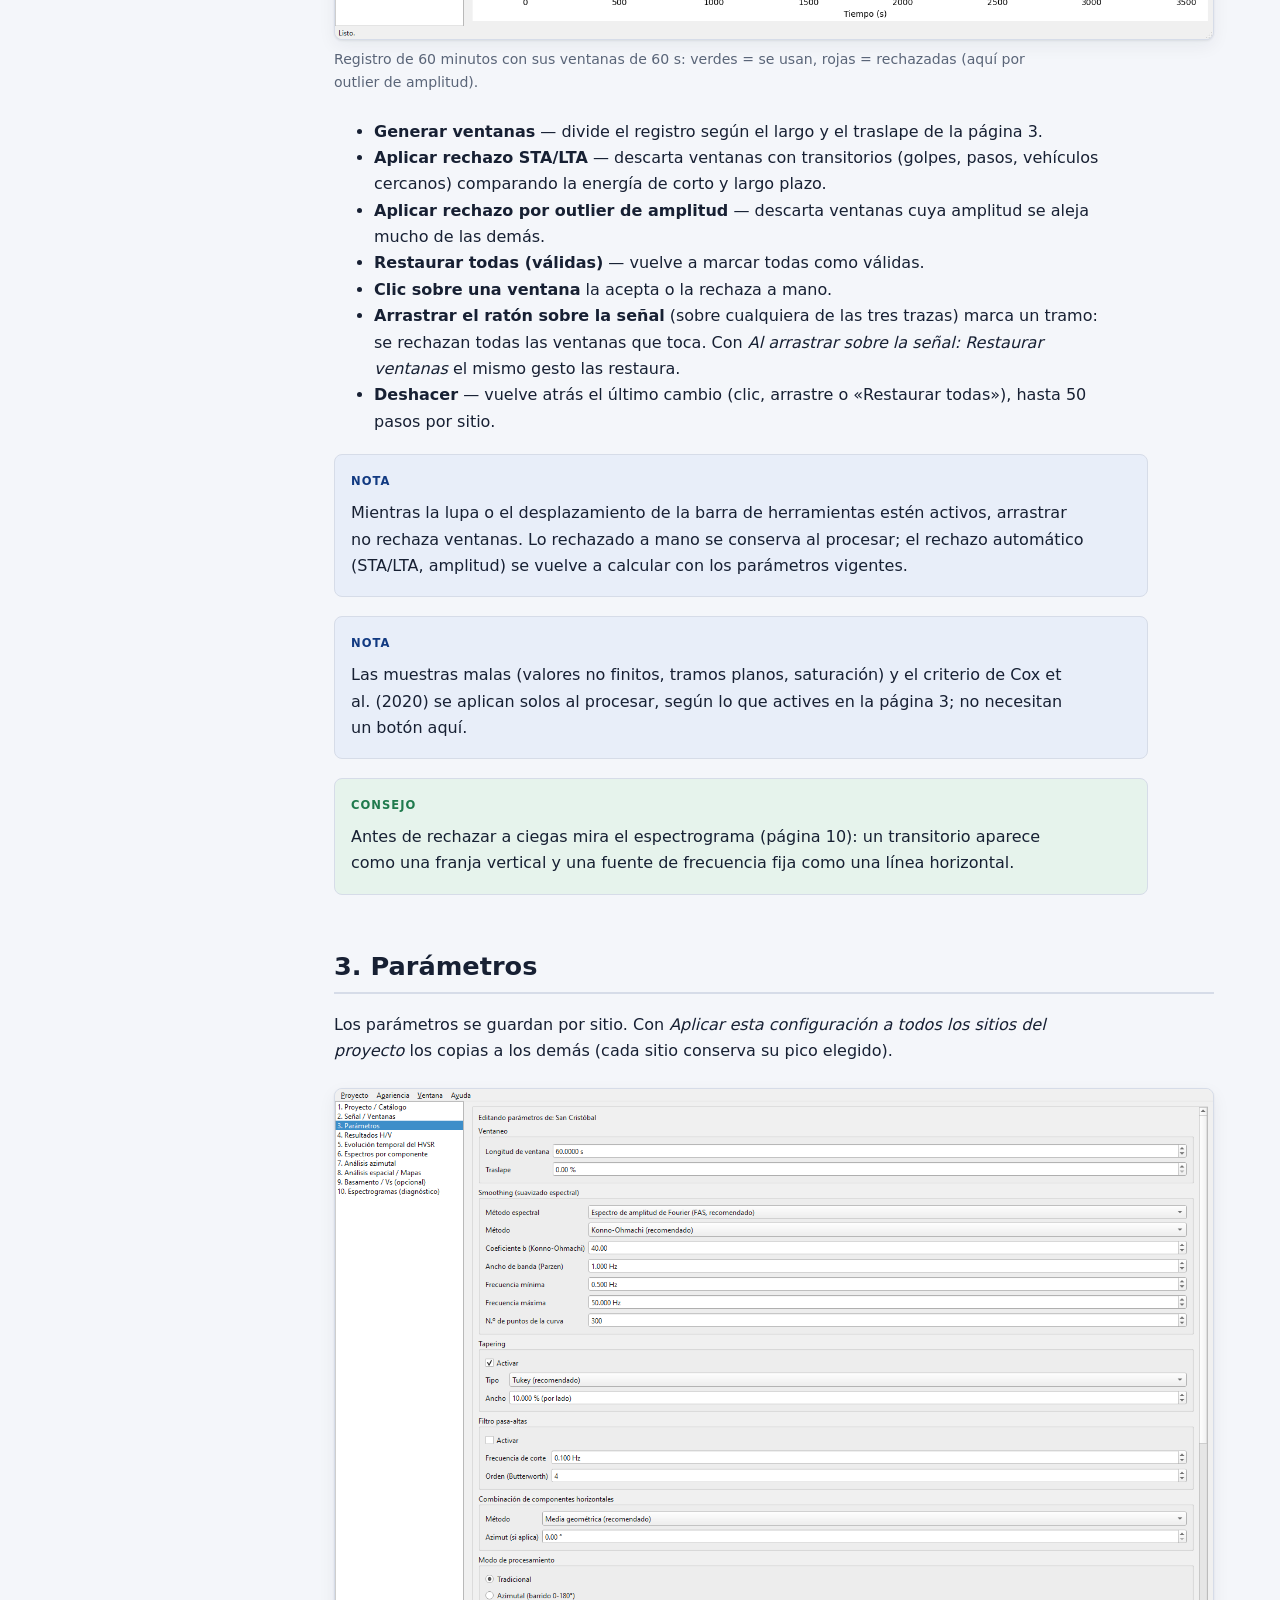
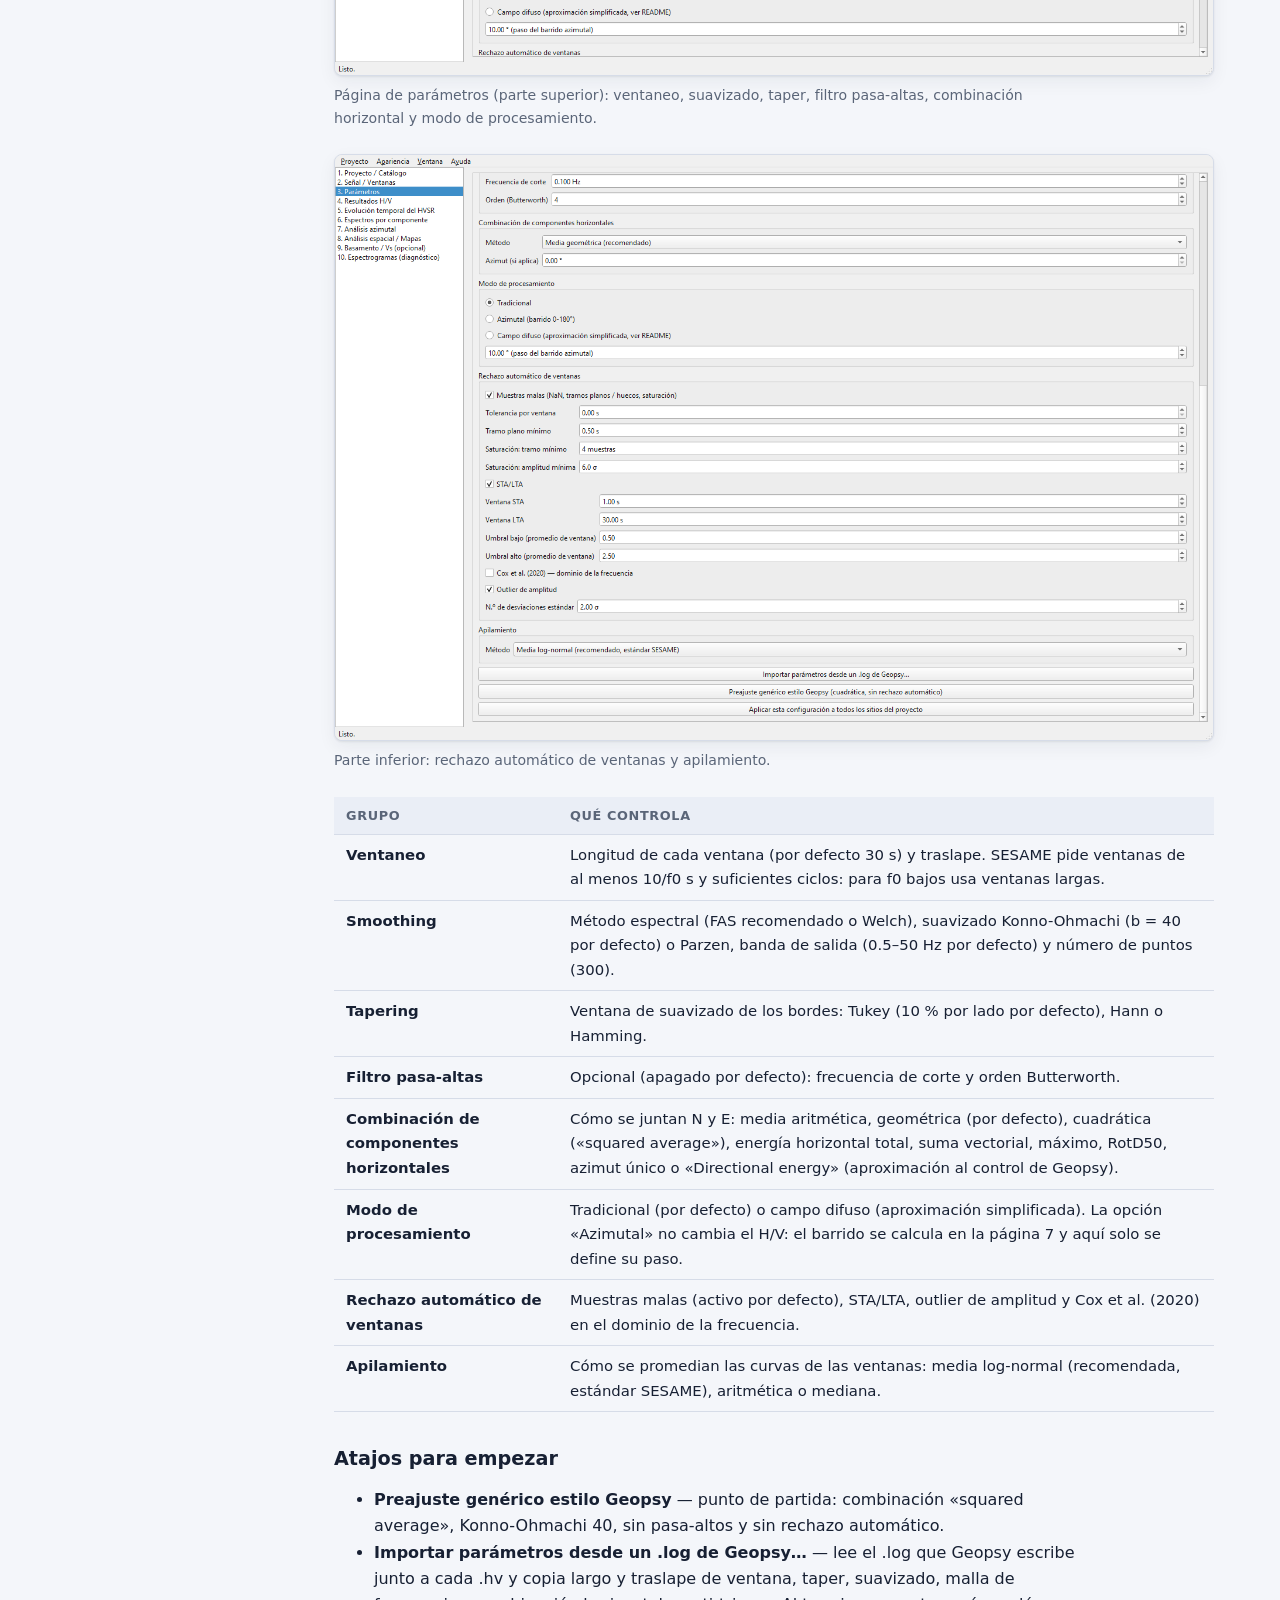
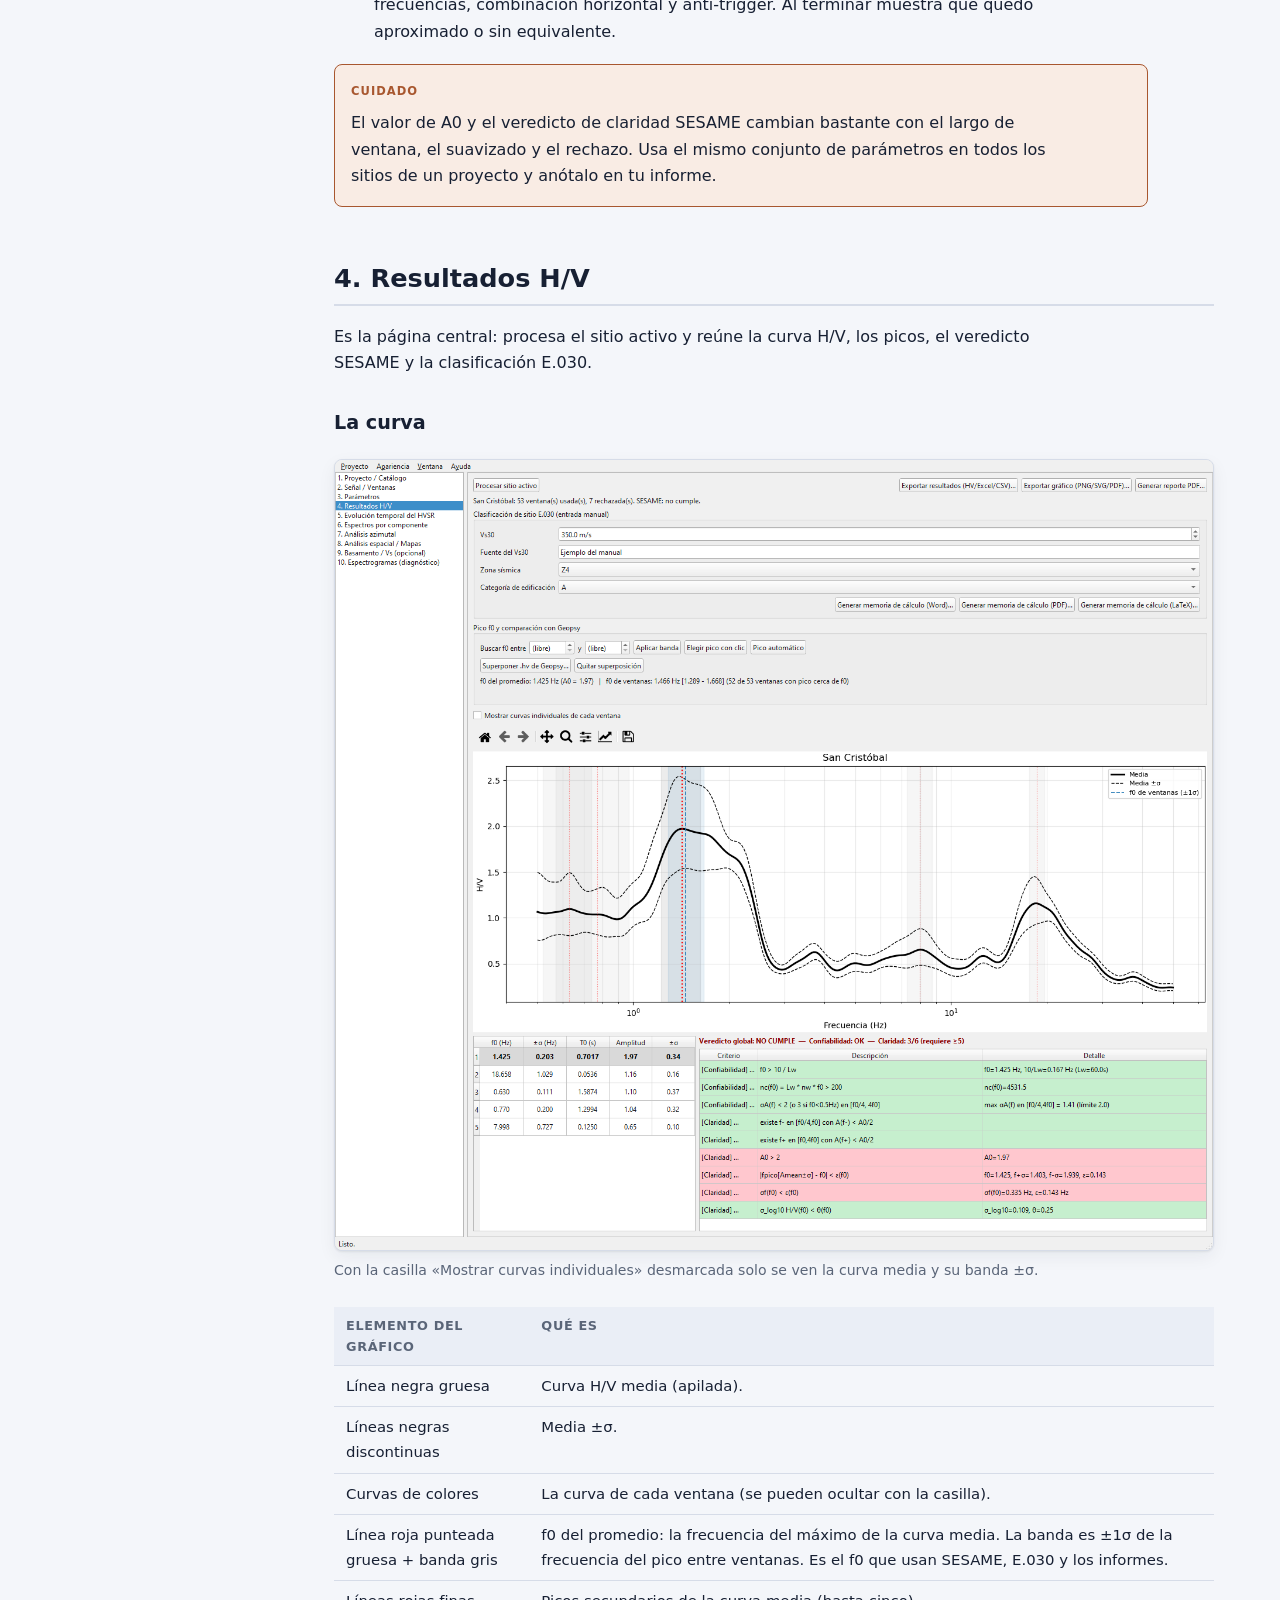
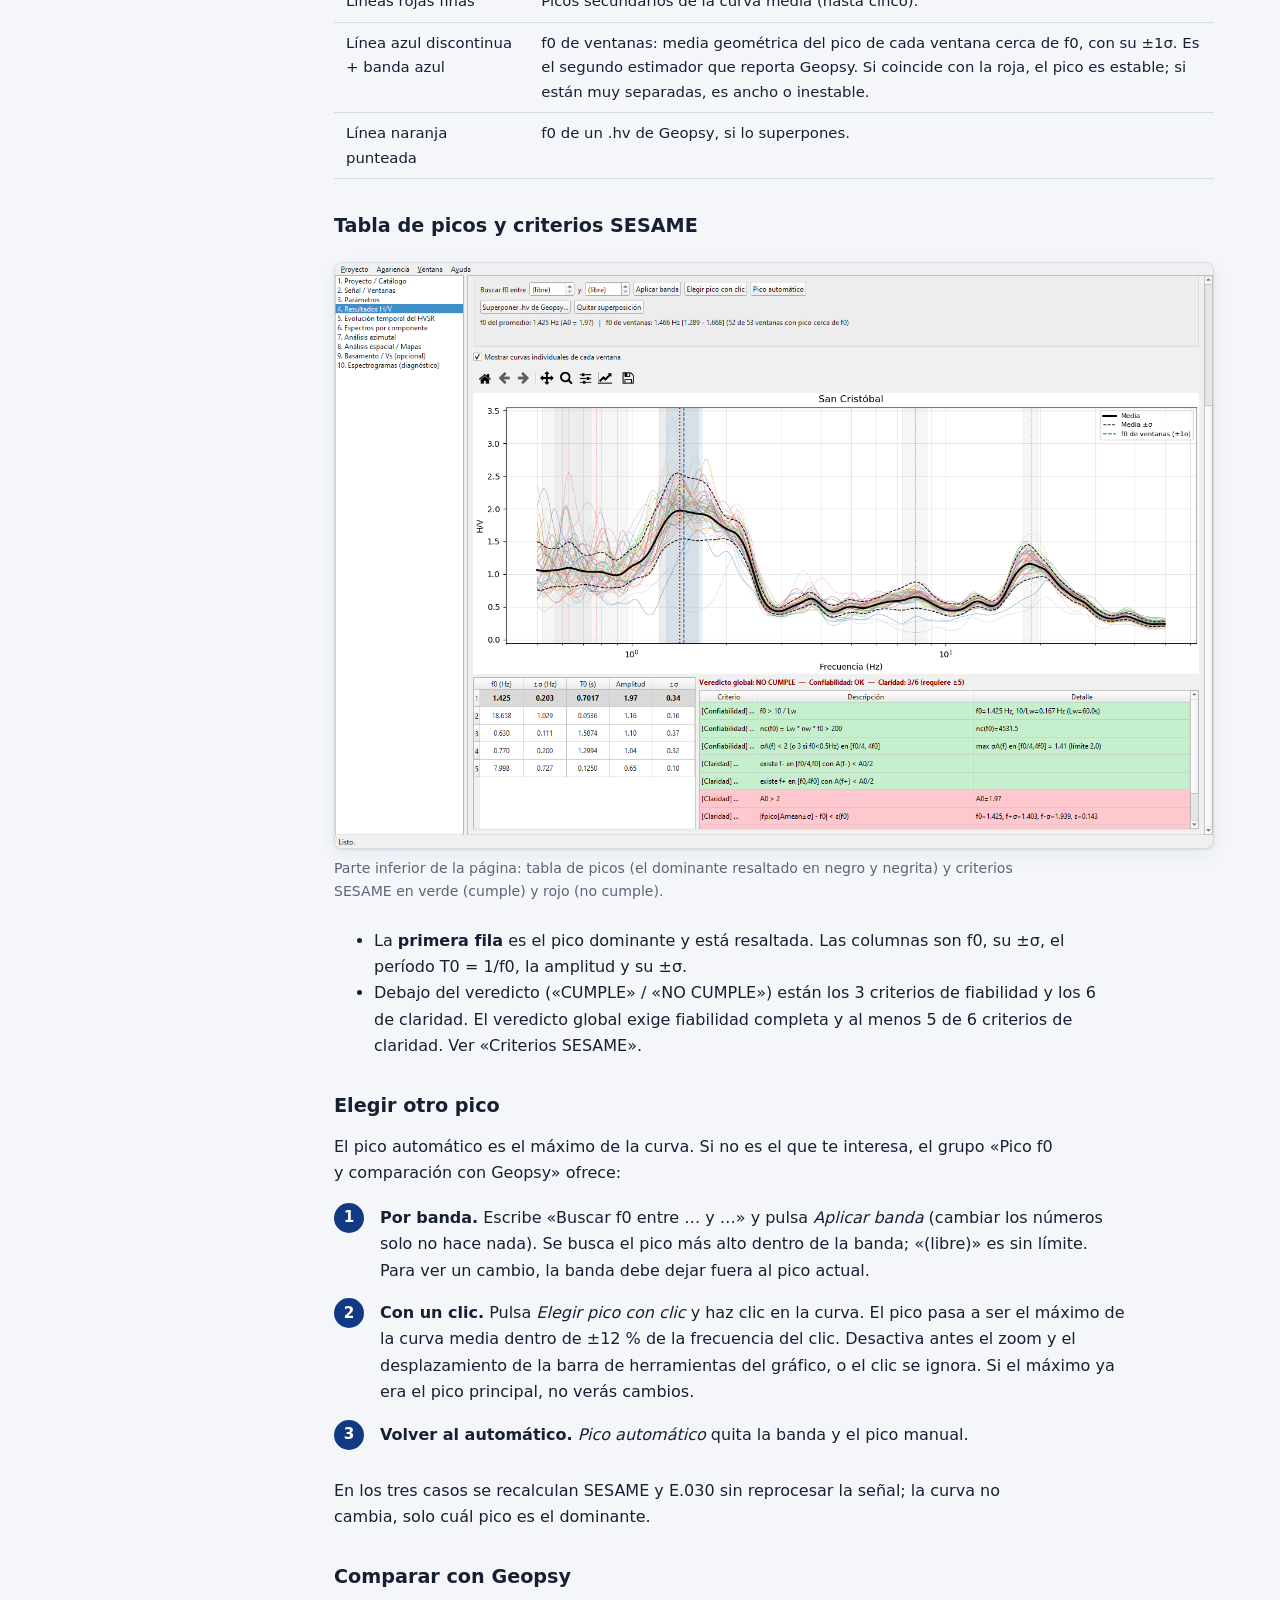
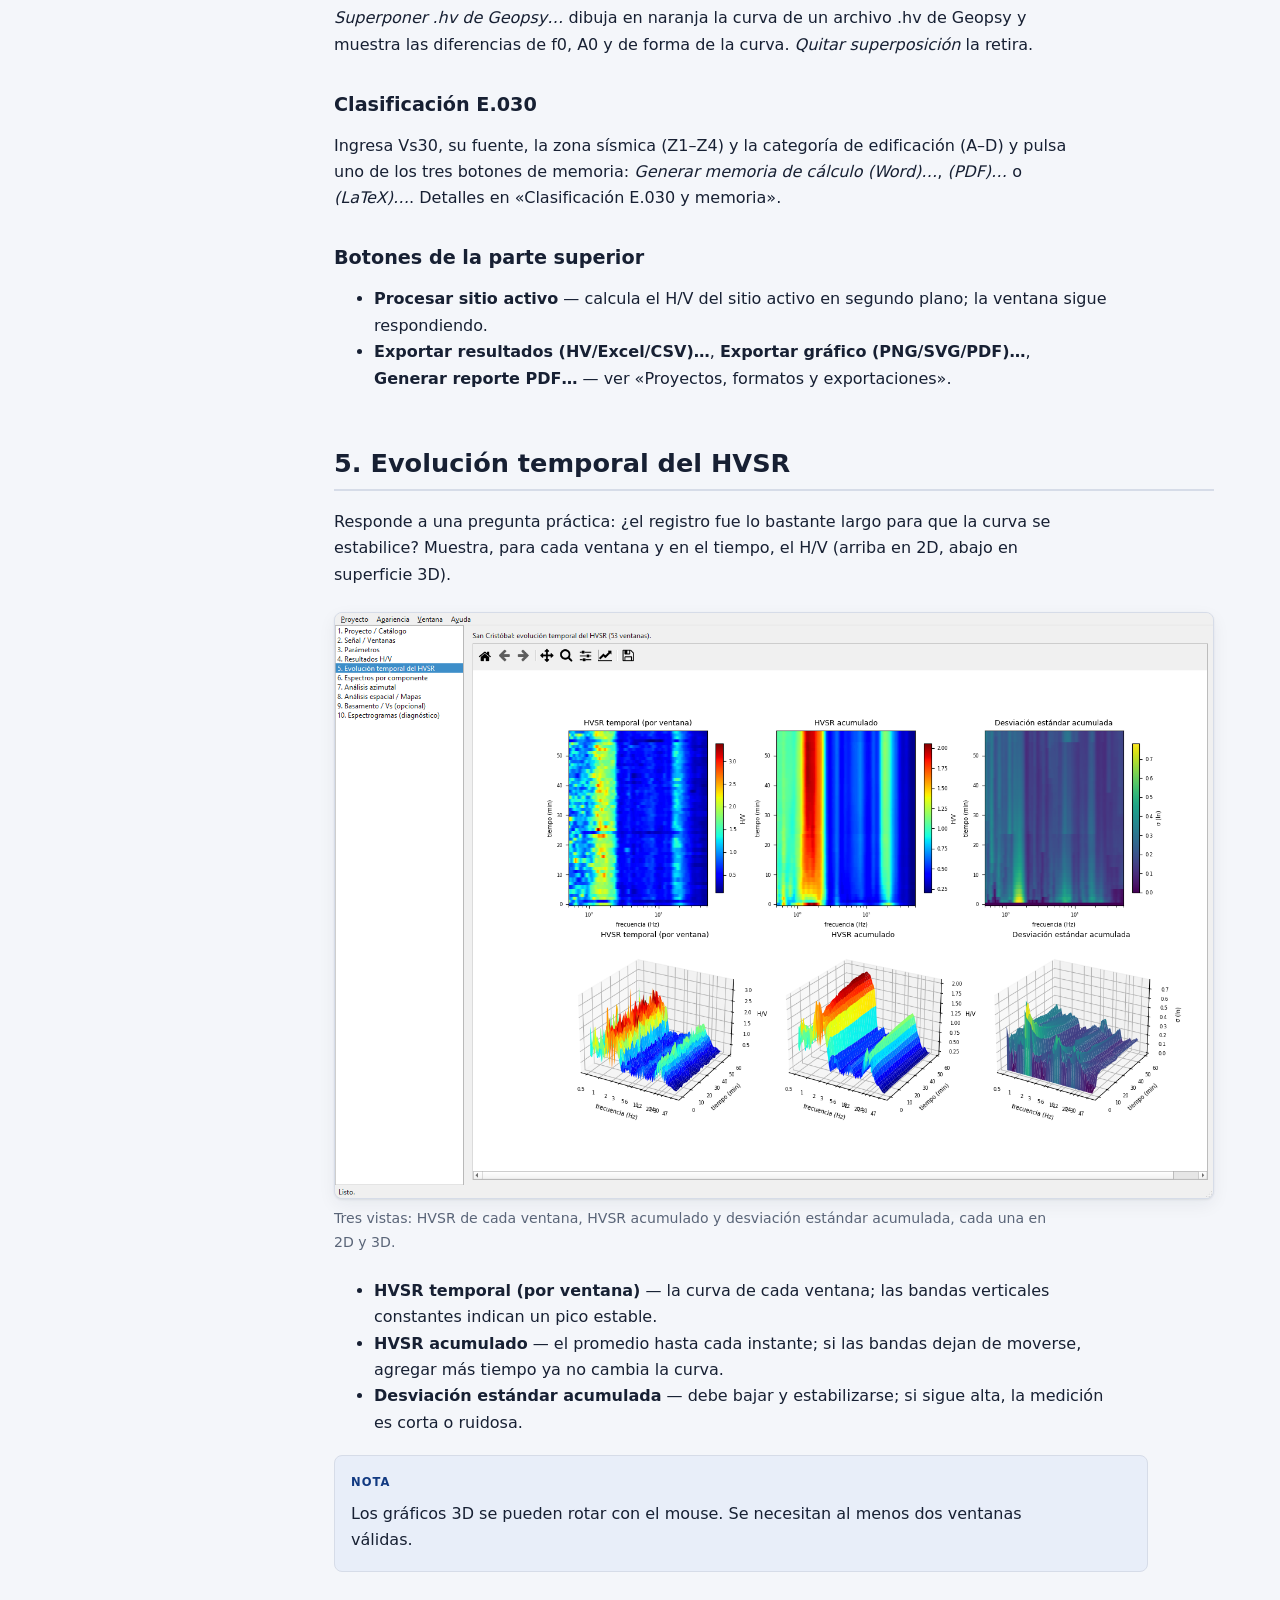
<file: manual_es.html>
<!doctype html>
<html lang="es">
<head>
<meta charset="utf-8">
<meta name="viewport" content="width=device-width, initial-scale=1">
<title>pyhvsr-suite — Manual de usuario</title>
<meta name="description" content="Manual de usuario de pyhvsr-suite: procesamiento H/V (Nakamura), criterios SESAME, clasificación E.030 y reportes.">
<link rel="icon" href="img/logo.png">
<link rel="stylesheet" href="style.css">
</head>
<body>
<header class="topbar">
  <button id="menu-toggle" class="menu-toggle" type="button" aria-label="Índice">☰ Índice</button>
  <a class="brand" href="#intro"><img src="img/logo.png" alt=""><strong>pyhvsr-suite</strong><span>Manual de usuario</span></a>
  <span class="spacer"></span>
  <a class="btn" href="manual_en.html" data-lang-switch="en" lang="en">English</a>
  <button id="theme-toggle" type="button">Claro / Oscuro</button>
</header>
<div class="layout">
<aside class="toc">
<input id="toc-search" type="search" placeholder="Buscar en el manual…" aria-label="Buscar en el manual…">
<nav aria-label="toc">
<div class="group">Primeros pasos</div><ul>
<li><a href="#intro">Qué es pyhvsr-suite</a></li>
<li><a href="#quickstart">Inicio rápido</a></li>
<li><a href="#concepts">Conceptos clave</a></li>
</ul>
<div class="group">Páginas del programa</div><ul>
<li><a href="#p1">1. Proyecto / Catálogo</a></li>
<li><a href="#p2">2. Señal / Ventanas</a></li>
<li><a href="#p3">3. Parámetros</a></li>
<li><a href="#p4">4. Resultados H/V</a></li>
<li><a href="#p5">5. Evolución temporal del HVSR</a></li>
<li><a href="#p6">6. Espectros por componente</a></li>
<li><a href="#p7">7. Análisis azimutal</a></li>
<li><a href="#p8">8. Análisis espacial / Mapas</a></li>
<li><a href="#p9">9. Basamento / Vs (opcional)</a></li>
<li><a href="#p10">10. Espectrogramas (diagnóstico)</a></li>
</ul>
<div class="group">Referencia</div><ul>
<li><a href="#files">Proyectos, formatos y exportaciones</a></li>
<li><a href="#productivity">Copiar, menús y atajos</a></li>
<li><a href="#sesame">Criterios SESAME</a></li>
<li><a href="#e030">Clasificación E.030 y memoria</a></li>
<li><a href="#license">Licencia y activación</a></li>
</ul>
<div class="group">Más información</div><ul>
<li><a href="#limits">Limitaciones y buenas prácticas</a></li>
<li><a href="#faq">Preguntas frecuentes</a></li>
<li><a href="#about">Licencia, créditos y versión</a></li>
</ul>
</nav>
</aside>
<main>
<section id="intro">
<div class="hero">
  <p class="meta">Manual de usuario · versión 0.1.0</p>
  <h1>pyhvsr-suite</h1>
  <p class="lead">Procesamiento de razones espectrales H/V (método de Nakamura) para caracterización sísmica de sitio, con criterios SESAME, clasificación según la norma E.030 y reportes listos para entregar.</p>
  <div class="facts">
    <div class="fact"><b>f0 · T0 · A0</b><span>frecuencia, período y amplitud del pico</span></div>
    <div class="fact"><b>SESAME 2004</b><span>9 criterios de fiabilidad y claridad</span></div>
    <div class="fact"><b>E.030</b><span>clasificación de sitio y memoria en Word, PDF y LaTeX</span></div>
    <div class="fact"><b>Sin internet</b><span>todo se calcula en tu equipo</span></div>
  </div>
</div>

<p>pyhvsr-suite lee registros de vibración ambiental de tres componentes (vertical Z y horizontales N y E), calcula la curva H/V de cada ventana de tiempo, las promedia y detecta el pico principal. Con ese pico entrega la frecuencia predominante del sitio (f0), su período (T0 = 1/f0) y su amplitud (A0), evalúa la calidad de la medición con los criterios SESAME (2004) y, si ingresas el Vs30 y la zona sísmica, clasifica el sitio según la norma peruana E.030.</p>

<h3>Qué incluye</h3>
<ul>
  <li>Lectura de SEG-2, SAF (SESAME/Tromino) y MiniSEED, con mapeo de canales verificable.</li>
  <li>Selección de ventanas con rechazo manual y automático (muestras malas, STA/LTA, outliers).</li>
  <li>H/V con suavizado Konno-Ohmachi o Parzen y varios métodos de combinación horizontal.</li>
  <li>Diagnósticos: evolución temporal, espectros por componente, espectrogramas y análisis azimutal.</li>
  <li>Mapas multi-sitio (f0, T0, amplitud) con recorte a un polígono de estudio.</li>
  <li>Estimación orientativa de profundidad de basamento y perfil de Vs.</li>
  <li>Exportación a formato Geopsy (.hv), Excel y CSV; comparación con una curva de Geopsy.</li>
  <li>Informes PDF (clásico, detallado y consolidado) y memoria de cálculo E.030 en Word, en PDF y en LaTeX.</li>
</ul>

<div class="callout warn"><span class="label">Cuidado</span><p>Los resultados son un apoyo técnico y dependen de los datos y de los parámetros elegidos. No sustituyen el criterio de un profesional calificado. Lee la sección «Limitaciones» antes de usarlos en decisiones de ingeniería.</p></div>
</section>
<section id="quickstart"><h2>Inicio rápido</h2>
<p>De un archivo de campo a un informe, en ocho pasos:</p>
<ol class="steps">
  <li><b>Agrega el registro.</b>
      En «1. Proyecto / Catálogo» pulsa <i>Agregar archivo(s)…</i> (o arrastra el archivo). Para SEG-2 abre <i>Configurar mapeo de canales…</i>, indica cuál canal es Z, N y E y marca «He verificado que este orden es correcto».</li>
  <li><b>Revisa la señal y las ventanas.</b>
      En «2. Señal / Ventanas» pulsa <i>Generar ventanas</i>. Las verdes se usan; las rojas se descartan. Puedes aplicar el rechazo automático, hacer clic en una ventana para aceptarla o rechazarla, o arrastrar el ratón sobre la señal para rechazar varias.</li>
  <li><b>Elige los parámetros.</b>
      En «3. Parámetros» los valores por defecto sirven para empezar. Lo más influyente es el largo de ventana, el suavizado y el rechazo de ventanas.</li>
  <li><b>Procesa.</b>
      En «4. Resultados H/V» pulsa <i>Procesar sitio activo</i>. Verás la curva, los picos y el veredicto SESAME.</li>
  <li><b>Valida el pico.</b>
      Si el pico automático no es el que te interesa, acota la banda o haz clic sobre la curva. Consulta «6. Espectros por componente» para saber de dónde viene.</li>
  <li><b>Añade la clasificación E.030.</b>
      En la misma página ingresa Vs30, zona sísmica y categoría de edificación y genera la memoria de cálculo (Word, PDF o LaTeX).</li>
  <li><b>Exporta.</b>
      <i>Exportar resultados</i> (.hv / Excel / CSV), <i>Exportar gráfico</i> y <i>Generar reporte PDF…</i>.</li>
  <li><b>Guarda el proyecto.</b>
      <kbd>Ctrl</kbd>+<kbd>S</kbd> guarda todo lo procesado; al abrirlo después todo aparece como lo dejaste, sin reprocesar.</li>
</ol>
<figure><img src="img/05_resultados.png" alt="Página «4. Resultados H/V» tras procesar un registro de 60 minutos (San Cristóbal, datos de ejemplo): curva media con su banda ±σ, tabla de picos y criterios SESAME." loading="lazy"><figcaption>Página «4. Resultados H/V» tras procesar un registro de 60 minutos (San Cristóbal, datos de ejemplo): curva media con su banda ±σ, tabla de picos y criterios SESAME.</figcaption></figure>
<div class="callout tip"><span class="label">Consejo</span><p>Pasa el cursor sobre los botones y campos: muchos tienen una ayuda breve. Todas las páginas se desplazan con la rueda del mouse.</p></div>
</section>
<section id="concepts"><h2>Conceptos clave</h2>
<h3>Qué mide el H/V</h3>
<p>El método de Nakamura divide el espectro de las componentes horizontales entre el de la vertical, en cada frecuencia. Sobre un suelo blando que descansa en un material mucho más rígido, esa razón suele mostrar un pico cuya frecuencia (f0) se asocia con la resonancia del depósito. No mide la velocidad de las ondas directamente: el pico informa del contraste de impedancia y, con otros datos, permite estimar espesores.</p>
<div class="table-wrap"><table>
  <thead><tr><th>Símbolo</th><th>Significado</th></tr></thead>
  <tbody>
    <tr><td><b>f0</b></td><td>Frecuencia del pico principal de la curva H/V media (Hz).</td></tr>
    <tr><td><b>T0</b></td><td>Período fundamental, T0 = 1/f0 (s). En la norma E.030 se llama Ts.</td></tr>
    <tr><td><b>A0</b></td><td>Amplitud H/V del pico.</td></tr>
    <tr><td><b>±σ</b></td><td>Variabilidad entre ventanas. La banda sombreada de la curva es la media ±σ.</td></tr>
    <tr><td><b>Ventana</b></td><td>Tramo del registro (p. ej. 30 o 60 s) con el que se calcula una curva H/V individual.</td></tr>
    <tr><td><b>Vs30</b></td><td>Velocidad promedio de ondas de corte en los 30 m superiores. La ingresas tú; el programa no la calcula.</td></tr>
    <tr><td><b>SESAME</b></td><td>Guía europea (2004) con criterios para juzgar si la curva es fiable y si el pico es claro.</td></tr>
  </tbody>
</table></div>

<h3>El flujo de procesamiento</h3>
<p>Registro → quitar tendencia (y filtro pasa-altos opcional) → ventanas → rechazo de ventanas malas → taper y FFT de cada componente → suavizado → combinación de las dos horizontales → cociente H/V por ventana → apilamiento (media log-normal por defecto) → detección de picos → criterios SESAME.</p>
<div class="callout note"><span class="label">Nota</span><p>Un pico alto no siempre es una resonancia del suelo: también puede venir de maquinaria, del sensor o de ruido de banda ancha. Por eso el programa incluye páginas de diagnóstico (espectros por componente, espectrogramas, evolución temporal).</p></div>
</section>
<section id="p1"><h2>1. Proyecto / Catálogo</h2>
<p>Aquí se arma el proyecto: se agregan los registros, se asigna el orden de canales y se anotan los metadatos de cada sitio.</p>
<figure><img src="img/02_catalogo.png" alt="Catálogo con un sitio ya procesado: la columna f0 se llena al procesar. A la derecha, los metadatos del sitio seleccionado y el registro de actividad debajo." loading="lazy"><figcaption>Catálogo con un sitio ya procesado: la columna f0 se llena al procesar. A la derecha, los metadatos del sitio seleccionado y el registro de actividad debajo.</figcaption></figure>

<h3>Formatos de entrada</h3>
<div class="table-wrap"><table>
  <thead><tr><th>Formato</th><th>Notas</th></tr></thead>
  <tbody>
    <tr><td><b>SEG-2</b> (.sg2, .seg2)</td><td>No indica qué canal es Z, N o E: debes asignarlo tú (ver más abajo).</td></tr>
    <tr><td><b>SAF</b> (.saf)</td><td>Formato SESAME ASCII. Declara el componente de cada columna, así que se asigna solo y queda como verificado.</td></tr>
    <tr><td><b>MiniSEED</b> (.mseed, .miniseed)</td><td>Si cada componente está en un archivo, selecciona los tres juntos: se agrupan por estación y el componente sale del código de canal (BHZ, EHN…). Los huecos se rellenan con ceros para que se vean.</td></tr>
    <tr><td>SAC, GCF</td><td>Los abre ObsPy, pero no se han verificado con registros reales en este programa.</td></tr>
  </tbody>
</table></div>

<h3>Mapeo de canales (SEG-2)</h3>
<p>Un error aquí cambia todo el resultado sin dar aviso. Abre <i>Configurar mapeo de canales…</i> e indica el número de canal (empezando en 0) de cada componente:</p>
<figure class="narrow"><img src="img/20_dialogo_mapeo_canales.png" alt="Diálogo de mapeo de canales con el orden del equipo MAE STnet (ST3) de los datos de ejemplo: canal 0 = Z, canal 2 = N, canal 1 = E." loading="lazy"><figcaption>Diálogo de mapeo de canales con el orden del equipo MAE STnet (ST3) de los datos de ejemplo: canal 0 = Z, canal 2 = N, canal 1 = E.</figcaption></figure>
<div class="callout warn"><span class="label">Cuidado</span><p>No existe un orden universal: depende del equipo y de cómo se configuró. Confírmalo con la ficha del instrumento o con una prueba conocida. Mientras no marques «He verificado», el sitio aparece como «sin verificar» y el registro de actividad lo advierte.</p></div>

<h3>Metadatos y coordenadas</h3>
<p>Con el sitio seleccionado puedes editar nombre, latitud, longitud, elevación y notas. <i>Cargar coordenadas desde KMZ…</i> toma el punto de un archivo de Google Earth. Las coordenadas se necesitan para el análisis espacial (página 8).</p>
<figure><img src="img/02b_catalogo_multisitio.png" alt="Un proyecto con tres sitios (HVSR-01 a HVSR-03, datos de ejemplo) con sus coordenadas cargadas." loading="lazy"><figcaption>Un proyecto con tres sitios (HVSR-01 a HVSR-03, datos de ejemplo) con sus coordenadas cargadas.</figcaption></figure>

<h3>Botones</h3>
<ul>
  <li><b>Agregar archivo(s)…</b> — importa uno o varios registros (también puedes arrastrarlos a la ventana).</li>
  <li><b>Quitar sitio</b> — elimina el sitio seleccionado del proyecto (no borra el archivo original).</li>
  <li><b>Guardar proyecto / Guardar como… / Abrir proyecto…</b> — ver «Proyectos, formatos y exportaciones».</li>
  <li><b>Procesar todos los sitios del proyecto</b> — procesa en lote con los parámetros de cada sitio. Si hay sitios con el mapeo sin verificar, pide confirmación.</li>
</ul>
<h3>Varios sitios: procesar en lote y reajustar uno por uno</h3>
<ol>
  <li>Agrega todos los archivos de una vez (<i>Agregar archivo(s)…</i> o arrastrándolos) y confirma el mapeo de canales de cada sitio.</li>
  <li>En «3. Parámetros» configura un sitio y pulsa <i>Aplicar esta configuración a todos los sitios del proyecto</i>.</li>
  <li>Pulsa <i>Procesar todos los sitios del proyecto</i>. Cada sitio se procesa con sus propios parámetros y <b>conserva las ventanas que rechazaste a mano</b>.</li>
  <li>Después puedes <b>reajustar cualquier sitio por separado</b>: selecciónalo, revisa sus ventanas en «2. Señal / Ventanas», cambia sus parámetros en «3» y pulsa <i>Procesar sitio activo</i> en «4. Resultados H/V». Los demás sitios no cambian.</li>
</ol>
<div class="callout note"><span class="label">Nota</span><p>Si cambias la longitud o el traslape de las ventanas de un sitio, sus ventanas se regeneran al procesar y se pierde lo que habías rechazado a mano en ese sitio (los tramos ya no coinciden).</p></div>
</section>
<section id="p2"><h2>2. Señal / Ventanas</h2>
<p>Muestra las tres trazas (Z, N, E) y las ventanas de análisis sobre ellas. Sirve para decidir qué partes del registro se usan.</p>
<figure><img src="img/03_senal_ventanas.png" alt="Registro de 60 minutos con sus ventanas de 60 s: verdes = se usan, rojas = rechazadas (aquí por outlier de amplitud)." loading="lazy"><figcaption>Registro de 60 minutos con sus ventanas de 60 s: verdes = se usan, rojas = rechazadas (aquí por outlier de amplitud).</figcaption></figure>
<ul>
  <li><b>Generar ventanas</b> — divide el registro según el largo y el traslape de la página 3.</li>
  <li><b>Aplicar rechazo STA/LTA</b> — descarta ventanas con transitorios (golpes, pasos, vehículos cercanos) comparando la energía de corto y largo plazo.</li>
  <li><b>Aplicar rechazo por outlier de amplitud</b> — descarta ventanas cuya amplitud se aleja mucho de las demás.</li>
  <li><b>Restaurar todas (válidas)</b> — vuelve a marcar todas como válidas.</li>
  <li><b>Clic sobre una ventana</b> la acepta o la rechaza a mano.</li>
  <li><b>Arrastrar el ratón sobre la señal</b> (sobre cualquiera de las tres trazas) marca un tramo: se rechazan todas las ventanas que toca. Con <i>Al arrastrar sobre la señal: Restaurar ventanas</i> el mismo gesto las restaura.</li>
  <li><b>Deshacer</b> — vuelve atrás el último cambio (clic, arrastre o «Restaurar todas»), hasta 50 pasos por sitio.</li>
</ul>
<div class="callout note"><span class="label">Nota</span><p>Mientras la lupa o el desplazamiento de la barra de herramientas estén activos, arrastrar no rechaza ventanas. Lo rechazado a mano se conserva al procesar; el rechazo automático (STA/LTA, amplitud) se vuelve a calcular con los parámetros vigentes.</p></div>
<div class="callout note"><span class="label">Nota</span><p>Las muestras malas (valores no finitos, tramos planos, saturación) y el criterio de Cox et al. (2020) se aplican solos al procesar, según lo que actives en la página 3; no necesitan un botón aquí.</p></div>
<div class="callout tip"><span class="label">Consejo</span><p>Antes de rechazar a ciegas mira el espectrograma (página 10): un transitorio aparece como una franja vertical y una fuente de frecuencia fija como una línea horizontal.</p></div>
</section>
<section id="p3"><h2>3. Parámetros</h2>
<p>Los parámetros se guardan por sitio. Con <i>Aplicar esta configuración a todos los sitios del proyecto</i> los copias a los demás (cada sitio conserva su pico elegido).</p>
<figure><img src="img/04_parametros.png" alt="Página de parámetros (parte superior): ventaneo, suavizado, taper, filtro pasa-altas, combinación horizontal y modo de procesamiento." loading="lazy"><figcaption>Página de parámetros (parte superior): ventaneo, suavizado, taper, filtro pasa-altas, combinación horizontal y modo de procesamiento.</figcaption></figure>
<figure><img src="img/04b_parametros_final.png" alt="Parte inferior: rechazo automático de ventanas y apilamiento." loading="lazy"><figcaption>Parte inferior: rechazo automático de ventanas y apilamiento.</figcaption></figure>
<div class="table-wrap"><table>
  <thead><tr><th>Grupo</th><th>Qué controla</th></tr></thead>
  <tbody>
    <tr><td><b>Ventaneo</b></td><td>Longitud de cada ventana (por defecto 30 s) y traslape. SESAME pide ventanas de al menos 10/f0 s y suficientes ciclos: para f0 bajos usa ventanas largas.</td></tr>
    <tr><td><b>Smoothing</b></td><td>Método espectral (FAS recomendado o Welch), suavizado Konno-Ohmachi (b = 40 por defecto) o Parzen, banda de salida (0.5–50 Hz por defecto) y número de puntos (300).</td></tr>
    <tr><td><b>Tapering</b></td><td>Ventana de suavizado de los bordes: Tukey (10 % por lado por defecto), Hann o Hamming.</td></tr>
    <tr><td><b>Filtro pasa-altas</b></td><td>Opcional (apagado por defecto): frecuencia de corte y orden Butterworth.</td></tr>
    <tr><td><b>Combinación de componentes horizontales</b></td><td>Cómo se juntan N y E: media aritmética, geométrica (por defecto), cuadrática («squared average»), energía horizontal total, suma vectorial, máximo, RotD50, azimut único o «Directional energy» (aproximación al control de Geopsy).</td></tr>
    <tr><td><b>Modo de procesamiento</b></td><td>Tradicional (por defecto) o campo difuso (aproximación simplificada). La opción «Azimutal» no cambia el H/V: el barrido se calcula en la página 7 y aquí solo se define su paso.</td></tr>
    <tr><td><b>Rechazo automático de ventanas</b></td><td>Muestras malas (activo por defecto), STA/LTA, outlier de amplitud y Cox et al. (2020) en el dominio de la frecuencia.</td></tr>
    <tr><td><b>Apilamiento</b></td><td>Cómo se promedian las curvas de las ventanas: media log-normal (recomendada, estándar SESAME), aritmética o mediana.</td></tr>
  </tbody>
</table></div>

<h3>Atajos para empezar</h3>
<ul>
  <li><b>Preajuste genérico estilo Geopsy</b> — punto de partida: combinación «squared average», Konno-Ohmachi 40, sin pasa-altos y sin rechazo automático.</li>
  <li><b>Importar parámetros desde un .log de Geopsy…</b> — lee el .log que Geopsy escribe junto a cada .hv y copia largo y traslape de ventana, taper, suavizado, malla de frecuencias, combinación horizontal y anti-trigger. Al terminar muestra qué quedó aproximado o sin equivalente.</li>
</ul>
<div class="callout warn"><span class="label">Cuidado</span><p>El valor de A0 y el veredicto de claridad SESAME cambian bastante con el largo de ventana, el suavizado y el rechazo. Usa el mismo conjunto de parámetros en todos los sitios de un proyecto y anótalo en tu informe.</p></div>
</section>
<section id="p4"><h2>4. Resultados H/V</h2>
<p>Es la página central: procesa el sitio activo y reúne la curva H/V, los picos, el veredicto SESAME y la clasificación E.030.</p>

<h3>La curva</h3>
<figure><img src="img/05b_resultados_sin_curvas.png" alt="Con la casilla «Mostrar curvas individuales» desmarcada solo se ven la curva media y su banda ±σ." loading="lazy"><figcaption>Con la casilla «Mostrar curvas individuales» desmarcada solo se ven la curva media y su banda ±σ.</figcaption></figure>
<div class="table-wrap"><table>
  <thead><tr><th>Elemento del gráfico</th><th>Qué es</th></tr></thead>
  <tbody>
    <tr><td>Línea negra gruesa</td><td>Curva H/V media (apilada).</td></tr>
    <tr><td>Líneas negras discontinuas</td><td>Media ±σ.</td></tr>
    <tr><td>Curvas de colores</td><td>La curva de cada ventana (se pueden ocultar con la casilla).</td></tr>
    <tr><td>Línea roja punteada gruesa + banda gris</td><td>f0 del promedio: la frecuencia del máximo de la curva media. La banda es ±1σ de la frecuencia del pico entre ventanas. Es el f0 que usan SESAME, E.030 y los informes.</td></tr>
    <tr><td>Líneas rojas finas</td><td>Picos secundarios de la curva media (hasta cinco).</td></tr>
    <tr><td>Línea azul discontinua + banda azul</td><td>f0 de ventanas: media geométrica del pico de cada ventana cerca de f0, con su ±1σ. Es el segundo estimador que reporta Geopsy. Si coincide con la roja, el pico es estable; si están muy separadas, es ancho o inestable.</td></tr>
    <tr><td>Línea naranja punteada</td><td>f0 de un .hv de Geopsy, si lo superpones.</td></tr>
  </tbody>
</table></div>

<h3>Tabla de picos y criterios SESAME</h3>
<figure><img src="img/05c_resultados_tablas.png" alt="Parte inferior de la página: tabla de picos (el dominante resaltado en negro y negrita) y criterios SESAME en verde (cumple) y rojo (no cumple)." loading="lazy"><figcaption>Parte inferior de la página: tabla de picos (el dominante resaltado en negro y negrita) y criterios SESAME en verde (cumple) y rojo (no cumple).</figcaption></figure>
<ul>
  <li>La <b>primera fila</b> es el pico dominante y está resaltada. Las columnas son f0, su ±σ, el período T0 = 1/f0, la amplitud y su ±σ.</li>
  <li>Debajo del veredicto («CUMPLE» / «NO CUMPLE») están los 3 criterios de fiabilidad y los 6 de claridad. El veredicto global exige fiabilidad completa y al menos 5 de 6 criterios de claridad. Ver «Criterios SESAME».</li>
</ul>

<h3>Elegir otro pico</h3>
<p>El pico automático es el máximo de la curva. Si no es el que te interesa, el grupo «Pico f0 y comparación con Geopsy» ofrece:</p>
<ol class="steps">
  <li><b>Por banda.</b> Escribe «Buscar f0 entre … y …» y pulsa <i>Aplicar banda</i> (cambiar los números solo no hace nada). Se busca el pico más alto dentro de la banda; «(libre)» es sin límite. Para ver un cambio, la banda debe dejar fuera al pico actual.</li>
  <li><b>Con un clic.</b> Pulsa <i>Elegir pico con clic</i> y haz clic en la curva. El pico pasa a ser el máximo de la curva media dentro de ±12 % de la frecuencia del clic. Desactiva antes el zoom y el desplazamiento de la barra de herramientas del gráfico, o el clic se ignora. Si el máximo ya era el pico principal, no verás cambios.</li>
  <li><b>Volver al automático.</b> <i>Pico automático</i> quita la banda y el pico manual.</li>
</ol>
<p>En los tres casos se recalculan SESAME y E.030 sin reprocesar la señal; la curva no cambia, solo cuál pico es el dominante.</p>

<h3>Comparar con Geopsy</h3>
<p><i>Superponer .hv de Geopsy…</i> dibuja en naranja la curva de un archivo .hv de Geopsy y muestra las diferencias de f0, A0 y de forma de la curva. <i>Quitar superposición</i> la retira.</p>

<h3>Clasificación E.030</h3>
<p>Ingresa Vs30, su fuente, la zona sísmica (Z1–Z4) y la categoría de edificación (A–D) y pulsa uno de los tres botones de memoria: <i>Generar memoria de cálculo (Word)…</i>, <i>(PDF)…</i> o <i>(LaTeX)…</i>. Detalles en «Clasificación E.030 y memoria».</p>

<h3>Botones de la parte superior</h3>
<ul>
  <li><b>Procesar sitio activo</b> — calcula el H/V del sitio activo en segundo plano; la ventana sigue respondiendo.</li>
  <li><b>Exportar resultados (HV/Excel/CSV)…</b>, <b>Exportar gráfico (PNG/SVG/PDF)…</b>, <b>Generar reporte PDF…</b> — ver «Proyectos, formatos y exportaciones».</li>
</ul>
</section>
<section id="p5"><h2>5. Evolución temporal del HVSR</h2>
<p>Responde a una pregunta práctica: ¿el registro fue lo bastante largo para que la curva se estabilice? Muestra, para cada ventana y en el tiempo, el H/V (arriba en 2D, abajo en superficie 3D).</p>
<figure><img src="img/06_evolucion_temporal.png" alt="Tres vistas: HVSR de cada ventana, HVSR acumulado y desviación estándar acumulada, cada una en 2D y 3D." loading="lazy"><figcaption>Tres vistas: HVSR de cada ventana, HVSR acumulado y desviación estándar acumulada, cada una en 2D y 3D.</figcaption></figure>
<ul>
  <li><b>HVSR temporal (por ventana)</b> — la curva de cada ventana; las bandas verticales constantes indican un pico estable.</li>
  <li><b>HVSR acumulado</b> — el promedio hasta cada instante; si las bandas dejan de moverse, agregar más tiempo ya no cambia la curva.</li>
  <li><b>Desviación estándar acumulada</b> — debe bajar y estabilizarse; si sigue alta, la medición es corta o ruidosa.</li>
</ul>
<div class="callout note"><span class="label">Nota</span><p>Los gráficos 3D se pueden rotar con el mouse. Se necesitan al menos dos ventanas válidas.</p></div>
</section>
<section id="p6"><h2>6. Espectros por componente</h2>
<p>Equivale a la herramienta «Spectrum» de Geopsy. Muestra el espectro promedio de Z, N, E y del horizontal combinado (H), con el H/V debajo en el mismo eje de frecuencias, y un diagnóstico del origen del pico.</p>
<figure><img src="img/07_espectros_componente.png" alt="Arriba, espectros de Z (rojo), N (verde), E (azul) y H (discontinuo negro) con su banda ±σ; abajo, el H/V con f0 y los flancos f0/2 y 2·f0." loading="lazy"><figcaption>Arriba, espectros de Z (rojo), N (verde), E (azul) y H (discontinuo negro) con su banda ±σ; abajo, el H/V con f0 y los flancos f0/2 y 2·f0.</figcaption></figure>
<p>Pulsa <i>Calcular espectros del sitio activo</i> (después de procesar). <i>Exportar espectros (CSV)…</i> guarda los datos.</p>
<h3>Cómo leer el diagnóstico</h3>
<p>El programa compara cada espectro en f0 con sus flancos (f0/2 y 2·f0). Un máximo en H o un mínimo en V solo cuentan si son <i>locales</i>:</p>
<div class="table-wrap"><table>
  <thead><tr><th>Resultado</th><th>Significa</th></tr></thead>
  <tbody>
    <tr><td><b>H</b></td><td>H tiene un máximo local en f0 y V no tiene un mínimo: el pico viene de las horizontales (lo más parecido a una resonancia).</td></tr>
    <tr><td><b>V</b></td><td>V tiene un mínimo local en f0: el pico viene de un hueco en la vertical.</td></tr>
    <tr><td><b>mixto</b></td><td>Aportan los dos.</td></tr>
    <tr><td><b>pendientes</b></td><td>El H/V tiene un máximo local, pero ni H ni V tienen una característica local: nace de la diferencia de pendientes entre ambos espectros (típico de la respuesta del sensor o de ruido de banda ancha). Es poco probable que sea una resonancia clara del suelo.</td></tr>
    <tr><td><b>sin pico</b></td><td>El H/V no destaca sobre sus flancos.</td></tr>
  </tbody>
</table></div>
<p>Además avisa si las <b>tres</b> componentes suben a la vez en f0: puede ser una fuente monocromática (maquinaria, tráfico regular) y no el suelo.</p>
<div class="callout warn"><span class="label">Cuidado</span><p>El diagnóstico es indicativo: un solo registro y un par de flancos no sustituyen el criterio del especialista.</p></div>
</section>
<section id="p7"><h2>7. Análisis azimutal</h2>
<p>Calcula el H/V girando la componente horizontal de 0° a 180° para detectar anisotropía direccional del sitio (por ejemplo, por topografía o fallas).</p>
<figure><img src="img/08_azimutal.png" alt="A la izquierda, la amplitud del pico H/V según el azimut; a la derecha, su frecuencia. Una amplitud casi circular indica un sitio aproximadamente isótropo." loading="lazy"><figcaption>A la izquierda, la amplitud del pico H/V según el azimut; a la derecha, su frecuencia. Una amplitud casi circular indica un sitio aproximadamente isótropo.</figcaption></figure>
<ul>
  <li>Pulsa <i>Calcular barrido azimutal</i> (el paso, en grados, se define en la página 3).</li>
  <li>La línea de texto da la <b>razón de anisotropía</b> (amplitud máxima / mínima) y el azimut de máxima amplitud. Por encima de un umbral se informa «anisotropía direccional significativa»; si no, «aproximadamente isotrópico».</li>
</ul>
</section>
<section id="p8"><h2>8. Análisis espacial / Mapas</h2>
<p>Reúne varios sitios con coordenadas para ver cómo varía f0, T0 o la amplitud en el área. Necesita al menos dos sitios con latitud y longitud (cárgalas desde KMZ en la página 1).</p>
<figure><img src="img/12_espacial_sitios.png" alt="Mapa de sitios (datos de ejemplo, carpeta HVSR 3), coloreados por f0, con el polígono del área de estudio." loading="lazy"><figcaption>Mapa de sitios (datos de ejemplo, carpeta HVSR 3), coloreados por f0, con el polígono del área de estudio.</figcaption></figure>
<figure><img src="img/12b_espacial_f0.png" alt="Mapa de isofrecuencias de f0, interpolado y recortado al polígono. Las curvas blancas son isolíneas." loading="lazy"><figcaption>Mapa de isofrecuencias de f0, interpolado y recortado al polígono. Las curvas blancas son isolíneas.</figcaption></figure>
<ul>
  <li><b>Vista</b> — mapa de sitios, isofrecuencias (f0), isoperiodos (T0), amplitud o sección de perfil (sondeos virtuales). Haz clic en un sitio del mapa para seleccionarlo.</li>
  <li><b>Colorear sitios por</b> — f0 o similitud con un sitio de referencia (correlación cruzada o LCSS).</li>
  <li><b>Cargar polígono de límite (KMZ)…</b> / <b>Quitar polígono</b> — recorta los mapas al área de estudio.</li>
  <li><b>Actualizar lista de sitios</b> — refresca la lista tras agregar o procesar sitios.</li>
</ul>
<div class="callout note"><span class="label">Nota</span><p>La interpolación es IDW (siempre disponible). El kriging solo está disponible si la biblioteca opcional PyKrige está instalada; la pantalla lo indica.</p></div>
<div class="callout warn"><span class="label">Cuidado</span><p>Con pocos sitios el mapa interpolado es una ayuda visual, no una medición entre los puntos.</p></div>
</section>
<section id="p9"><h2>9. Basamento / Vs (opcional)</h2>
<p>Módulo opcional y orientativo: estima la profundidad del basamento a partir de f0 y ajusta un perfil simple de Vs. Sirve para apoyar, no para reemplazar, un ensayo MASW o de refracción.</p>
<figure><img src="img/10_basamento_vs.png" alt="Relación empírica f0 → profundidad (ley de potencia de Ibs-von Seht y Wohlenberg) e inversión de una capa con la tabla de resultados." loading="lazy"><figcaption>Relación empírica f0 → profundidad (ley de potencia de Ibs-von Seht y Wohlenberg) e inversión de una capa con la tabla de resultados.</figcaption></figure>
<ul>
  <li><b>Relación empírica</b> — h = a·f0<sup>b</sup> (ley de potencia, con coeficientes generales de la literatura) o cuarto de onda con el Vs medio que asumas. Pulsa <i>Calcular</i>.</li>
  <li><b>Inversión (Thomson-Haskell)</b> — una capa (solución cerrada) o dos capas (búsqueda en malla). Defines rangos de Vs y espesor, densidades y la resolución de la malla; <i>Ejecutar inversión</i> devuelve el perfil y dibuja la curva teórica sobre la observada.</li>
</ul>
<figure><img src="img/10b_basamento_vs_grafico.png" alt="Parte inferior de la página: H/V observada frente a la función de transferencia SH teórica." loading="lazy"><figcaption>Parte inferior de la página: H/V observada frente a la función de transferencia SH teórica.</figcaption></figure>
<div class="callout warn"><span class="label">Cuidado</span><p>El modelo supone incidencia vertical de ondas de corte (respuesta de sitio 1D clásica), no la elipticidad de las ondas Rayleigh que explica rigurosamente el pico H/V en ruido ambiental. Trata el resultado como una estimación preliminar y calibra los coeficientes con datos locales (SPT, refracción) antes de usarlo.</p></div>
</section>
<section id="p10"><h2>10. Espectrogramas (diagnóstico)</h2>
<p>Muestra el espectrograma de cada traza (Z, N, E) del registro completo, aparte del flujo de procesamiento: no modifica ventanas ni resultados. Sirve para inspeccionar el registro.</p>
<figure><img src="img/11_espectrogramas.png" alt="Espectrogramas de San Cristóbal (60 min, 0–50 Hz): franjas verticales periódicas (transitorios) y una línea horizontal cerca de 9.5 Hz entre ~2000 y ~2290 s (fuente de frecuencia fija)." loading="lazy"><figcaption>Espectrogramas de San Cristóbal (60 min, 0–50 Hz): franjas verticales periódicas (transitorios) y una línea horizontal cerca de 9.5 Hz entre ~2000 y ~2290 s (fuente de frecuencia fija).</figcaption></figure>
<div class="table-wrap"><table>
  <thead><tr><th>Control</th><th>Efecto</th></tr></thead>
  <tbody>
    <tr><td><b>Segmento</b></td><td>Duración de cada FFT. La resolución en frecuencia es 1/segmento (8 s → 0.125 Hz). Más largo separa mejor las frecuencias; más corto sigue mejor los cambios en el tiempo. Cambiarlo exige volver a calcular.</td></tr>
    <tr><td><b>Frecuencia máx.</b></td><td>Límite superior mostrado (solo redibuja).</td></tr>
    <tr><td><b>Eje</b></td><td>Lineal o logarítmico; el logarítmico realza la banda baja (< 5 Hz).</td></tr>
    <tr><td><b>Marcar ventanas rechazadas</b></td><td>Sombrea en rojo las ventanas descartadas.</td></tr>
  </tbody>
</table></div>
<figure><img src="img/11b_espectrogramas_log.png" alt="Misma vista con el eje de frecuencia logarítmico: se aprecia que por debajo de ~2 Hz la energía cae en las tres componentes." loading="lazy"><figcaption>Misma vista con el eje de frecuencia logarítmico: se aprecia que por debajo de ~2 Hz la energía cae en las tres componentes.</figcaption></figure>
<p>El color es la potencia relativa en dB, con una misma escala para las tres componentes (percentiles 5–99.5 de todos los valores). Una <b>línea horizontal brillante</b> indica una fuente de frecuencia fija (maquinaria, tráfico regular); una <b>franja vertical</b>, un transitorio (paso, golpe, vehículo).</p>
<div class="callout tip"><span class="label">Consejo</span><p>Si la energía cae mucho por debajo de cierta frecuencia en las tres componentes, el sensor probablemente no ve esa banda (frecuencia natural del geófono). Un pico de H/V ahí debe tomarse con cautela.</p></div>
</section>
<section id="files"><h2>Proyectos, formatos y exportaciones</h2>
<h3>Proyecto (.hvsrproj)</h3>
<p><b>Guardar proyecto</b> (<kbd>Ctrl</kbd>+<kbd>S</kbd>) escribe un único archivo con todo lo procesado: sitios, parámetros, ventanas, resultados y picos, más las curvas por ventana, los espectros por componente y el barrido azimutal, el sitio activo y la página en que estabas, y la plantilla del reporte. <b>Guardar como…</b> (<kbd>Ctrl</kbd>+<kbd>Shift</kbd>+<kbd>S</kbd>) elige otra ruta. Al abrir el proyecto todo aparece como lo dejaste, <b>sin reprocesar</b>.</p>
<ul>
  <li>Las formas de onda <b>no</b> se guardan: se vuelven a leer de los archivos originales, que deben seguir en su carpeta. Si falta alguno se avisa al abrir y los resultados guardados se conservan (sin señal ni posibilidad de reprocesar).</li>
  <li>Los espectrogramas tampoco se guardan; se recalculan en un par de segundos.</li>
  <li>Los proyectos de versiones anteriores (JSON simple) se siguen abriendo; en ellos faltan las curvas por ventana hasta que reprocesas.</li>
  <li>El archivo se escribe primero a uno temporal y luego reemplaza al anterior: un fallo a medio guardado no corrompe un proyecto existente.</li>
</ul>

<h3>Exportar resultados</h3>
<p><i>Exportar resultados (HV/Excel/CSV)…</i> elige el formato por el filtro o la extensión:</p>
<div class="table-wrap"><table>
  <thead><tr><th>Formato</th><th>Contenido</th></tr></thead>
  <tbody>
    <tr><td><b>.hv</b> (Geopsy)</td><td>Mismo encabezado y columnas que Geopsy (frecuencia, promedio, mínimo, máximo), con f0 del promedio, f0 de ventanas y número de ventanas; además escribe un <b>.log</b> con los parámetros.</td></tr>
    <tr><td><b>Excel</b> (.xlsx)</td><td>Hojas Resumen, Curva HVSR (con gráfico), Picos, SESAME, Ventanas y Curvas por ventana.</td></tr>
    <tr><td><b>CSV</b></td><td>La curva H/V: frecuencia, promedio, mínimo, máximo, desviación estándar del logaritmo y percentiles 10 y 90.</td></tr>
  </tbody>
</table></div>
<p><i>Exportar gráfico (PNG/SVG/PDF)…</i> guarda el gráfico tal como lo ves (si ocultaste las curvas individuales, salen ocultas). El clic derecho sobre cualquier gráfico permite copiarlo o guardarlo como PNG de 300 dpi.</p>

<h3>Informes PDF</h3>
<p><i>Generar reporte PDF…</i> abre el diálogo de plantilla (empresa, proyecto, logotipo opcional, pie de página y formato).</p>
<figure class="narrow"><img src="img/21_dialogo_plantilla_reporte.png" alt="Diálogo de plantilla del reporte." loading="lazy"><figcaption>Diálogo de plantilla del reporte.</figcaption></figure>
<ul>
  <li><b>Clásico</b> — una página con el registro de campo, la curva con su pico, el cuadro de resultados (Vs30, clasificación, f0, T0, A0) y la verificación SESAME, más una segunda hoja con la tabla «Verificaciones SESAME», la página de la evolución temporal y el anexo E.030.</li>
  <li><b>Detallado</b> — secciones numeradas: datos del sitio, parámetros, curva, picos, criterios SESAME (tabla detallada y tabla «Verificaciones SESAME»), E.030 y evolución temporal.</li>
  <li><b>Consolidado</b> — desde el menú Proyecto → <i>Generar reporte consolidado (PDF)…</i>: un solo documento con todos los sitios procesados.</li>
</ul>
<figure><img src="img/30_informe_clasico.png" alt="Informe clásico de una página (datos de ejemplo)." loading="lazy"><figcaption>Informe clásico de una página (datos de ejemplo).</figcaption></figure>
<figure><img src="img/32_informe_detallado_p1.png" alt="Primera página del informe detallado." loading="lazy"><figcaption>Primera página del informe detallado.</figcaption></figure>
<figure><img src="img/31_informe_clasico_temporal.png" alt="Página de evolución temporal incluida en el informe." loading="lazy"><figcaption>Página de evolución temporal incluida en el informe.</figcaption></figure>
</section>
<section id="productivity"><h2>Copiar, menús y atajos</h2>
<h3>Copiar tablas a Excel</h3>
<p>En cualquier tabla (picos, criterios SESAME, catálogo, capas del perfil) haz clic y pulsa <kbd>Ctrl</kbd>+<kbd>C</kbd>: se copia la selección —o la tabla completa si no hay selección— <b>con sus encabezados</b>, separada por tabulaciones, lista para pegar en Excel con <kbd>Ctrl</kbd>+<kbd>V</kbd>.</p>
<figure class="narrow"><img src="img/24_menu_clic_derecho_tabla.png" alt="Menú de clic derecho de una tabla." loading="lazy"><figcaption>Menú de clic derecho de una tabla.</figcaption></figure>
<p>El clic derecho ofrece además copiar toda la tabla y una variante con <b>coma decimal</b>: si tu Excel usa coma decimal (típico en español), <code>1.587</code> podría leerse como 1587 o como una fecha; con esa opción se copia <code>1,587</code>.</p>

<h3>Copiar o guardar un gráfico</h3>
<p>Clic derecho sobre cualquier gráfico: <i>Copiar imagen al portapapeles</i> o <i>Guardar como PNG (300 dpi)…</i>. La barra de herramientas del gráfico ofrece además zoom, desplazamiento y guardado.</p>
<figure class="narrow"><img src="img/25_menu_clic_derecho_grafico.png" alt="Menú de clic derecho de un gráfico." loading="lazy"><figcaption>Menú de clic derecho de un gráfico.</figcaption></figure>

<h3>Menús y atajos</h3>
<div class="table-wrap"><table>
  <thead><tr><th>Atajo</th><th>Acción</th></tr></thead>
  <tbody>
    <tr><td><kbd>Ctrl</kbd>+<kbd>N</kbd></td><td>Nuevo proyecto</td></tr>
    <tr><td><kbd>Ctrl</kbd>+<kbd>O</kbd></td><td>Abrir proyecto</td></tr>
    <tr><td><kbd>Ctrl</kbd>+<kbd>S</kbd></td><td>Guardar proyecto (pide la ruta solo la primera vez)</td></tr>
    <tr><td><kbd>Ctrl</kbd>+<kbd>Shift</kbd>+<kbd>S</kbd></td><td>Guardar proyecto como…</td></tr>
    <tr><td><kbd>Ctrl</kbd>+<kbd>C</kbd></td><td>Copiar la tabla seleccionada (con encabezados)</td></tr>
    <tr><td><kbd>F1</kbd></td><td>Abrir este manual</td></tr>
    <tr><td><kbd>Ctrl</kbd>+<kbd>Q</kbd></td><td>Salir</td></tr>
  </tbody>
</table></div>
<p>Menú <b>Apariencia</b>: temas Claro, Oscuro y, en «Otros recomendados», Azul profesional y Alto contraste (se recuerda la elección). Menú <b>Ventana</b>: mostrar u ocultar el registro de actividad y restablecer el diseño.</p>
<figure class="narrow"><img src="img/23_menu_proyecto.png" alt="Menú Proyecto." loading="lazy"><figcaption>Menú Proyecto.</figcaption></figure>
<figure><img src="img/26_tema_oscuro_resultados.png" alt="El tema Oscuro en la página de resultados." loading="lazy"><figcaption>El tema Oscuro en la página de resultados.</figcaption></figure>
</section>
<section id="sesame"><h2>Criterios SESAME</h2>
<p>Los criterios SESAME (2004) evalúan dos cosas: si la <b>curva es fiable</b> y si el <b>pico es claro</b>. En la tabla de la página 4 cada criterio aparece en verde (cumple) o rojo (no cumple) con su detalle.</p>
<div class="table-wrap"><table>
  <thead><tr><th>Grupo</th><th>Criterio</th><th>Qué verifica</th></tr></thead>
  <tbody>
    <tr><td rowspan="3"><span class="pill">Fiabilidad</span></td><td><code>f0 &gt; 10 / Lw</code></td><td>La ventana es lo bastante larga para ver varios ciclos de f0.</td></tr>
    <tr><td><code>nc(f0) = Lw·nw·f0 &gt; 200</code></td><td>Hay suficientes ciclos significativos en total (largo × número de ventanas × f0).</td></tr>
    <tr><td><code>σA(f) &lt; 2</code> (o 3 si f0 &lt; 0.5 Hz) en [f0/4, 4f0]</td><td>La dispersión de la curva entre ventanas es baja cerca del pico.</td></tr>
    <tr><td rowspan="6"><span class="pill">Claridad</span></td><td><code>existe f−</code> en [f0/4, f0] con <code>A(f−) &lt; A0/2</code></td><td>La curva cae a la mitad por debajo del pico.</td></tr>
    <tr><td><code>existe f+</code> en [f0, 4f0] con <code>A(f+) &lt; A0/2</code></td><td>La curva cae a la mitad por encima del pico.</td></tr>
    <tr><td><code>A0 &gt; 2</code></td><td>El pico tiene una amplitud suficiente.</td></tr>
    <tr><td><code>|f<sub>pico</sub>[A<sub>media</sub> ± σ] − f0| &lt; ε(f0)</code></td><td>El pico de las curvas media ±σ queda cerca de f0.</td></tr>
    <tr><td><code>σf(f0) &lt; ε(f0)</code></td><td>La frecuencia del pico es estable entre ventanas.</td></tr>
    <tr><td><code>σ<sub>log10</sub> H/V(f0) &lt; θ(f0)</code></td><td>La amplitud del pico es estable entre ventanas.</td></tr>
  </tbody>
</table></div>
<p>El veredicto global es <b>CUMPLE</b> si se cumplen los 3 de fiabilidad y al menos 5 de los 6 de claridad. ε(f0) y θ(f0) son umbrales que dependen del rango de f0, tomados de la guía SESAME.</p>
<div class="callout note"><span class="label">Nota</span><p>«NO CUMPLE» no significa que la medición sea inútil: un pico real pero ancho o de poca amplitud (A0 &lt; 2) falla la claridad. Interprétalo junto con la curva y con los diagnósticos.</p></div>
<h3>La tabla «Verificaciones SESAME» de los informes</h3>
<p>Además de la tabla de criterios con su detalle, el informe detallado y el clásico incluyen la tabla <b>Verificaciones SESAME</b>, escrita con la notación de la guía (2004): una fila por condición, con su fórmula, y el resultado <i>Ok</i> o <b>No</b>. Las dos redacciones del criterio de σ<sub>A</sub>(f) comparten un único resultado, porque solo una se aplica según f0 sea mayor o menor que 0.5 Hz.</p>
<figure><img src="img/34_tabla_verificaciones_sesame.png" alt="Tabla «Verificaciones SESAME» del informe (datos de ejemplo)." loading="lazy"><figcaption>Tabla «Verificaciones SESAME» del informe (datos de ejemplo).</figcaption></figure>
<div class="callout note"><span class="label">Nota</span><p>Dos criterios se escriben en esta tabla tal como los redacta la guía: σ<sub>A</sub>(f) se mide en la banda 0.5·f0 &lt; f &lt; 2·f0 (la tabla de criterios del programa usa [f0/4, 4f0]) y la posición del pico de las curvas media ±σ debe quedar dentro de f0 ± 5 % (la tabla de criterios usa la tolerancia ε(f0)). Por eso en algunos sitios ambas tablas pueden diferir en esos dos criterios; una nota al pie del informe lo indica. El veredicto global del programa sigue calculándose con la tabla de criterios.</p></div>
<h3>Ventanas rechazadas por criterio</h3>
<p>En la sección de parámetros, el informe detallado (y cada sitio del informe consolidado) agrega una tabla con las ventanas totales, las usadas en el H/V y las rechazadas, con el desglose por criterio: rechazo manual, muestras malas, STA/LTA, outlier de amplitud y Cox et al. (2020). La hoja <i>Resumen</i> del Excel trae las mismas filas.</p>
<figure><img src="img/35_tabla_ventanas_rechazadas.png" alt="Tabla «Ventanas rechazadas por criterio» del informe (San Cristóbal, con STA/LTA y outlier de amplitud activados)." loading="lazy"><figcaption>Tabla «Ventanas rechazadas por criterio» del informe (San Cristóbal, con STA/LTA y outlier de amplitud activados).</figcaption></figure>
<div class="callout note"><span class="label">Nota</span><p>Cada ventana rechazada se cuenta en el <b>primer</b> criterio que la descartó, en el orden manual, muestras malas, STA/LTA, outlier de amplitud y Cox. STA/LTA usa umbrales de razón fijos; el outlier de amplitud se mide frente a las demás ventanas del mismo sitio. Cox et al. (2020) compara la frecuencia del pico de cada ventana con la media ± 2σ de ln f<sub>pico</sub> de las ventanas que quedan y repite hasta que no rechaza más: descarta las ventanas cuyo pico no es consistente con el del sitio. Cada sitio se evalúa con sus propios datos.</p></div>
<div class="callout warn"><span class="label">Cuidado</span><p>Los criterios se implementaron según la guía SESAME, con las tablas numéricas de ε y θ transcritas, y aún no se han contrastado con un caso de referencia publicado.</p></div>
</section>
<section id="e030"><h2>Clasificación E.030 y memoria</h2>
<p>A partir del Vs30, la zona sísmica y el f0 medido, el programa clasifica el perfil de suelo, obtiene los parámetros de sitio y verifica el período predominante, según las tablas de la norma E.030 (edición 2026).</p>
<h3>Perfiles de suelo</h3>
<div class="table-wrap"><table>
  <thead><tr><th>Perfil</th><th>Nombre (Tabla N°2)</th><th>Vs30 (Tabla N°3)</th></tr></thead>
  <tbody>
    <tr><td>S0</td><td>Roca</td><td>Vs30 ≥ 800 m/s</td></tr>
    <tr><td>S1</td><td>Suelos muy rígidos</td><td>550 ≤ Vs30 &lt; 800 m/s</td></tr>
    <tr><td>S2</td><td>Suelos rígidos</td><td>350 ≤ Vs30 &lt; 550 m/s</td></tr>
    <tr><td>S3</td><td>Suelos intermedios</td><td>200 ≤ Vs30 &lt; 350 m/s</td></tr>
    <tr><td>S4</td><td>Suelos blandos</td><td>Vs30 &lt; 200 m/s</td></tr>
    <tr><td>S5</td><td>Suelos excepcionales</td><td>No se clasifica por Vs30: requiere estudio de sitio (Art. 13)</td></tr>
  </tbody>
</table></div>
<p>El límite inferior de cada intervalo es inclusivo (Vs30 = 550 m/s es S1).</p>

<h3>Qué calcula</h3>
<ul>
  <li><b>Z</b> — factor de zona (Z1–Z4).</li>
  <li><b>S</b> — factor de suelo; en los perfiles S2 y S3 se <b>interpola</b> linealmente según el Vs30 dentro de su rango. En zona Z4 con perfil S4 la norma exige un análisis de respuesta de sitio y no hay factor S de tabla.</li>
  <li><b>Tp</b> y <b>TL</b> — períodos del espectro (Tabla N°5), también interpolados en S2 y S3.</li>
  <li><b>Ts = 1/f0</b> y la verificación <b>Ts &lt; 0.65·Tp</b>.</li>
  <li><b>Factor C</b> (Tabla N°6), solo como referencia: depende del período de la estructura, que el programa no conoce.</li>
</ul>

<h3>Art. 14.8: reclasificación</h3>
<p>Para edificaciones de categoría <b>A o B en zona Z4</b> sobre suelos <b>S1 a S4</b>, si Ts ≥ 0.65·Tp se toma el perfil siguiente más desfavorable, con el límite superior de Tp (o se hace un estudio de sitio específico). En otros casos la verificación se muestra como información adicional y la memoria lo indica. Si el perfil ya es S4, el siguiente (S5) no tiene parámetros: corresponde un estudio de sitio.</p>

<h3>La memoria de cálculo: Word, PDF y LaTeX</h3>
<p>Cualquiera de los tres botones crea un documento con: factor de zona, clasificación del perfil por Vs30, factor de suelo S, períodos Tp y TL (con la interpolación paso a paso), período predominante del sitio, verificación Ts &lt; 0.65·Tp, reclasificación del Art. 14.8, factor C de referencia y consideraciones y limitaciones.</p>
<div class="table-wrap"><table>
<tr><th>Botón</th><th>Qué entrega</th><th>Cuándo usarlo</th></tr>
<tr><td><i>Generar memoria de cálculo (Word)…</i></td><td>Un archivo <code>.docx</code>.</td><td>Para editar el texto en Word antes de entregarlo.</td></tr>
<tr><td><i>Generar memoria de cálculo (PDF)…</i></td><td>Un PDF con formato LaTeX, listo para entregar.</td><td>La opción más directa: no necesitas tener LaTeX instalado ni conexión a internet.</td></tr>
<tr><td><i>Generar memoria de cálculo (LaTeX)…</i></td><td>El archivo <code>.tex</code> editable y su PDF.</td><td>Para incluir la memoria en una tesis o publicación, o personalizarla en LaTeX.</td></tr>
</table></div>
<p>Los tres entregan los mismos números, porque salen del mismo cálculo. El PDF se compila con un compilador LaTeX que viene incluido en el programa; la primera vez prepara una copia de sus paquetes en tu carpeta de usuario (unos 40 MB, un par de segundos) y después compila en pocos segundos. Si ya tienes MiKTeX o TeX Live instalado, el botón de LaTeX lo usa.</p>
<p>Cada número se calcula en el programa; el documento solo lo presenta.</p>
<div class="callout warn"><span class="label">Cuidado</span><p>Las tablas se transcribieron del texto de la norma E.030 (edición 2026) proporcionado. Cótejalas con el texto oficial vigente antes de un uso crítico, y verifica que el Vs30 que ingresas provenga de un ensayo apropiado (MASW, refracción, SPT) o declara que es teórico.</p></div>
</section>
<section id="license"><h2>Licencia y activación</h2>
<p>El programa se entrega con una <b>prueba gratuita de 14 días</b>. Después necesita una <b>licencia</b> de JLVSpectra Labs co. atada a tu equipo, con fecha de vencimiento o perpetua. Todo funciona sin conexión a internet: el programa no envía ni recibe nada.</p>
<figure><img src="img/27_dialogo_licencia.png" alt="Diálogo «Licencia y activación» durante la prueba (equipo de demostración). Se abre solo al iniciar y desde Ayuda → Licencia y activación…" loading="lazy"><figcaption>Diálogo «Licencia y activación» durante la prueba (equipo de demostración). Se abre solo al iniciar y desde Ayuda → Licencia y activación…</figcaption></figure>
<h3>Cómo activar una licencia</h3>
<ol class="steps">
  <li>Abre <b>Ayuda → Licencia y activación…</b> y pulsa <i>Copiar código</i>. Es el <b>código de máquina</b> (<code>XXXX-XXXX-XXXX-XXXX-XXXX</code>).</li>
  <li>Envíalo a JLVSpectra Labs co. Recibirás una licencia: un texto que empieza con <code>PYHVSR1.</code> o un archivo <code>.lic</code>.</li>
  <li>Pega el texto en el cuadro, o pulsa <i>Cargar archivo .lic…</i>, y luego <i>Activar licencia</i>.</li>
</ol>
<figure><img src="img/27b_licencia_activa.png" alt="Licencia activa con vencimiento: el diálogo muestra el cliente, el identificador y la vigencia." loading="lazy"><figcaption>Licencia activa con vencimiento: el diálogo muestra el cliente, el identificador y la vigencia.</figcaption></figure>
<h3>Qué debes saber</h3>
<ul>
  <li><b>El código de máquina</b> — es un resumen irreversible del identificador de Windows de tu equipo: no contiene tu nombre ni datos personales. La licencia solo funciona en el equipo cuyo código se informó.</li>
  <li><b>Renovar</b> — cuando una licencia con fecha esté por vencer, el programa avisa al iniciar y en la barra de título. Solicita la renovación con el mismo código y actívala igual que la primera vez: se instala sobre la anterior.</li>
  <li><b>Cambio de equipo o reinstalación de Windows</b> — el código de máquina cambia: solicita una licencia nueva con el código nuevo.</li>
  <li><b>Si vence con el programa abierto</b> — se bloquea la ventana y se pide una licencia; tu trabajo guardado no se pierde. Guarda el proyecto (<kbd>Ctrl</kbd>+<kbd>S</kbd>) antes de que venza.</li>
  <li><b>Fecha del sistema</b> — si el reloj del equipo está atrasado respecto de la última vez que usaste el programa, este se bloquea hasta que lo corrijas.</li>
  <li>Tus resultados, informes y proyectos son tuyos: al vencer la licencia no se borra nada, solo deja de abrirse el programa hasta renovarla.</li>
</ul>
<div class="callout note"><span class="label">Nota</span><p>El texto completo del contrato de licencia está en Ayuda → Acerca de → Licencia.</p></div>
</section>
<section id="limits"><h2>Limitaciones y buenas prácticas</h2>
<p>Conocer lo que el programa <i>no</i> garantiza es parte de usarlo bien.</p>

<h3>Validación</h3>
<ul>
  <li>El cálculo se contrastó con Geopsy en <b>dos registros de un mismo sensor</b> (63 minutos, equipo ST3) usando exactamente los parámetros del .log de Geopsy: la curva coincide en toda la banda (correlación ≈ 0.999), con f0 dentro de ~0.2–2 % y A0 dentro de ~2–4 %. Queda un sesgo constante de ≈ 5 % (nuestra curva algo menor) <b>sin causa identificada</b>.</li>
  <li>No se ha validado aún con otros instrumentos ni sitios. Para un proyecto nuevo, conviene contrastar al menos un registro con otro programa.</li>
</ul>

<h3>Sobre los parámetros y el método</h3>
<ul>
  <li>A0 y el veredicto de claridad SESAME dependen mucho del largo de ventana, el suavizado y el rechazo de ventanas. Con parámetros por defecto en lugar de los de Geopsy, A0 llegó a salir casi el doble en una prueba.</li>
  <li>El rechazo STA/LTA promedia la razón dentro de cada ventana: con los mismos umbrales no tiene por qué descartar las mismas ventanas que Geopsy.</li>
  <li>El suavizado de Parzen aproxima el suavizado de ancho constante de Geopsy.</li>
  <li>El modo de campo difuso es una aproximación simplificada (no la formulación completa de funciones de Green) y «Directional energy» es una aproximación práctica al control de Geopsy.</li>
  <li>Una sola medición es un resultado preliminar: la práctica recomienda varias mediciones por punto.</li>
</ul>

<h3>Sobre los datos</h3>
<ul>
  <li><b>Orden de canales (SEG-2):</b> un orden equivocado cambia el resultado sin avisar. Verifícalo siempre.</li>
  <li><b>Respuesta del sensor:</b> por debajo de la frecuencia natural del geófono, los espectros caen y el H/V puede mostrar picos que no son del suelo. Indica la frecuencia natural del sensor si la conoces y revisa «Espectros por componente» y «Espectrogramas».</li>
  <li><b>Fuentes locales:</b> la maquinaria o el tráfico regular crean picos estrechos que no son resonancias. Los espectrogramas ayudan a verlos.</li>
  <li>SAC y GCF los abre ObsPy, pero no se verificaron con registros reales en este programa.</li>
</ul>

<h3>Sobre otros módulos</h3>
<ul>
  <li><b>Basamento / Vs</b>: modelo de ondas SH 1D, no de ondas Rayleigh; coeficientes generales de la literatura. Solo orientativo.</li>
  <li><b>Mapas</b>: con pocos sitios, la interpolación es una ayuda visual.</li>
  <li><b>E.030</b>: las tablas se contrastaron con el texto de la norma E.030-2026 (59 comprobaciones, sin diferencias); verifícalas con la norma vigente. El programa no determina el Vs30: lo ingresas tú. La memoria cubre una medición: el Art. 15.4 exige al menos 3 mediciones de 30 minutos o más, interpretadas con SESAME, y elegir la que dé la clasificación más conservadora.</li>
  <li><b>Diagnóstico del pico</b>: indicativo, no concluyente.</li>
</ul>

<h3>Buenas prácticas</h3>
<ol class="steps">
  <li>Verifica el orden de canales de cada instrumento.</li>
  <li>Usa el mismo conjunto de parámetros en todo el proyecto y regístralo.</li>
  <li>Revisa los espectrogramas y los espectros por componente antes de aceptar un pico.</li>
  <li>Contrasta al menos un registro con otro programa en proyectos nuevos o con instrumentos distintos.</li>
  <li>Presenta los resultados como apoyo al criterio del profesional responsable.</li>
</ol>
</section>
<section id="faq"><h2>Preguntas frecuentes</h2>
<details><summary>Pulso «Aplicar banda» o «Elegir pico con clic» y no veo cambios</summary>
<p>La curva nunca cambia: cambia cuál pico es el dominante (línea roja gruesa, tabla de picos, SESAME y E.030). Si el pico más alto ya estaba dentro de la banda, o el clic cayó dentro de ±12 % del pico actual, el resultado es el mismo. Para el modo de clic, desactiva antes el zoom y el desplazamiento de la barra de herramientas. Si aparece «Reprocesa el sitio», el sitio no tiene curvas por ventana (proyecto guardado con una versión anterior): pulsa <i>Procesar sitio activo</i>.</p></details>
<details><summary>El registro de actividad dice «mapeo de canales NO VERIFICADO»</summary>
<p>Es un aviso, no un error: el orden Z/N/E no se ha confirmado. Abre <i>Configurar mapeo de canales…</i>, confirma el orden con la ficha del instrumento y marca «He verificado».</p></details>
<details><summary>El veredicto SESAME dice «NO CUMPLE» pero la curva se ve bien</summary>
<p>Un pico real pero ancho o de amplitud baja (A0 &lt; 2) no cumple la claridad. Mira qué criterios fallan en la tabla (rojo), cuánto duró el registro (página 5) y si el largo de ventana es suficiente para el f0 que buscas.</p></details>
<details><summary>Aparece un pico de alta frecuencia o varios picos pequeños</summary>
<p>Suelen ser ruido local o del sensor. Revisa los espectrogramas (una línea horizontal brillante es una fuente de frecuencia fija) y acota la banda de búsqueda de f0 si corresponde.</p></details>
<details><summary>Pego una tabla en Excel y 1.587 aparece como 1587 o como fecha</summary>
<p>Tu Excel usa coma decimal. Haz clic derecho en la tabla y elige «Copiar toda la tabla (coma decimal, para Excel en español)».</p></details>
<details><summary>Al abrir un proyecto sale un aviso de que no se encuentra el archivo de datos</summary>
<p>El proyecto guarda los resultados pero no la señal original. Devuelve el archivo a la carpeta donde estaba (la ruta que indica el aviso) o reimporta el registro. Mientras tanto puedes ver y exportar los resultados guardados.</p></details>
<details><summary>La memoria (Word, PDF o LaTeX) no se genera</summary>
<p>Comprueba que hayas ingresado Vs30 (mayor que 0) y la zona sísmica, y revisa el registro de actividad: el mensaje de error indica la causa. Si falla solo el PDF, genera la memoria en Word, que no depende del compilador.</p></details>
<details><summary>El manual no se abre al pulsar F1</summary>
<p>Abre manualmente <code>docs/manual/index.html</code>, en la carpeta de instalación del programa, con tu navegador. Si falta, reinstala el programa.</p></details>
<details><summary>El programa es lento con registros largos</summary>
<p>El procesamiento corre en segundo plano y la ventana sigue respondiendo. Los registros de más de una hora a alta frecuencia de muestreo tardan más; el análisis azimutal y los espectros por componente recorren todas las ventanas.</p></details>
</section>
<section id="about"><h2>Licencia, créditos y versión</h2>
<p><b>pyhvsr-suite</b> versión 0.1.0<br>
Desarrollado por <b>JLVSpectra Labs co.</b></p>

<h3>Licencia</h3>
<p>© 2026 JLVSpectra Labs co. Todos los derechos reservados. El uso del programa se rige por el contrato de licencia de usuario final (archivo <code>LICENSE.txt</code>, también visible en Ayuda → Acerca de → Licencia). Resumen: se licencia, no se vende; puedes usarlo, incluso con fines profesionales y comerciales, y los informes que generes son tuyos; no puedes copiarlo, redistribuirlo ni aplicar ingeniería inversa; se entrega sin garantía y el usuario es responsable de verificar los resultados.</p>

<h3>Componentes de terceros</h3>
<p>El programa usa bibliotecas de código abierto (ObsPy, NumPy, SciPy, Matplotlib, ReportLab, openpyxl, pyproj y otras) con sus propias licencias; están listadas en <code>THIRD_PARTY_NOTICES.txt</code>. Los nombres Geopsy, SESAME, SEG-2, SAF, MiniSEED, Tromino y E.030 pertenecen a sus titulares y se usan solo para indicar compatibilidad de formatos o referencia normativa; pyhvsr-suite no incluye código de Geopsy ni está afiliado a sus autores.</p>

<h3>Referencias</h3>
<ul>
  <li>Nakamura, Y. (1989). A method for dynamic characteristics estimation of subsurface using microtremor on the ground surface. <i>QR of RTRI</i>, 30(1).</li>
  <li>SESAME (2004). <i>Guidelines for the implementation of the H/V spectral ratio technique on ambient vibrations.</i></li>
  <li>Konno, K. &amp; Ohmachi, T. (1998). Ground-motion characteristics estimated from spectral ratio between horizontal and vertical components of microtremor. <i>BSSA</i>, 88(1).</li>
  <li>Cox, B. R., Cheng, T., Vantassel, J. P. &amp; Manuel, L. (2020). A statistical representation and frequency-domain window-rejection algorithm for single-station HVSR measurements. <i>Geophysical Journal International</i>, 221(3).</li>
  <li>Ibs-von Seht, M. &amp; Wohlenberg, J. (1999). Microtremor measurements used to map thickness of soft sediments. <i>BSSA</i>, 89(1).</li>
  <li>Norma Técnica E.030 «Diseño Sismorresistente» (edición 2026).</li>
</ul>
</section>
<footer class="page-end">pyhvsr-suite · JLVSpectra Labs co. · Los resultados son un apoyo técnico: verifícalos antes de usarlos en decisiones de ingeniería. · v0.1.0</footer>
</main>
</div>
<script src="manual.js"></script>
</body>
</html>
</file>
<file: style.css>
/* pyhvsr-suite — manual de usuario / user manual.
   Sin fuentes ni recursos externos: funciona sin conexión a internet. */

:root {
  --bg: #f4f6fa;
  --surface: #ffffff;
  --surface-2: #eaeef6;
  --line: #d6dce8;
  --text: #172033;
  --muted: #5a6578;
  --accent: #123a82;       /* azul del logo */
  --accent-ink: #ffffff;
  --link: #1b4fb0;
  --sand: #c9a46a;          /* estrato del logo */
  --clay: #a8572f;          /* estrato del logo: se usa solo para advertencias */
  --ok: #1f7a4d;
  --note-bg: #e8eef9;
  --warn-bg: #f9ece4;
  --tip-bg: #e6f3ec;
  --code-bg: #eef1f7;
  --shadow: 0 1px 2px rgba(23, 32, 51, .08), 0 6px 18px rgba(23, 32, 51, .06);
  --font: "Segoe UI Variable Text", "Segoe UI", system-ui, -apple-system, "Helvetica Neue", Arial, sans-serif;
  --mono: "Cascadia Mono", Consolas, "SFMono-Regular", Menlo, monospace;
}

@media (prefers-color-scheme: dark) {
  :root:not([data-theme="light"]) {
    --bg: #0e131c;
    --surface: #151c28;
    --surface-2: #1d2636;
    --line: #28344a;
    --text: #e4e9f2;
    --muted: #9ba7bb;
    --accent: #7fa5f5;
    --accent-ink: #0e131c;
    --link: #8fb3ff;
    --sand: #d7b47d;
    --clay: #e49468;
    --ok: #62c58f;
    --note-bg: #1a2640;
    --warn-bg: #322119;
    --tip-bg: #162c23;
    --code-bg: #1b2433;
    --shadow: 0 1px 2px rgba(0, 0, 0, .4);
  }
}

:root[data-theme="dark"] {
  --bg: #0e131c;
  --surface: #151c28;
  --surface-2: #1d2636;
  --line: #28344a;
  --text: #e4e9f2;
  --muted: #9ba7bb;
  --accent: #7fa5f5;
  --accent-ink: #0e131c;
  --link: #8fb3ff;
  --sand: #d7b47d;
  --clay: #e49468;
  --ok: #62c58f;
  --note-bg: #1a2640;
  --warn-bg: #322119;
  --tip-bg: #162c23;
  --code-bg: #1b2433;
  --shadow: 0 1px 2px rgba(0, 0, 0, .4);
}

* { box-sizing: border-box; }
html { scroll-behavior: smooth; scroll-padding-top: 76px; }
body {
  margin: 0;
  background: var(--bg);
  color: var(--text);
  font: 16px/1.65 var(--font);
  -webkit-font-smoothing: antialiased;
}
a { color: var(--link); text-underline-offset: 2px; }
a:hover { text-decoration-thickness: 2px; }
code, kbd, pre { font-family: var(--mono); font-size: .9em; }
code { background: var(--code-bg); padding: .1em .35em; border-radius: 4px; }
kbd {
  background: var(--surface); border: 1px solid var(--line); border-bottom-width: 2px;
  border-radius: 4px; padding: .05em .4em; white-space: nowrap;
}
pre { background: var(--code-bg); padding: 12px 14px; border-radius: 6px; overflow-x: auto; }

/* --- barra superior -------------------------------------------------------- */
.topbar {
  position: sticky; top: 0; z-index: 20;
  display: flex; align-items: center; gap: 14px;
  padding: 10px 20px;
  background: var(--surface);
  border-bottom: 1px solid var(--line);
}
.topbar .brand { display: flex; align-items: center; gap: 10px; text-decoration: none; color: var(--text); }
.topbar .brand img { width: 34px; height: 34px; object-fit: contain; }
.topbar .brand strong { font-size: 1.05rem; letter-spacing: .01em; }
.topbar .brand span { color: var(--muted); font-size: .9rem; }
.topbar .spacer { flex: 1; }
.topbar a.btn, .topbar button {
  font: inherit; font-size: .88rem; cursor: pointer; text-decoration: none;
  color: var(--text); background: var(--surface-2);
  border: 1px solid var(--line); border-radius: 6px; padding: 5px 11px;
}
.topbar a.btn:hover, .topbar button:hover { border-color: var(--accent); }
.topbar .menu-toggle { display: none; }

/* --- disposición ------------------------------------------------------------ */
.layout {
  display: grid;
  grid-template-columns: 300px minmax(0, 1fr);
  max-width: 1320px;
  margin: 0 auto;
}
.toc {
  position: sticky; top: 56px; align-self: start;
  max-height: calc(100vh - 56px); overflow-y: auto;
  padding: 22px 16px 40px 22px;
  border-right: 1px solid var(--line);
  font-size: .92rem;
}
.toc input[type="search"] {
  width: 100%; font: inherit; font-size: .9rem;
  padding: 7px 10px; margin-bottom: 14px;
  color: var(--text); background: var(--surface);
  border: 1px solid var(--line); border-radius: 6px;
}
.toc ol, .toc ul { list-style: none; margin: 0; padding: 0; }
.toc li { margin: 1px 0; }
.toc a {
  display: block; padding: 4px 8px; border-radius: 5px;
  color: var(--text); text-decoration: none;
}
.toc a:hover { background: var(--surface-2); }
.toc a.active { background: var(--accent); color: var(--accent-ink); }
.toc .group {
  margin: 16px 0 4px; padding: 0 8px;
  font-size: .72rem; font-weight: 700; letter-spacing: .08em; text-transform: uppercase;
  color: var(--muted);
}
.toc li.hidden { display: none; }

main { padding: 30px 34px 90px; min-width: 0; }
main > section { max-width: 880px; margin-bottom: 56px; }

/* --- tipografía -------------------------------------------------------------- */
h1, h2, h3, h4 { line-height: 1.25; text-wrap: balance; }
h1 { font-size: clamp(1.9rem, 3.2vw, 2.5rem); margin: 0 0 .4em; letter-spacing: -.01em; }
h2 {
  font-size: 1.6rem; margin: 0 0 .7em; padding-bottom: .35em;
  border-bottom: 2px solid var(--line);
}
h3 { font-size: 1.2rem; margin: 1.8em 0 .5em; }
h4 { font-size: 1rem; margin: 1.4em 0 .4em; color: var(--muted); text-transform: uppercase; letter-spacing: .05em; }
p, li { max-width: 72ch; }
.lead { font-size: 1.12rem; color: var(--muted); max-width: 64ch; }
.meta { color: var(--muted); font-size: .9rem; }

.hero { padding: 6px 0 26px; max-width: 880px; }
.hero .facts {
  display: grid; grid-template-columns: repeat(auto-fit, minmax(190px, 1fr)); gap: 12px;
  margin-top: 22px;
}
.hero .fact {
  background: var(--surface); border: 1px solid var(--line); border-radius: 8px; padding: 12px 14px;
}
.hero .fact b { display: block; font-size: 1.05rem; color: var(--accent); }
.hero .fact span { color: var(--muted); font-size: .88rem; }

/* --- pasos de un procedimiento (secuencia real) ------------------------------ */
ol.steps { list-style: none; counter-reset: step; padding: 0; margin: 1em 0; }
ol.steps > li {
  counter-increment: step; position: relative;
  padding: 2px 0 14px 46px; max-width: 78ch;
}
ol.steps > li::before {
  content: counter(step);
  position: absolute; left: 0; top: 0;
  width: 30px; height: 30px; border-radius: 50%;
  display: grid; place-items: center;
  background: var(--accent); color: var(--accent-ink); font-weight: 700; font-size: .95rem;
}

/* --- llamadas ------------------------------------------------------------------ */
.callout {
  margin: 1.2em 0; padding: 12px 16px; border: 1px solid var(--line); border-radius: 8px; max-width: 80ch;
}
.callout > .label {
  display: inline-block; margin-bottom: 4px;
  font-size: .72rem; font-weight: 800; letter-spacing: .09em; text-transform: uppercase;
}
.callout p { margin: .3em 0; }
.callout.note { background: var(--note-bg); }
.callout.note > .label { color: var(--accent); }
.callout.warn { background: var(--warn-bg); border-color: var(--clay); }
.callout.warn > .label { color: var(--clay); }
.callout.tip { background: var(--tip-bg); }
.callout.tip > .label { color: var(--ok); }

/* --- figuras ------------------------------------------------------------------- */
figure { margin: 1.5em 0; max-width: 100%; }
figure img {
  display: block; max-width: 100%; height: auto; cursor: zoom-in;
  border: 1px solid var(--line); border-radius: 8px; box-shadow: var(--shadow); background: #fff;
}
figure.narrow img { max-width: 520px; }
figcaption { margin-top: 8px; color: var(--muted); font-size: .88rem; max-width: 80ch; }
.lightbox {
  position: fixed; inset: 0; z-index: 100; display: none;
  align-items: center; justify-content: center; padding: 24px;
  background: rgba(8, 12, 20, .88); cursor: zoom-out;
}
.lightbox.open { display: flex; }
.lightbox img { max-width: 100%; max-height: 100%; border-radius: 6px; background: #fff; }

/* --- tablas -------------------------------------------------------------------- */
.table-wrap { overflow-x: auto; margin: 1.2em 0; }
table { border-collapse: collapse; width: 100%; font-size: .93rem; }
th, td { text-align: left; padding: 8px 12px; border-bottom: 1px solid var(--line); vertical-align: top; }
th { background: var(--surface-2); font-size: .8rem; text-transform: uppercase; letter-spacing: .05em; color: var(--muted); }
td.num, th.num { text-align: right; font-variant-numeric: tabular-nums; }
tbody tr:hover { background: var(--surface-2); }

details {
  background: var(--surface); border: 1px solid var(--line); border-radius: 8px;
  margin: 10px 0; padding: 2px 16px; max-width: 80ch;
}
details[open] { padding-bottom: 12px; }
summary { cursor: pointer; padding: 10px 0; font-weight: 600; }

.pill {
  display: inline-block; padding: 1px 9px; border-radius: 999px; font-size: .78rem; font-weight: 700;
  background: var(--surface-2); border: 1px solid var(--line); color: var(--muted);
}
.pill.ok { color: var(--ok); }
.pill.warn { color: var(--clay); }

footer.page-end {
  max-width: 880px; padding-top: 18px; border-top: 1px solid var(--line);
  color: var(--muted); font-size: .88rem;
}

/* --- pantallas pequeñas --------------------------------------------------------- */
@media (max-width: 980px) {
  .layout { display: block; }
  .toc {
    position: fixed; z-index: 15; top: 56px; left: 0; bottom: 0; width: min(86vw, 340px);
    background: var(--surface); transform: translateX(-102%); transition: transform .2s;
    max-height: none; box-shadow: var(--shadow);
  }
  body.toc-open .toc { transform: none; }
  .topbar .menu-toggle { display: inline-block; }
  .topbar .brand span { display: none; }
  main { padding: 22px 18px 70px; }
}
@media (prefers-reduced-motion: reduce) {
  html { scroll-behavior: auto; }
  .toc { transition: none; }
}

/* --- impresión: el manual se puede guardar como PDF desde el navegador ---------- */
@media print {
  :root { --bg: #fff; --surface: #fff; --text: #000; --line: #bbb; --muted: #444; --link: #000; }
  .topbar, .toc, .lightbox { display: none !important; }
  .layout { display: block; }
  main { padding: 0; }
  main > section { max-width: none; page-break-inside: auto; }
  figure, .callout, table { page-break-inside: avoid; }
  figure img { box-shadow: none; }
  a { text-decoration: none; }
  body { font-size: 11pt; }
}
</file>
